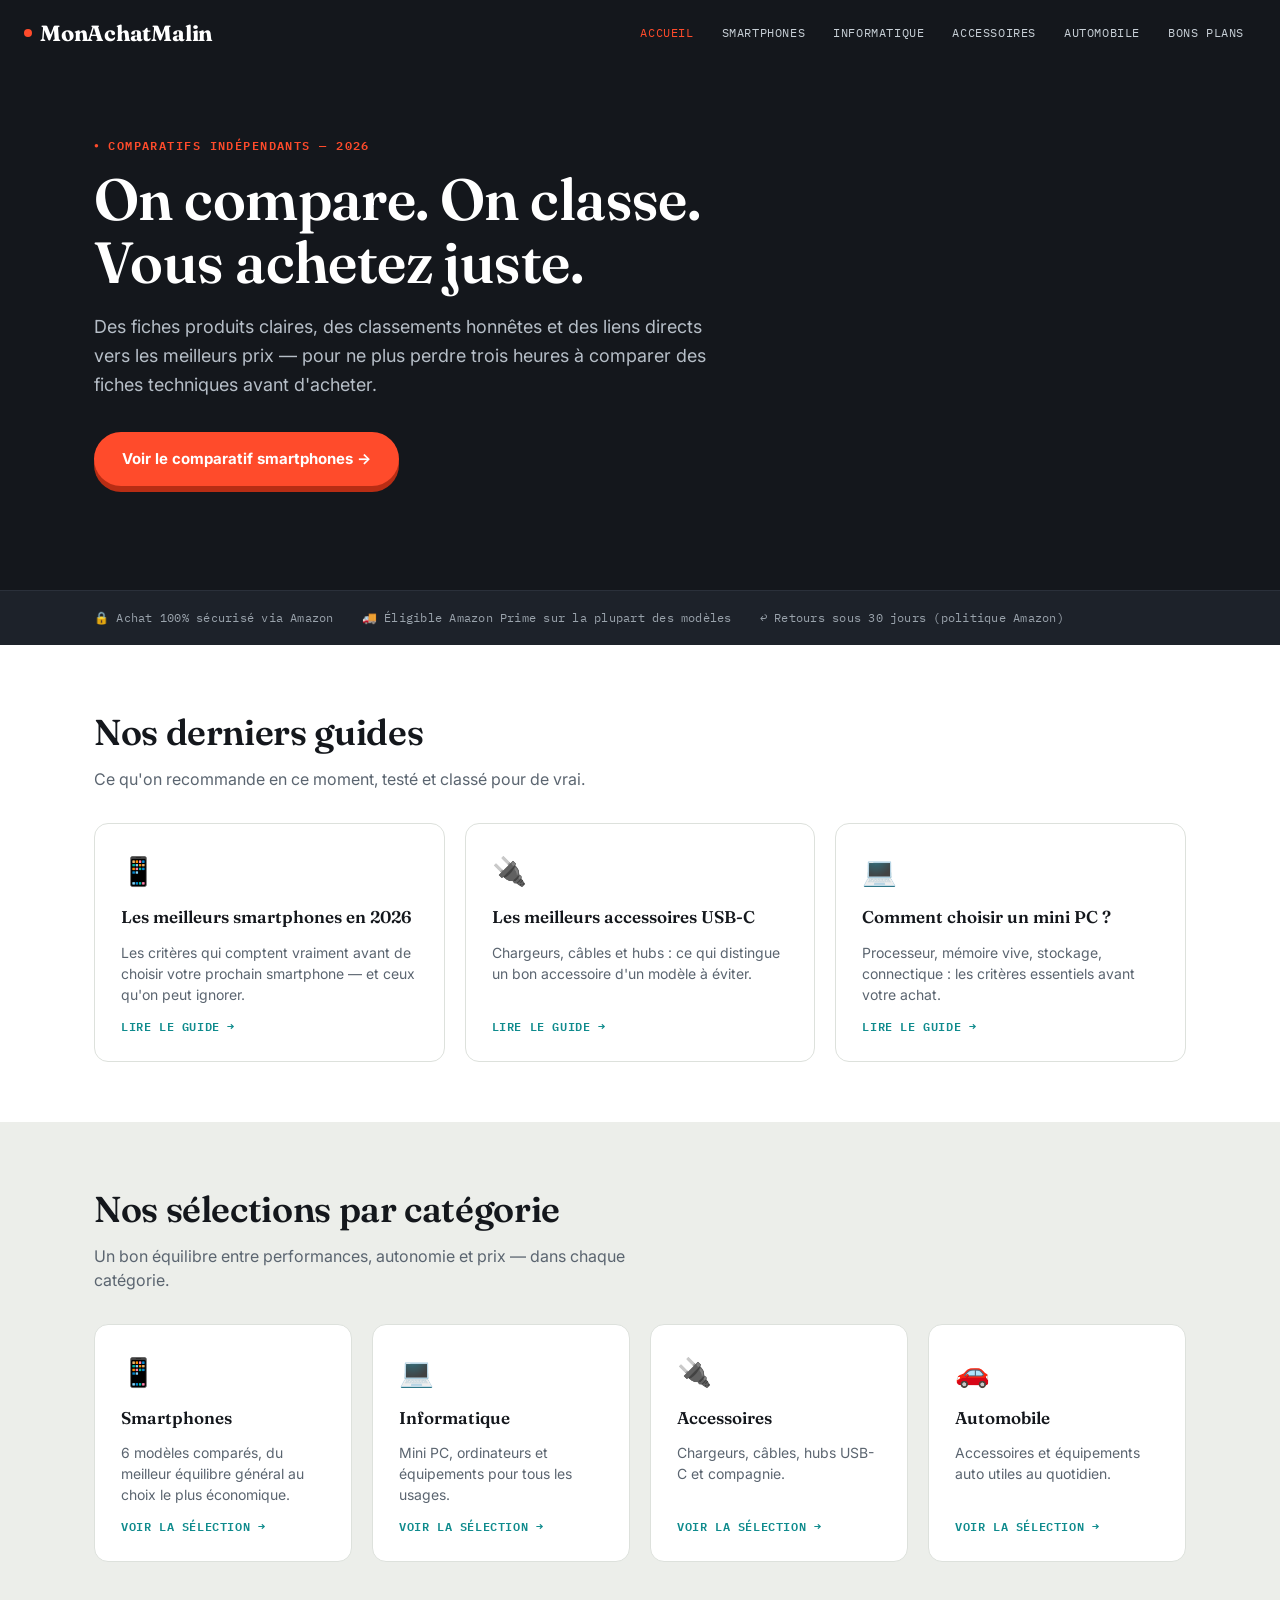
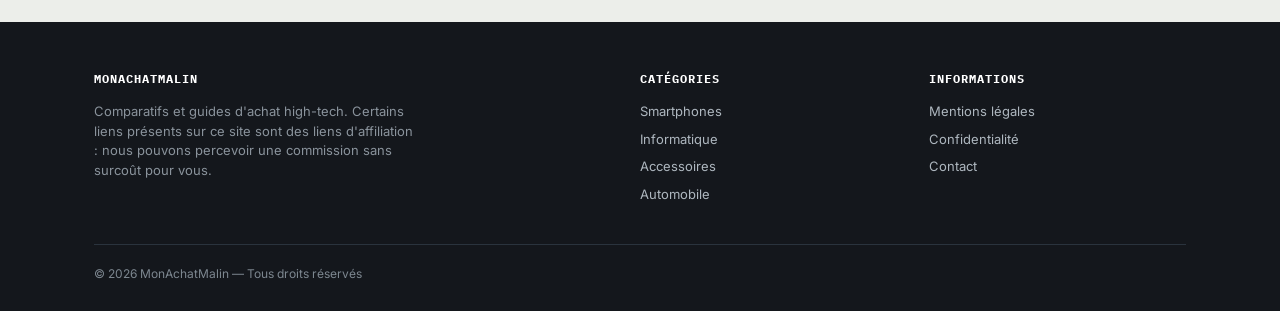
<file: index.html>
<!DOCTYPE html>
<html lang="fr">
<head>
<meta charset="UTF-8">
<meta name="viewport" content="width=device-width, initial-scale=1.0">
<title>MonAchatMalin | Comparatifs et guides d'achat high-tech</title>
<meta name="description" content="Comparatifs, guides d'achat et bons plans pour choisir vos smartphones, informatique, accessoires et équipements auto sans vous tromper.">
<meta property="og:title" content="MonAchatMalin | Comparatifs et guides d'achat">
<meta property="og:description" content="Comparatifs indépendants et sélections pour bien acheter votre prochain produit high-tech.">
<meta property="og:type" content="website">
<link rel="canonical" href="https://monachatmalin.github.io/">
<link rel="stylesheet" href="style.css">
</head>
<body>

<header class="site">
  <div class="bar">
    <a href="index.html" class="logo"><span class="dot"></span>MonAchatMalin</a>
    <nav class="main">
      <a href="index.html" class="current">Accueil</a>
      <a href="smartphones.html">Smartphones</a>
      <a href="informatique.html">Informatique</a>
      <a href="accessoires.html">Accessoires</a>
      <a href="automobile.html">Automobile</a>
      <a href="bons-plans.html">Bons plans</a>
    </nav>
  </div>
</header>

<section class="hero">
  <div class="wrap">
    <p class="eyebrow">Comparatifs indépendants — 2026</p>
    <h1>On compare. On classe. Vous achetez juste.</h1>
    <p class="lead">Des fiches produits claires, des classements honnêtes et des liens directs vers les meilleurs prix — pour ne plus perdre trois heures à comparer des fiches techniques avant d'acheter.</p>
    <div class="cta-group">
      <a href="smartphones-comparatif.html" class="btn primary">Voir le comparatif smartphones →</a>
    </div>
  </div>
  <div style="height:48px;"></div>
</section>
<div class="trust-strip">
  <div class="wrap">
    <span>🔒 Achat 100% sécurisé via Amazon</span>
    <span>🚚 Éligible Amazon Prime sur la plupart des modèles</span>
    <span>↩️ Retours sous 30 jours (politique Amazon)</span>
  </div>
</div>

<section class="on-card">
  <div class="wrap">
    <h2 class="section-title">Nos derniers guides</h2>
    <p class="section-sub">Ce qu'on recommande en ce moment, testé et classé pour de vrai.</p>
    <div class="grid cols-3">
      <div class="card">
        <span class="icon">📱</span>
        <h3>Les meilleurs smartphones en 2026</h3>
        <p>Les critères qui comptent vraiment avant de choisir votre prochain smartphone — et ceux qu'on peut ignorer.</p>
        <a href="smartphones-comparatif.html" class="card-link">Lire le guide →</a>
      </div>
      <div class="card">
        <span class="icon">🔌</span>
        <h3>Les meilleurs accessoires USB-C</h3>
        <p>Chargeurs, câbles et hubs : ce qui distingue un bon accessoire d'un modèle à éviter.</p>
        <a href="accessoires.html" class="card-link">Lire le guide →</a>
      </div>
      <div class="card">
        <span class="icon">💻</span>
        <h3>Comment choisir un mini PC ?</h3>
        <p>Processeur, mémoire vive, stockage, connectique : les critères essentiels avant votre achat.</p>
        <a href="informatique.html" class="card-link">Lire le guide →</a>
      </div>
    </div>
  </div>
</section>

<section>
  <div class="wrap">
    <h2 class="section-title">Nos sélections par catégorie</h2>
    <p class="section-sub">Un bon équilibre entre performances, autonomie et prix — dans chaque catégorie.</p>
    <div class="grid cols-4">
      <div class="card">
        <span class="icon">📱</span>
        <h3>Smartphones</h3>
        <p>6 modèles comparés, du meilleur équilibre général au choix le plus économique.</p>
        <a href="smartphones-comparatif.html" class="card-link">Voir la sélection →</a>
      </div>
      <div class="card">
        <span class="icon">💻</span>
        <h3>Informatique</h3>
        <p>Mini PC, ordinateurs et équipements pour tous les usages.</p>
        <a href="informatique.html" class="card-link">Voir la sélection →</a>
      </div>
      <div class="card">
        <span class="icon">🔌</span>
        <h3>Accessoires</h3>
        <p>Chargeurs, câbles, hubs USB-C et compagnie.</p>
        <a href="accessoires.html" class="card-link">Voir la sélection →</a>
      </div>
      <div class="card">
        <span class="icon">🚗</span>
        <h3>Automobile</h3>
        <p>Accessoires et équipements auto utiles au quotidien.</p>
        <a href="automobile.html" class="card-link">Voir la sélection →</a>
      </div>
    </div>
  </div>
</section>

<footer class="site">
  <div class="wrap">
    <div class="cols">
      <div>
        <h4>MonAchatMalin</h4>
        <p style="max-width:40ch; color:#8a939c;">Comparatifs et guides d'achat high-tech. Certains liens présents sur ce site sont des liens d'affiliation : nous pouvons percevoir une commission sans surcoût pour vous.</p>
      </div>
      <div>
        <h4>Catégories</h4>
        <a href="smartphones.html">Smartphones</a>
        <a href="informatique.html">Informatique</a>
        <a href="accessoires.html">Accessoires</a>
        <a href="automobile.html">Automobile</a>
      </div>
      <div>
        <h4>Informations</h4>
        <a href="mentions-legales.html">Mentions légales</a>
        <a href="politique-confidentialite.html">Confidentialité</a>
        <a href="contact.html">Contact</a>
      </div>
    </div>
    <div class="legal">© 2026 MonAchatMalin — Tous droits réservés</div>
  </div>
</footer>

</body>
</html>
</file>
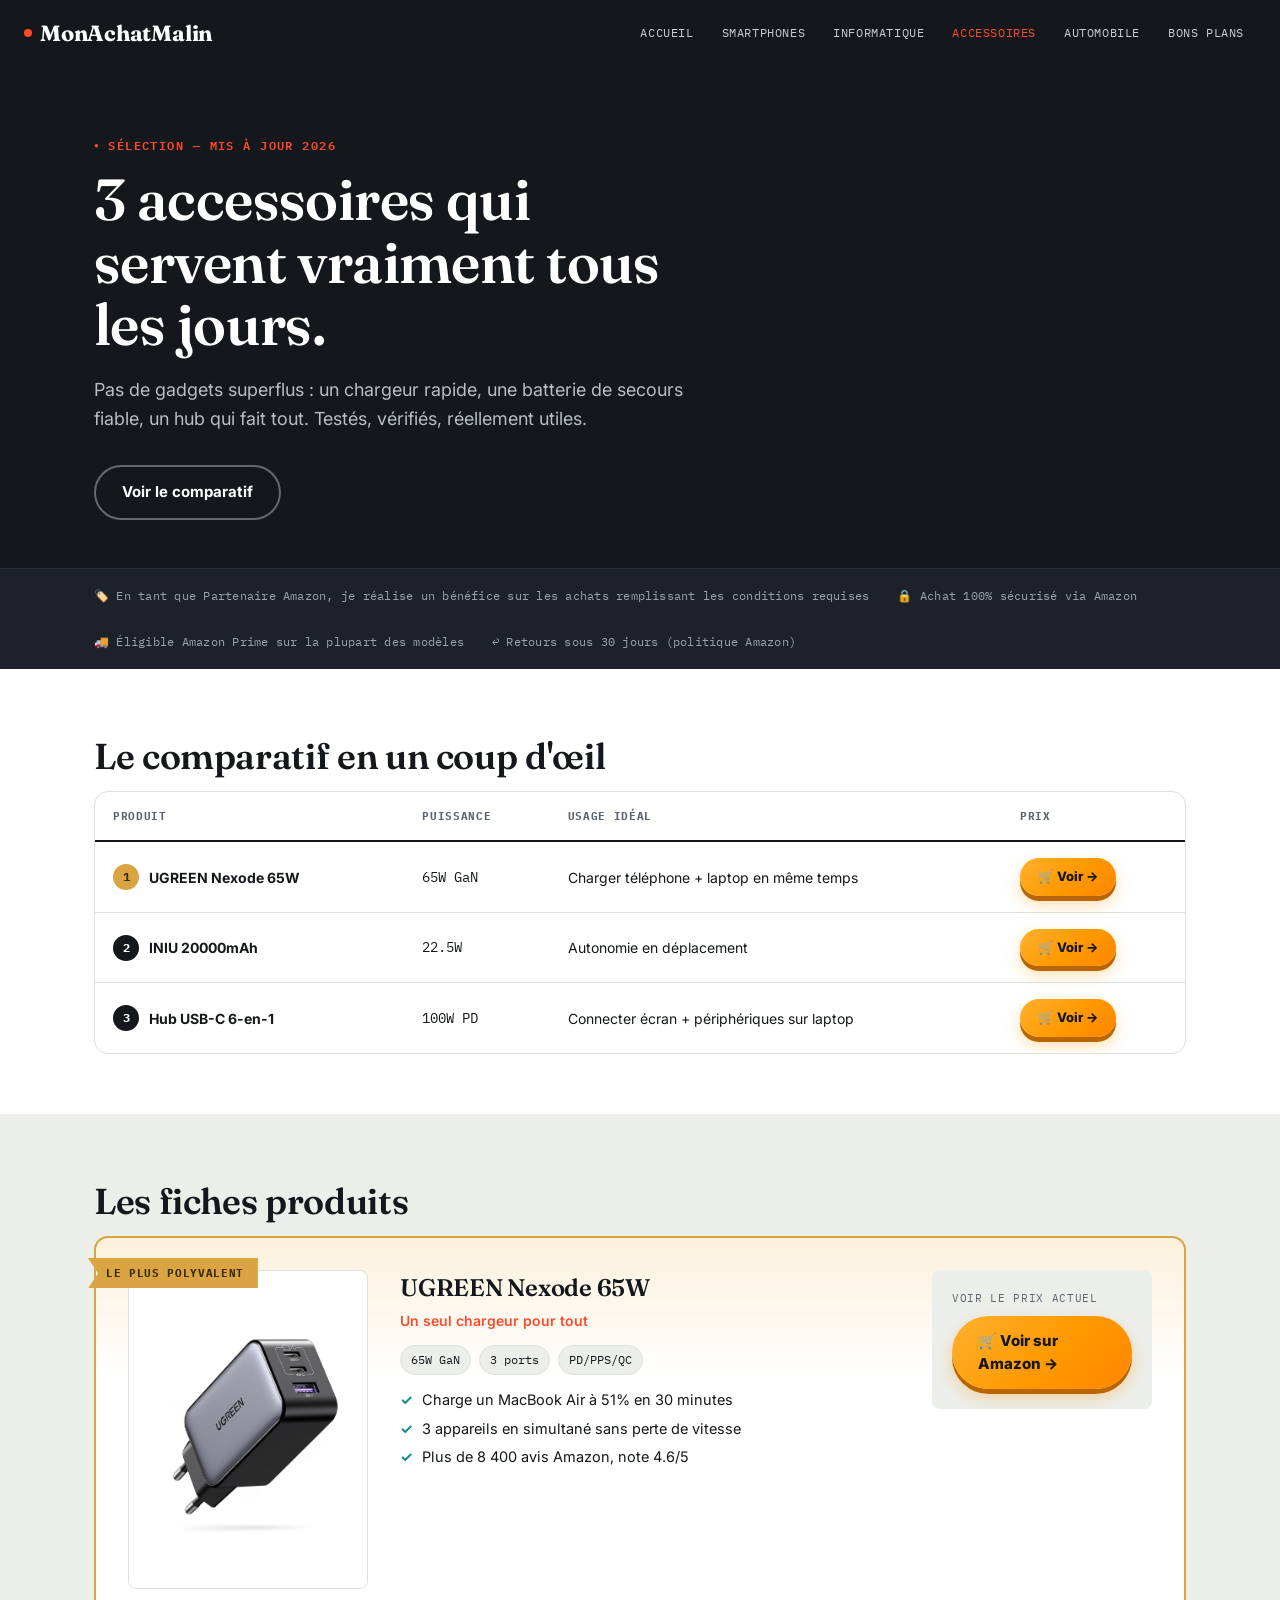
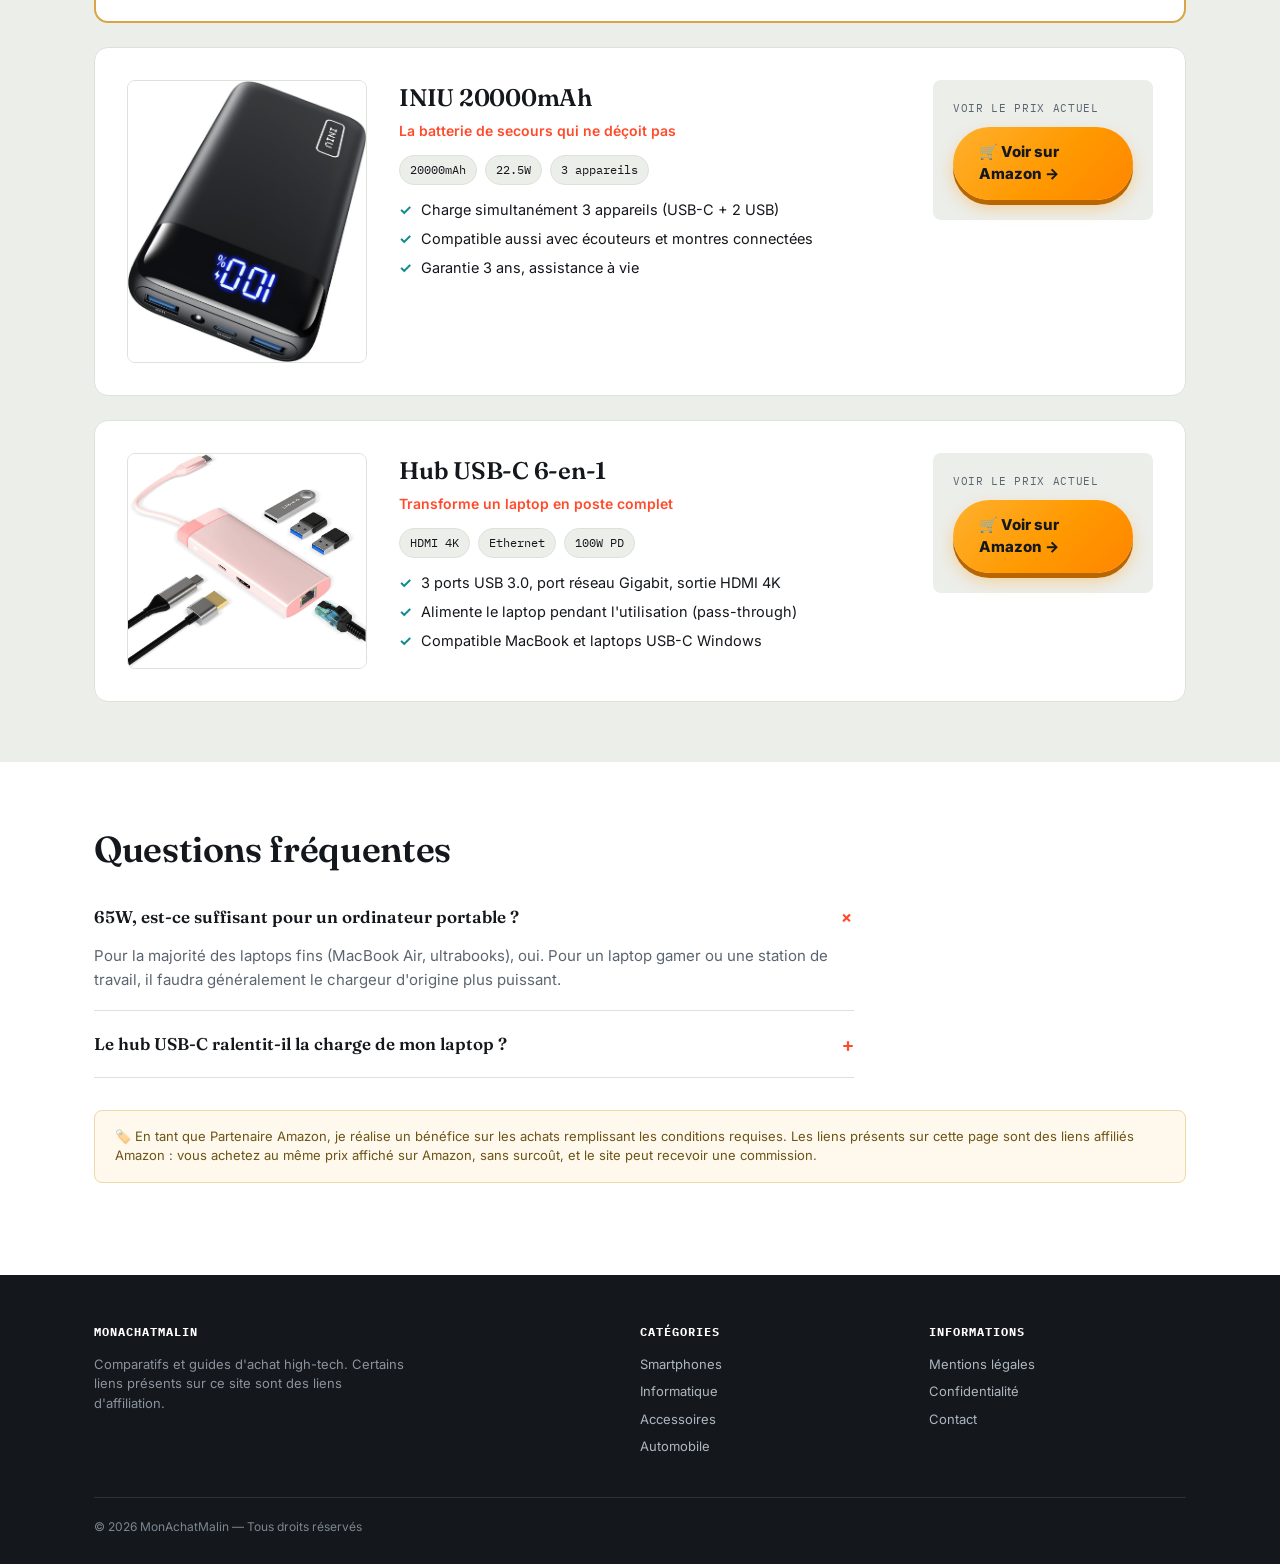
<file: accessoires.html>
<!DOCTYPE html>
<html lang="fr">
<head>
<meta charset="UTF-8">
<meta name="viewport" content="width=device-width, initial-scale=1.0">
<title>Meilleurs Accessoires Tech 2026 – Chargeur, batterie, hub | MonAchatMalin</title>
<meta name="description" content="Les 3 accessoires tech indispensables en 2026 : chargeur rapide GaN, batterie externe 20000mAh et hub USB-C 6-en-1 — sélection testée et vérifiée.">
<meta property="og:title" content="Meilleurs Accessoires Tech 2026">
<meta property="og:type" content="article">
<link rel="canonical" href="https://monachatmalin.github.io/accessoires.html">
<link rel="stylesheet" href="style.css">
</head>
<body>

<header class="site">
  <div class="bar">
    <a href="index.html" class="logo"><span class="dot"></span>MonAchatMalin</a>
    <nav class="main">
      <a href="index.html">Accueil</a>
      <a href="smartphones.html">Smartphones</a>
      <a href="informatique.html">Informatique</a>
      <a href="accessoires.html" class="current">Accessoires</a>
      <a href="automobile.html">Automobile</a>
      <a href="bons-plans.html">Bons plans</a>
    </nav>
  </div>
</header>

<section class="hero" style="padding-bottom:0;">
  <div class="wrap">
    <p class="eyebrow">Sélection — mis à jour 2026</p>
    <h1>3 accessoires qui servent vraiment tous les jours.</h1>
    <p class="lead">Pas de gadgets superflus : un chargeur rapide, une batterie de secours fiable, un hub qui fait tout. Testés, vérifiés, réellement utiles.</p>
    <div class="cta-group">
      <a href="#comparatif" class="btn ghost">Voir le comparatif</a>
    </div>
  </div>
  <div style="height:48px;"></div>
</section>
<div class="trust-strip">
  <div class="wrap">
    <span>🏷️ En tant que Partenaire Amazon, je réalise un bénéfice sur les achats remplissant les conditions requises</span>
    <span>🔒 Achat 100% sécurisé via Amazon</span>
    <span>🚚 Éligible Amazon Prime sur la plupart des modèles</span>
    <span>↩️ Retours sous 30 jours (politique Amazon)</span>
  </div>
</div>

<section id="comparatif" class="on-card">
  <div class="wrap">
    <h2 class="section-title">Le comparatif en un coup d'œil</h2>
    <div class="table-wrap">
      <table class="spec">
        <thead>
          <tr><th>Produit</th><th>Puissance</th><th>Usage idéal</th><th>Prix</th></tr>
        </thead>
        <tbody>
          <tr>
            <td class="name-cell"><span class="name-cell-inner"><span class="pill-rank gold">1</span> UGREEN Nexode 65W</span></td>
            <td class="spec-num" data-label="Puissance">65W GaN</td>
            <td data-label="Usage idéal">Charger téléphone + laptop en même temps</td>
            <td data-label="Prix"><a href="https://www.amazon.fr/dp/B091BRJSRN?tag=sasbo76-21" target="_blank" rel="sponsored noopener" class="btn amazon small">🛒 Voir →</a></td>
          </tr>
          <tr>
            <td class="name-cell"><span class="name-cell-inner"><span class="pill-rank">2</span> INIU 20000mAh</span></td>
            <td class="spec-num" data-label="Puissance">22.5W</td>
            <td data-label="Usage idéal">Autonomie en déplacement</td>
            <td data-label="Prix"><a href="https://www.amazon.fr/dp/B07YPS5JC5?tag=sasbo76-21" target="_blank" rel="sponsored noopener" class="btn amazon small">🛒 Voir →</a></td>
          </tr>
          <tr>
            <td class="name-cell"><span class="name-cell-inner"><span class="pill-rank">3</span> Hub USB-C 6-en-1</span></td>
            <td class="spec-num" data-label="Puissance">100W PD</td>
            <td data-label="Usage idéal">Connecter écran + périphériques sur laptop</td>
            <td data-label="Prix"><a href="https://www.amazon.fr/dp/B0BM65KCZP?tag=sasbo76-21" target="_blank" rel="sponsored noopener" class="btn amazon small">🛒 Voir →</a></td>
          </tr>
        </tbody>
      </table>
    </div>
  </div>
</section>

<section>
  <div class="wrap">
    <h2 class="section-title">Les fiches produits</h2>
    <div class="product-grid">

      <div class="product featured">
        <span class="ribbon">Le plus polyvalent</span>
        <div class="media"><img src="images/ugreen-nexode-65w.jpg" alt="UGREEN Nexode 65W chargeur GaN 3 ports"></div>
        <div class="body">
          <h3>UGREEN Nexode 65W</h3>
          <p class="tagline">Un seul chargeur pour tout</p>
          <div class="chips"><span class="chip">65W GaN</span><span class="chip">3 ports</span><span class="chip">PD/PPS/QC</span></div>
          <ul class="points">
            <li>Charge un MacBook Air à 51% en 30 minutes</li>
            <li>3 appareils en simultané sans perte de vitesse</li>
            <li>Plus de 8 400 avis Amazon, note 4.6/5</li>
          </ul>
        </div>
        <div class="buy-panel">
          <span class="price-label">Voir le prix actuel</span>
          <a href="https://www.amazon.fr/dp/B091BRJSRN?tag=sasbo76-21" target="_blank" rel="sponsored noopener" class="btn amazon block">🛒 Voir sur Amazon →</a>
        </div>
      </div>

      <div class="product">
        <div class="media"><img src="images/iniu-20000mah.jpg" alt="INIU batterie externe 20000mAh charge rapide"></div>
        <div class="body">
          <h3>INIU 20000mAh</h3>
          <p class="tagline">La batterie de secours qui ne déçoit pas</p>
          <div class="chips"><span class="chip">20000mAh</span><span class="chip">22.5W</span><span class="chip">3 appareils</span></div>
          <ul class="points">
            <li>Charge simultanément 3 appareils (USB-C + 2 USB)</li>
            <li>Compatible aussi avec écouteurs et montres connectées</li>
            <li>Garantie 3 ans, assistance à vie</li>
          </ul>
        </div>
        <div class="buy-panel">
          <span class="price-label">Voir le prix actuel</span>
          <a href="https://www.amazon.fr/dp/B07YPS5JC5?tag=sasbo76-21" target="_blank" rel="sponsored noopener" class="btn amazon block">🛒 Voir sur Amazon →</a>
        </div>
      </div>

      <div class="product">
        <div class="media"><img src="images/hub-usbc-6en1.jpg" alt="Hub USB-C 6-en-1 HDMI Ethernet 100W PD"></div>
        <div class="body">
          <h3>Hub USB-C 6-en-1</h3>
          <p class="tagline">Transforme un laptop en poste complet</p>
          <div class="chips"><span class="chip">HDMI 4K</span><span class="chip">Ethernet</span><span class="chip">100W PD</span></div>
          <ul class="points">
            <li>3 ports USB 3.0, port réseau Gigabit, sortie HDMI 4K</li>
            <li>Alimente le laptop pendant l'utilisation (pass-through)</li>
            <li>Compatible MacBook et laptops USB-C Windows</li>
          </ul>
        </div>
        <div class="buy-panel">
          <span class="price-label">Voir le prix actuel</span>
          <a href="https://www.amazon.fr/dp/B0BM65KCZP?tag=sasbo76-21" target="_blank" rel="sponsored noopener" class="btn amazon block">🛒 Voir sur Amazon →</a>
        </div>
      </div>

    </div>
  </div>
</section>

<section class="on-card">
  <div class="wrap">
    <h2 class="section-title">Questions fréquentes</h2>
    <div class="faq">
      <details open>
        <summary>65W, est-ce suffisant pour un ordinateur portable ?</summary>
        <p>Pour la majorité des laptops fins (MacBook Air, ultrabooks), oui. Pour un laptop gamer ou une station de travail, il faudra généralement le chargeur d'origine plus puissant.</p>
      </details>
      <details>
        <summary>Le hub USB-C ralentit-il la charge de mon laptop ?</summary>
        <p>Non, tant que vous respectez la puissance indiquée (100W ici) et que vous branchez le hub à une source suffisamment puissante.</p>
      </details>
    </div>
    <div class="disclosure">
      🏷️ En tant que Partenaire Amazon, je réalise un bénéfice sur les achats remplissant les conditions requises. Les liens présents sur cette page sont des liens affiliés Amazon : vous achetez au même prix affiché sur Amazon, sans surcoût, et le site peut recevoir une commission.
    </div>
  </div>
</section>

<footer class="site">
  <div class="wrap">
    <div class="cols">
      <div>
        <h4>MonAchatMalin</h4>
        <p style="max-width:40ch; color:#8a939c;">Comparatifs et guides d'achat high-tech. Certains liens présents sur ce site sont des liens d'affiliation.</p>
      </div>
      <div>
        <h4>Catégories</h4>
        <a href="smartphones.html">Smartphones</a>
        <a href="informatique.html">Informatique</a>
        <a href="accessoires.html">Accessoires</a>
        <a href="automobile.html">Automobile</a>
      </div>
      <div>
        <h4>Informations</h4>
        <a href="mentions-legales.html">Mentions légales</a>
        <a href="politique-confidentialite.html">Confidentialité</a>
        <a href="contact.html">Contact</a>
      </div>
    </div>
    <div class="legal">© 2026 MonAchatMalin — Tous droits réservés</div>
  </div>
</footer>

</body>
</html>
</file>
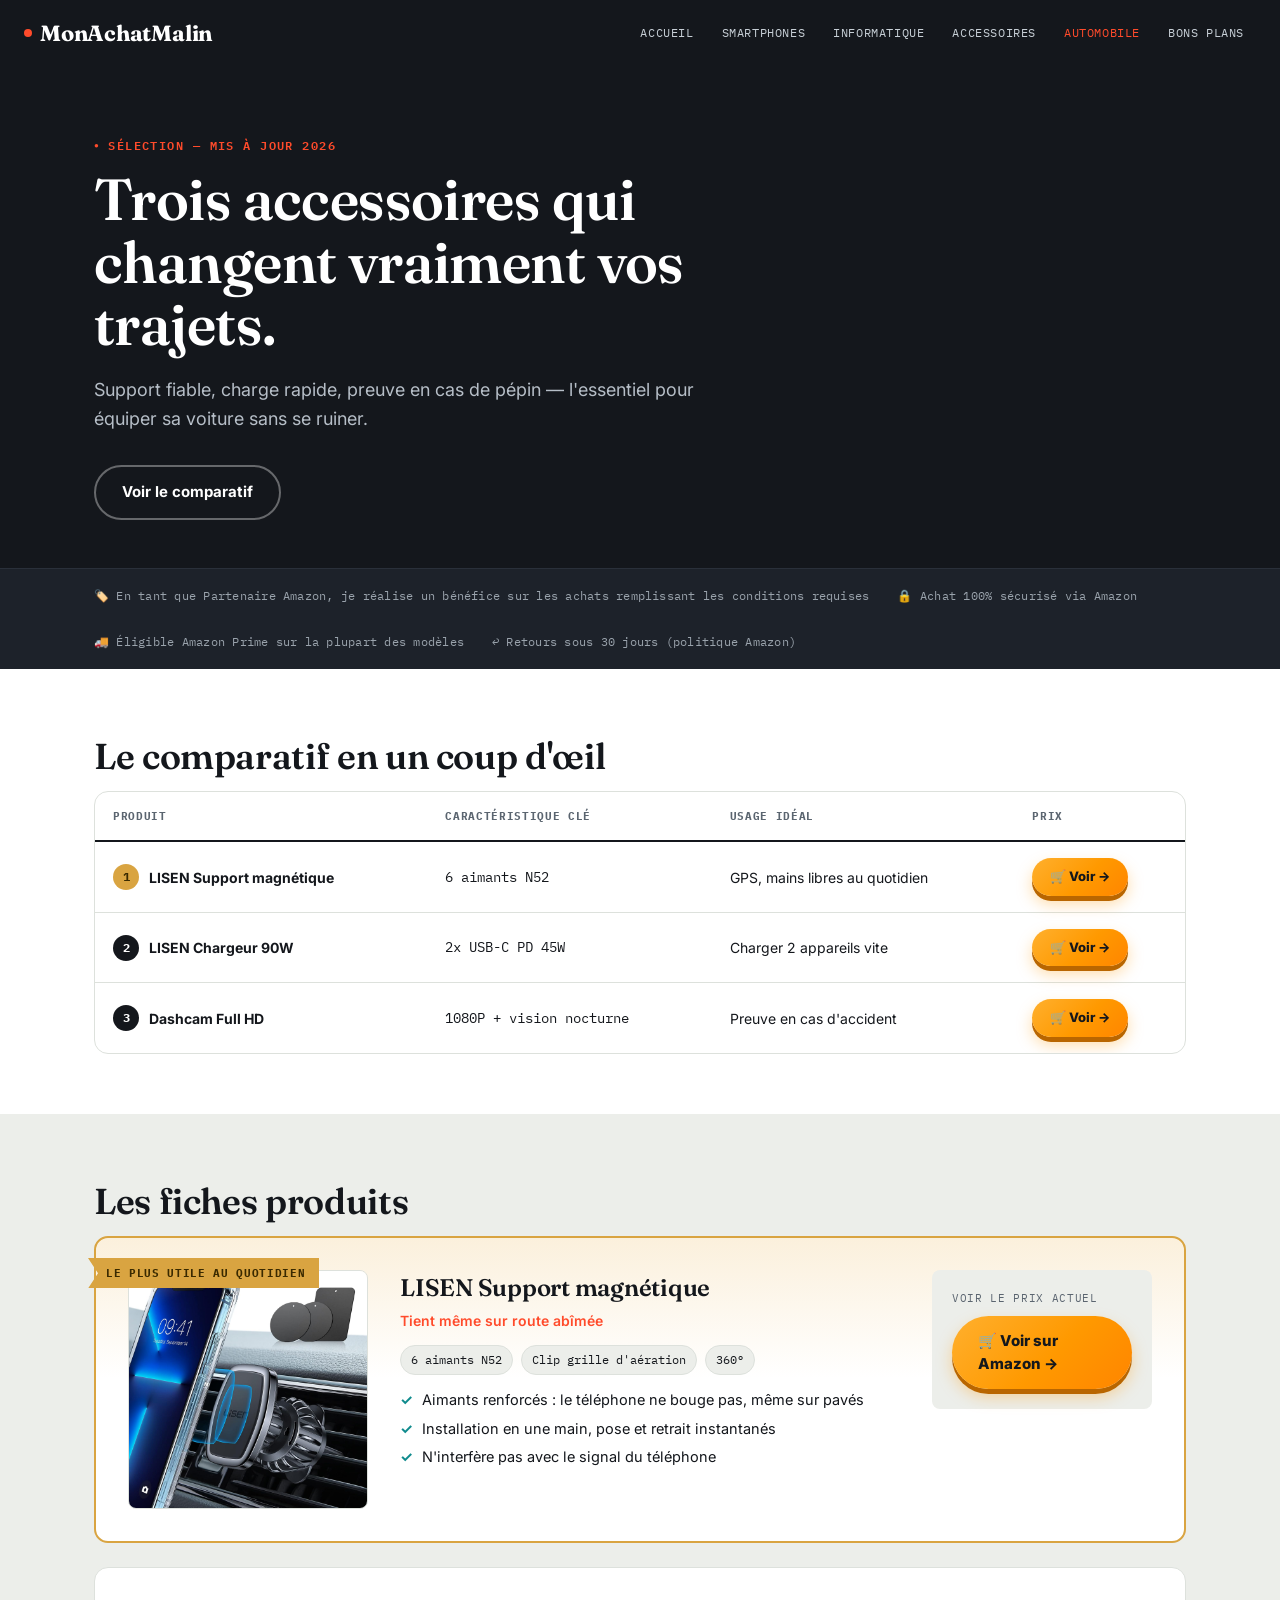
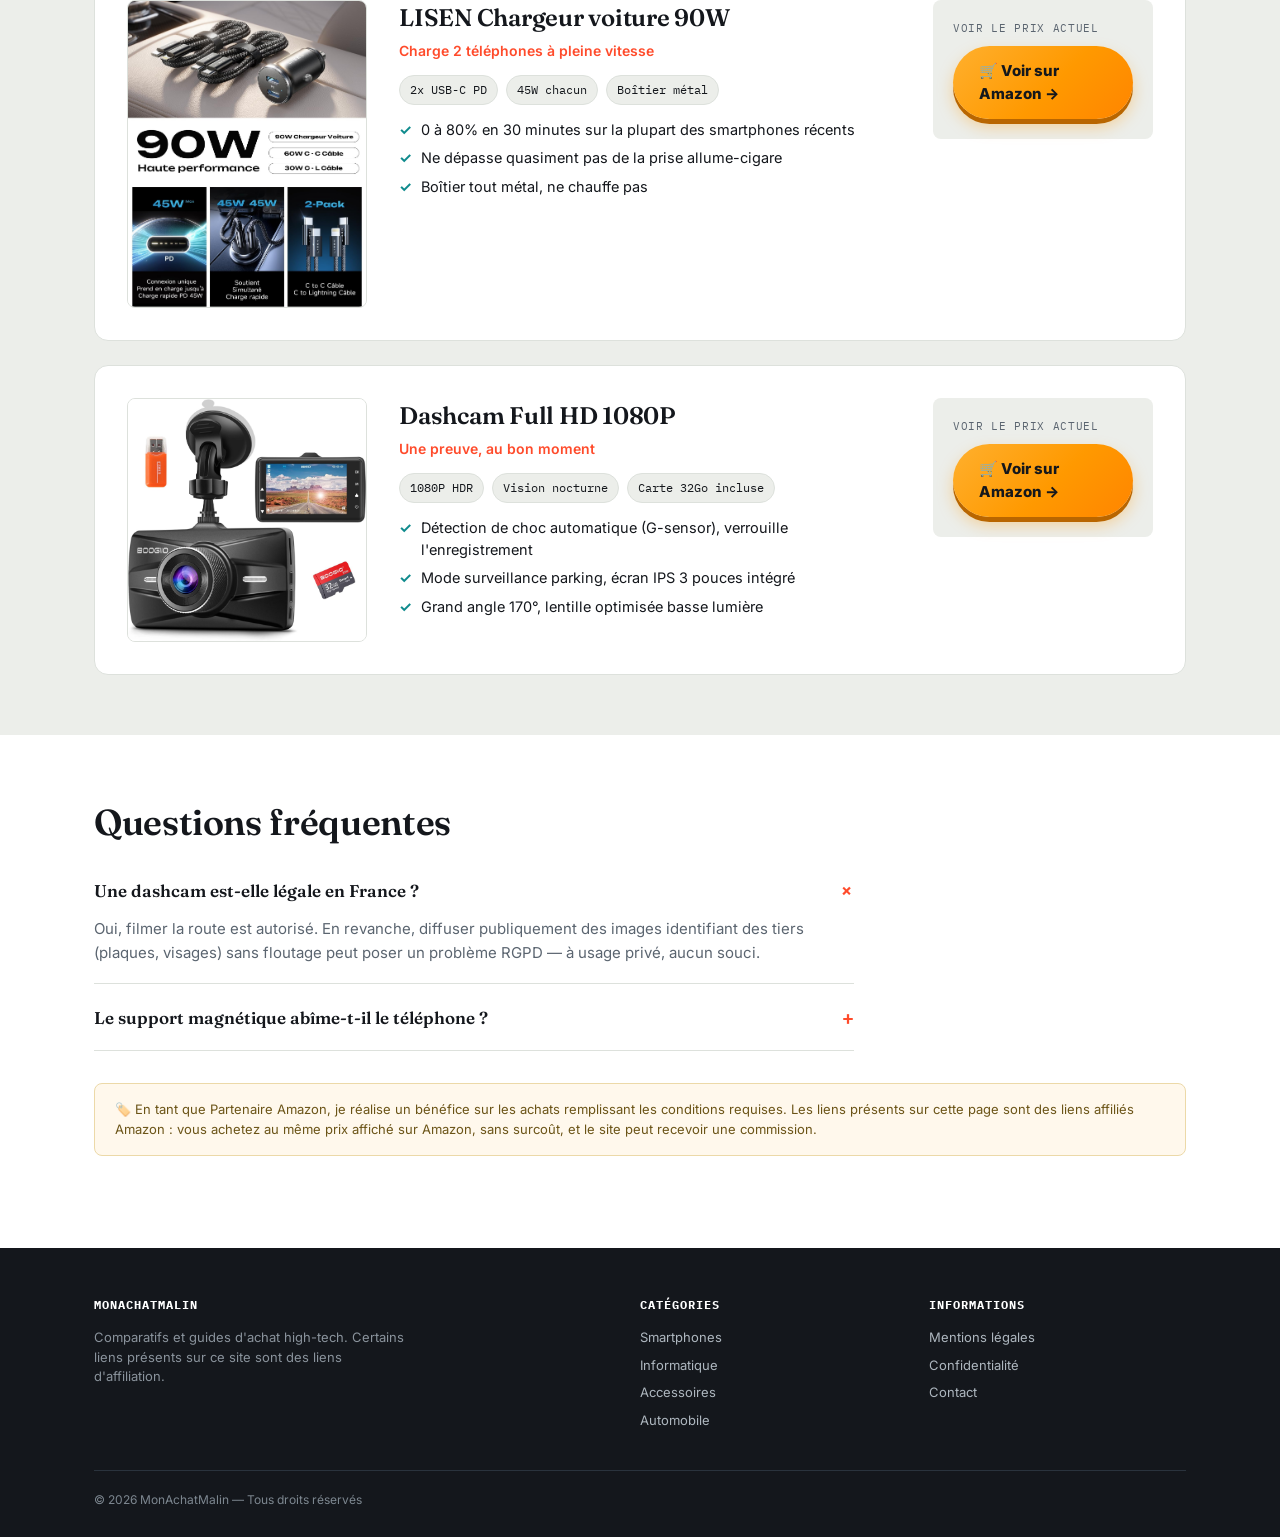
<file: automobile.html>
<!DOCTYPE html>
<html lang="fr">
<head>
<meta charset="UTF-8">
<meta name="viewport" content="width=device-width, initial-scale=1.0">
<title>Meilleurs Accessoires Auto 2026 – Support, chargeur, dashcam | MonAchatMalin</title>
<meta name="description" content="3 accessoires auto essentiels en 2026 : support téléphone magnétique, chargeur voiture USB-C rapide et dashcam — sélection testée et vérifiée.">
<meta property="og:title" content="Meilleurs Accessoires Auto 2026">
<meta property="og:type" content="article">
<link rel="canonical" href="https://monachatmalin.github.io/automobile.html">
<link rel="stylesheet" href="style.css">
</head>
<body>

<header class="site">
  <div class="bar">
    <a href="index.html" class="logo"><span class="dot"></span>MonAchatMalin</a>
    <nav class="main">
      <a href="index.html">Accueil</a>
      <a href="smartphones.html">Smartphones</a>
      <a href="informatique.html">Informatique</a>
      <a href="accessoires.html">Accessoires</a>
      <a href="automobile.html" class="current">Automobile</a>
      <a href="bons-plans.html">Bons plans</a>
    </nav>
  </div>
</header>

<section class="hero" style="padding-bottom:0;">
  <div class="wrap">
    <p class="eyebrow">Sélection — mis à jour 2026</p>
    <h1>Trois accessoires qui changent vraiment vos trajets.</h1>
    <p class="lead">Support fiable, charge rapide, preuve en cas de pépin — l'essentiel pour équiper sa voiture sans se ruiner.</p>
    <div class="cta-group">
      <a href="#comparatif" class="btn ghost">Voir le comparatif</a>
    </div>
  </div>
  <div style="height:48px;"></div>
</section>
<div class="trust-strip">
  <div class="wrap">
    <span>🏷️ En tant que Partenaire Amazon, je réalise un bénéfice sur les achats remplissant les conditions requises</span>
    <span>🔒 Achat 100% sécurisé via Amazon</span>
    <span>🚚 Éligible Amazon Prime sur la plupart des modèles</span>
    <span>↩️ Retours sous 30 jours (politique Amazon)</span>
  </div>
</div>

<section id="comparatif" class="on-card">
  <div class="wrap">
    <h2 class="section-title">Le comparatif en un coup d'œil</h2>
    <div class="table-wrap">
      <table class="spec">
        <thead>
          <tr><th>Produit</th><th>Caractéristique clé</th><th>Usage idéal</th><th>Prix</th></tr>
        </thead>
        <tbody>
          <tr>
            <td class="name-cell"><span class="name-cell-inner"><span class="pill-rank gold">1</span> LISEN Support magnétique</span></td>
            <td class="spec-num" data-label="Caractéristique">6 aimants N52</td>
            <td data-label="Usage idéal">GPS, mains libres au quotidien</td>
            <td data-label="Prix"><a href="https://www.amazon.fr/dp/B09KC69Y2K?tag=sasbo76-21" target="_blank" rel="sponsored noopener" class="btn amazon small">🛒 Voir →</a></td>
          </tr>
          <tr>
            <td class="name-cell"><span class="name-cell-inner"><span class="pill-rank">2</span> LISEN Chargeur 90W</span></td>
            <td class="spec-num" data-label="Caractéristique">2x USB-C PD 45W</td>
            <td data-label="Usage idéal">Charger 2 appareils vite</td>
            <td data-label="Prix"><a href="https://www.amazon.fr/dp/B0CHP34HQL?tag=sasbo76-21" target="_blank" rel="sponsored noopener" class="btn amazon small">🛒 Voir →</a></td>
          </tr>
          <tr>
            <td class="name-cell"><span class="name-cell-inner"><span class="pill-rank">3</span> Dashcam Full HD</span></td>
            <td class="spec-num" data-label="Caractéristique">1080P + vision nocturne</td>
            <td data-label="Usage idéal">Preuve en cas d'accident</td>
            <td data-label="Prix"><a href="https://www.amazon.fr/dp/B08LZJ8GMH?tag=sasbo76-21" target="_blank" rel="sponsored noopener" class="btn amazon small">🛒 Voir →</a></td>
          </tr>
        </tbody>
      </table>
    </div>
  </div>
</section>

<section>
  <div class="wrap">
    <h2 class="section-title">Les fiches produits</h2>
    <div class="product-grid">

      <div class="product featured">
        <span class="ribbon">Le plus utile au quotidien</span>
        <div class="media"><img src="images/lisen-support-magnetique.jpg" alt="LISEN support téléphone voiture magnétique 6 aimants N52"></div>
        <div class="body">
          <h3>LISEN Support magnétique</h3>
          <p class="tagline">Tient même sur route abîmée</p>
          <div class="chips"><span class="chip">6 aimants N52</span><span class="chip">Clip grille d'aération</span><span class="chip">360°</span></div>
          <ul class="points">
            <li>Aimants renforcés : le téléphone ne bouge pas, même sur pavés</li>
            <li>Installation en une main, pose et retrait instantanés</li>
            <li>N'interfère pas avec le signal du téléphone</li>
          </ul>
        </div>
        <div class="buy-panel">
          <span class="price-label">Voir le prix actuel</span>
          <a href="https://www.amazon.fr/dp/B09KC69Y2K?tag=sasbo76-21" target="_blank" rel="sponsored noopener" class="btn amazon block">🛒 Voir sur Amazon →</a>
        </div>
      </div>

      <div class="product">
        <div class="media"><img src="images/lisen-chargeur-voiture-90w.jpg" alt="LISEN chargeur voiture 90W double USB-C PD"></div>
        <div class="body">
          <h3>LISEN Chargeur voiture 90W</h3>
          <p class="tagline">Charge 2 téléphones à pleine vitesse</p>
          <div class="chips"><span class="chip">2x USB-C PD</span><span class="chip">45W chacun</span><span class="chip">Boîtier métal</span></div>
          <ul class="points">
            <li>0 à 80% en 30 minutes sur la plupart des smartphones récents</li>
            <li>Ne dépasse quasiment pas de la prise allume-cigare</li>
            <li>Boîtier tout métal, ne chauffe pas</li>
          </ul>
        </div>
        <div class="buy-panel">
          <span class="price-label">Voir le prix actuel</span>
          <a href="https://www.amazon.fr/dp/B0CHP34HQL?tag=sasbo76-21" target="_blank" rel="sponsored noopener" class="btn amazon block">🛒 Voir sur Amazon →</a>
        </div>
      </div>

      <div class="product">
        <div class="media"><img src="images/dashcam-1080p.jpg" alt="Dashcam Full HD 1080p vision nocturne écran 3 pouces"></div>
        <div class="body">
          <h3>Dashcam Full HD 1080P</h3>
          <p class="tagline">Une preuve, au bon moment</p>
          <div class="chips"><span class="chip">1080P HDR</span><span class="chip">Vision nocturne</span><span class="chip">Carte 32Go incluse</span></div>
          <ul class="points">
            <li>Détection de choc automatique (G-sensor), verrouille l'enregistrement</li>
            <li>Mode surveillance parking, écran IPS 3 pouces intégré</li>
            <li>Grand angle 170°, lentille optimisée basse lumière</li>
          </ul>
        </div>
        <div class="buy-panel">
          <span class="price-label">Voir le prix actuel</span>
          <a href="https://www.amazon.fr/dp/B08LZJ8GMH?tag=sasbo76-21" target="_blank" rel="sponsored noopener" class="btn amazon block">🛒 Voir sur Amazon →</a>
        </div>
      </div>

    </div>
  </div>
</section>

<section class="on-card">
  <div class="wrap">
    <h2 class="section-title">Questions fréquentes</h2>
    <div class="faq">
      <details open>
        <summary>Une dashcam est-elle légale en France ?</summary>
        <p>Oui, filmer la route est autorisé. En revanche, diffuser publiquement des images identifiant des tiers (plaques, visages) sans floutage peut poser un problème RGPD — à usage privé, aucun souci.</p>
      </details>
      <details>
        <summary>Le support magnétique abîme-t-il le téléphone ?</summary>
        <p>Non, l'aimant agit sur une plaque métal fine collée au dos du téléphone ou de la coque, sans impact sur l'électronique interne des smartphones modernes.</p>
      </details>
    </div>
    <div class="disclosure">
      🏷️ En tant que Partenaire Amazon, je réalise un bénéfice sur les achats remplissant les conditions requises. Les liens présents sur cette page sont des liens affiliés Amazon : vous achetez au même prix affiché sur Amazon, sans surcoût, et le site peut recevoir une commission.
    </div>
  </div>
</section>

<footer class="site">
  <div class="wrap">
    <div class="cols">
      <div>
        <h4>MonAchatMalin</h4>
        <p style="max-width:40ch; color:#8a939c;">Comparatifs et guides d'achat high-tech. Certains liens présents sur ce site sont des liens d'affiliation.</p>
      </div>
      <div>
        <h4>Catégories</h4>
        <a href="smartphones.html">Smartphones</a>
        <a href="informatique.html">Informatique</a>
        <a href="accessoires.html">Accessoires</a>
        <a href="automobile.html">Automobile</a>
      </div>
      <div>
        <h4>Informations</h4>
        <a href="mentions-legales.html">Mentions légales</a>
        <a href="politique-confidentialite.html">Confidentialité</a>
        <a href="contact.html">Contact</a>
      </div>
    </div>
    <div class="legal">© 2026 MonAchatMalin — Tous droits réservés</div>
  </div>
</footer>

</body>
</html>
</file>
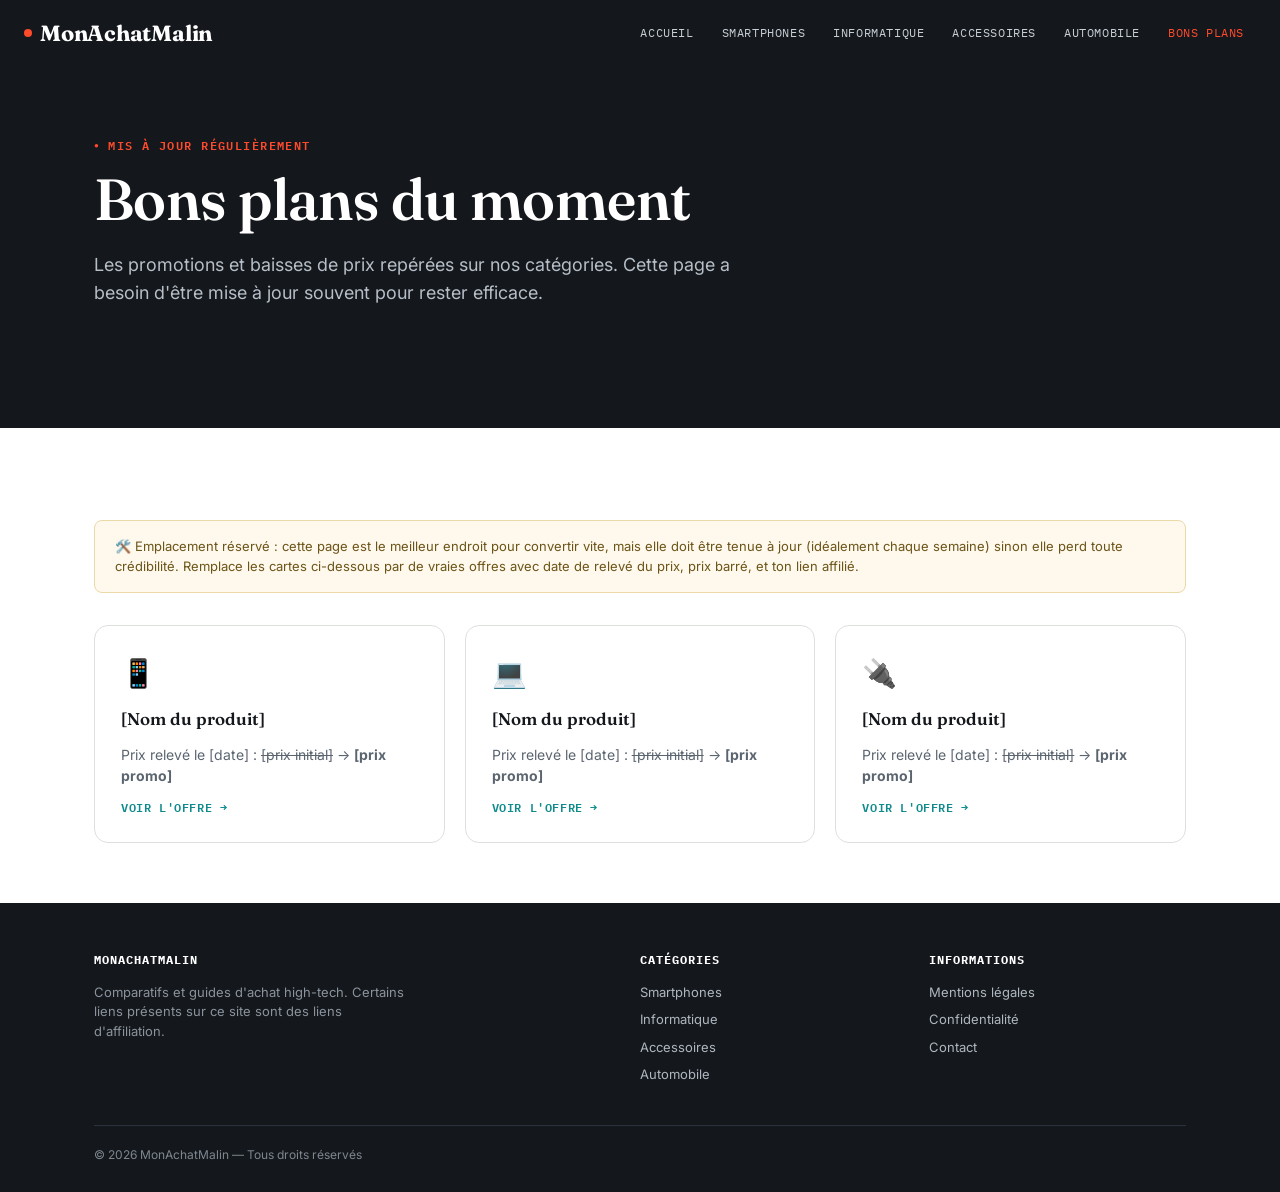
<file: bons-plans.html>
<!DOCTYPE html>
<html lang="fr">
<head>
<meta charset="UTF-8">
<meta name="viewport" content="width=device-width, initial-scale=1.0">
<title>Bons plans – Promotions high-tech | MonAchatMalin</title>
<meta name="description" content="Les bons plans et promotions du moment sur les smartphones, l'informatique et les accessoires.">
<link rel="canonical" href="https://monachatmalin.github.io/bons-plans.html">
<link rel="stylesheet" href="style.css">
</head>
<body>

<header class="site">
  <div class="bar">
    <a href="index.html" class="logo"><span class="dot"></span>MonAchatMalin</a>
    <nav class="main">
      <a href="index.html">Accueil</a>
      <a href="smartphones.html">Smartphones</a>
      <a href="informatique.html">Informatique</a>
      <a href="accessoires.html">Accessoires</a>
      <a href="automobile.html">Automobile</a>
      <a href="bons-plans.html" class="current">Bons plans</a>
    </nav>
  </div>
</header>

<section class="hero">
  <div class="wrap">
    <p class="eyebrow">Mis à jour régulièrement</p>
    <h1>Bons plans du moment</h1>
    <p class="lead">Les promotions et baisses de prix repérées sur nos catégories. Cette page a besoin d'être mise à jour souvent pour rester efficace.</p>
  </div>
  <div style="height:32px;"></div>
</section>

<section class="on-card">
  <div class="wrap">
    <div class="disclosure">
      🛠️ Emplacement réservé : cette page est le meilleur endroit pour convertir vite, mais elle doit être tenue à jour (idéalement chaque semaine) sinon elle perd toute crédibilité. Remplace les cartes ci-dessous par de vraies offres avec date de relevé du prix, prix barré, et ton lien affilié.
    </div>
    <div class="grid cols-3">
      <div class="card">
        <span class="icon">📱</span>
        <h3>[Nom du produit]</h3>
        <p>Prix relevé le [date] : <s>[prix initial]</s> → <b>[prix promo]</b></p>
        <a href="#" class="card-link">Voir l'offre →</a>
      </div>
      <div class="card">
        <span class="icon">💻</span>
        <h3>[Nom du produit]</h3>
        <p>Prix relevé le [date] : <s>[prix initial]</s> → <b>[prix promo]</b></p>
        <a href="#" class="card-link">Voir l'offre →</a>
      </div>
      <div class="card">
        <span class="icon">🔌</span>
        <h3>[Nom du produit]</h3>
        <p>Prix relevé le [date] : <s>[prix initial]</s> → <b>[prix promo]</b></p>
        <a href="#" class="card-link">Voir l'offre →</a>
      </div>
    </div>
  </div>
</section>

<footer class="site">
  <div class="wrap">
    <div class="cols">
      <div>
        <h4>MonAchatMalin</h4>
        <p style="max-width:40ch; color:#8a939c;">Comparatifs et guides d'achat high-tech. Certains liens présents sur ce site sont des liens d'affiliation.</p>
      </div>
      <div>
        <h4>Catégories</h4>
        <a href="smartphones.html">Smartphones</a>
        <a href="informatique.html">Informatique</a>
        <a href="accessoires.html">Accessoires</a>
        <a href="automobile.html">Automobile</a>
      </div>
      <div>
        <h4>Informations</h4>
        <a href="mentions-legales.html">Mentions légales</a>
        <a href="politique-confidentialite.html">Confidentialité</a>
        <a href="contact.html">Contact</a>
      </div>
    </div>
    <div class="legal">© 2026 MonAchatMalin — Tous droits réservés</div>
  </div>
</footer>

</body>
</html>
</file>
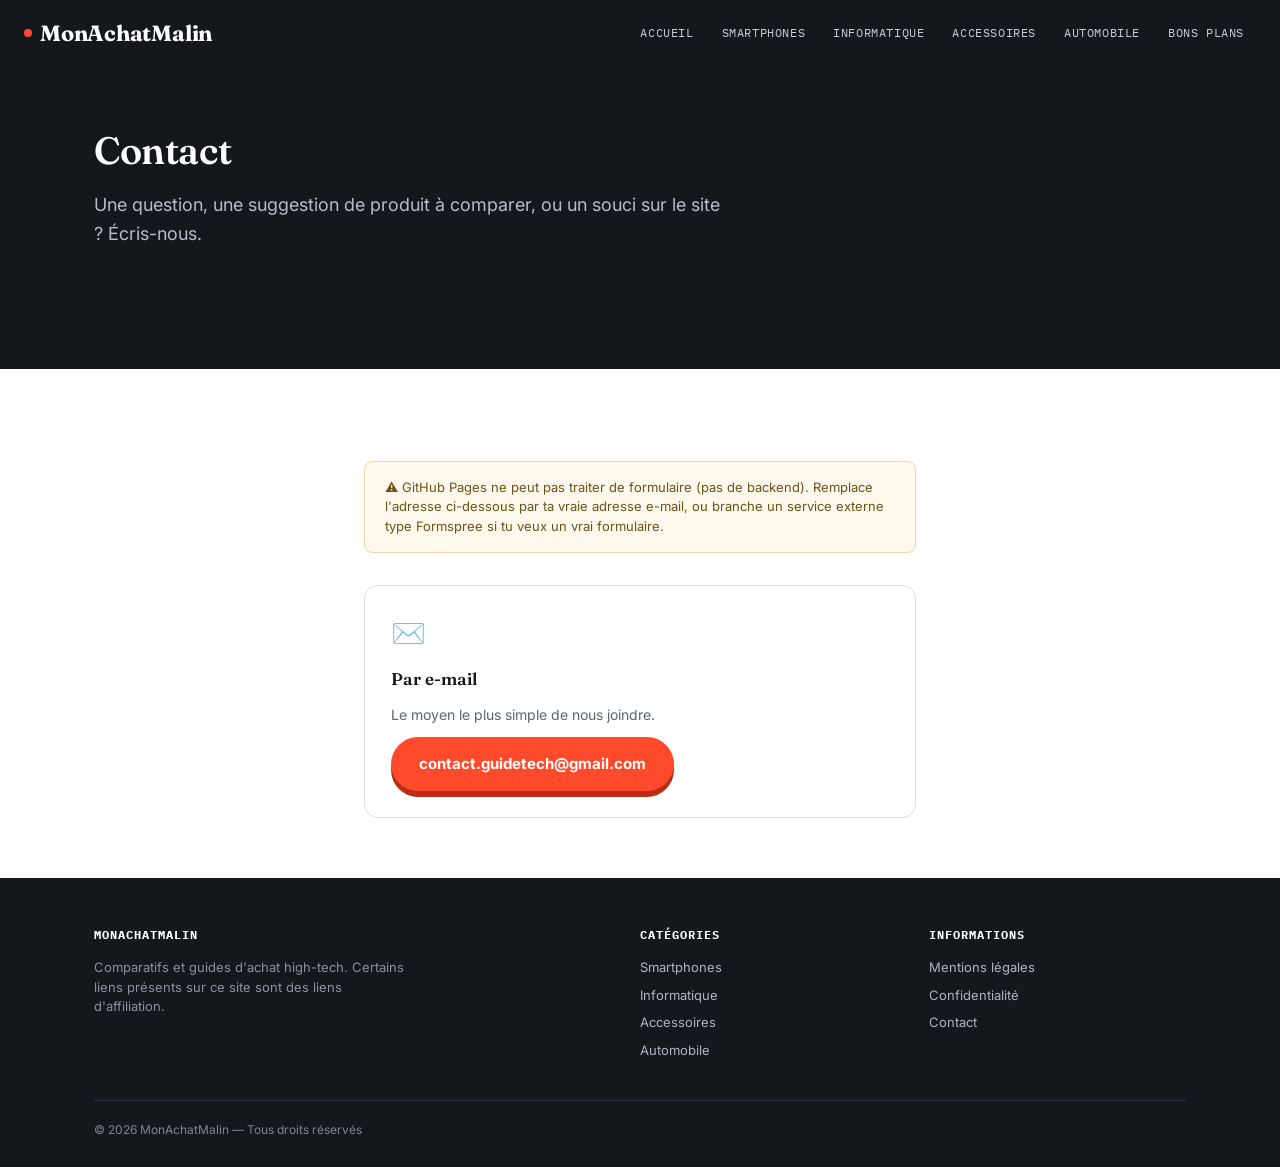
<file: contact.html>
<!DOCTYPE html>
<html lang="fr">
<head>
<meta charset="UTF-8">
<meta name="viewport" content="width=device-width, initial-scale=1.0">
<title>Contact | MonAchatMalin</title>
<meta name="description" content="Contacter l'équipe de MonAchatMalin.">
<link rel="canonical" href="https://monachatmalin.github.io/contact.html">
<link rel="stylesheet" href="style.css">
</head>
<body>

<header class="site">
  <div class="bar">
    <a href="index.html" class="logo"><span class="dot"></span>MonAchatMalin</a>
    <nav class="main">
      <a href="index.html">Accueil</a>
      <a href="smartphones.html">Smartphones</a>
      <a href="informatique.html">Informatique</a>
      <a href="accessoires.html">Accessoires</a>
      <a href="automobile.html">Automobile</a>
      <a href="bons-plans.html">Bons plans</a>
    </nav>
  </div>
</header>

<section class="hero">
  <div class="wrap">
    <h1 style="font-size:38px;">Contact</h1>
    <p class="lead">Une question, une suggestion de produit à comparer, ou un souci sur le site ? Écris-nous.</p>
  </div>
  <div style="height:32px;"></div>
</section>

<section class="on-card">
  <div class="wrap" style="max-width:600px;">
    <div class="disclosure">
      ⚠️ GitHub Pages ne peut pas traiter de formulaire (pas de backend). Remplace l'adresse ci-dessous par ta vraie adresse e-mail, ou branche un service externe type Formspree si tu veux un vrai formulaire.
    </div>
    <div class="card">
      <span class="icon">✉️</span>
      <h3>Par e-mail</h3>
      <p>Le moyen le plus simple de nous joindre.</p>
      <a href="mailto:contact.guidetech@gmail.com" class="btn primary" style="align-self:flex-start;">contact.guidetech@gmail.com</a>
    </div>
  </div>
</section>

<footer class="site">
  <div class="wrap">
    <div class="cols">
      <div>
        <h4>MonAchatMalin</h4>
        <p style="max-width:40ch; color:#8a939c;">Comparatifs et guides d'achat high-tech. Certains liens présents sur ce site sont des liens d'affiliation.</p>
      </div>
      <div>
        <h4>Catégories</h4>
        <a href="smartphones.html">Smartphones</a>
        <a href="informatique.html">Informatique</a>
        <a href="accessoires.html">Accessoires</a>
        <a href="automobile.html">Automobile</a>
      </div>
      <div>
        <h4>Informations</h4>
        <a href="mentions-legales.html">Mentions légales</a>
        <a href="politique-confidentialite.html">Confidentialité</a>
        <a href="contact.html">Contact</a>
      </div>
    </div>
    <div class="legal">© 2026 MonAchatMalin — Tous droits réservés</div>
  </div>
</footer>

</body>
</html>
</file>
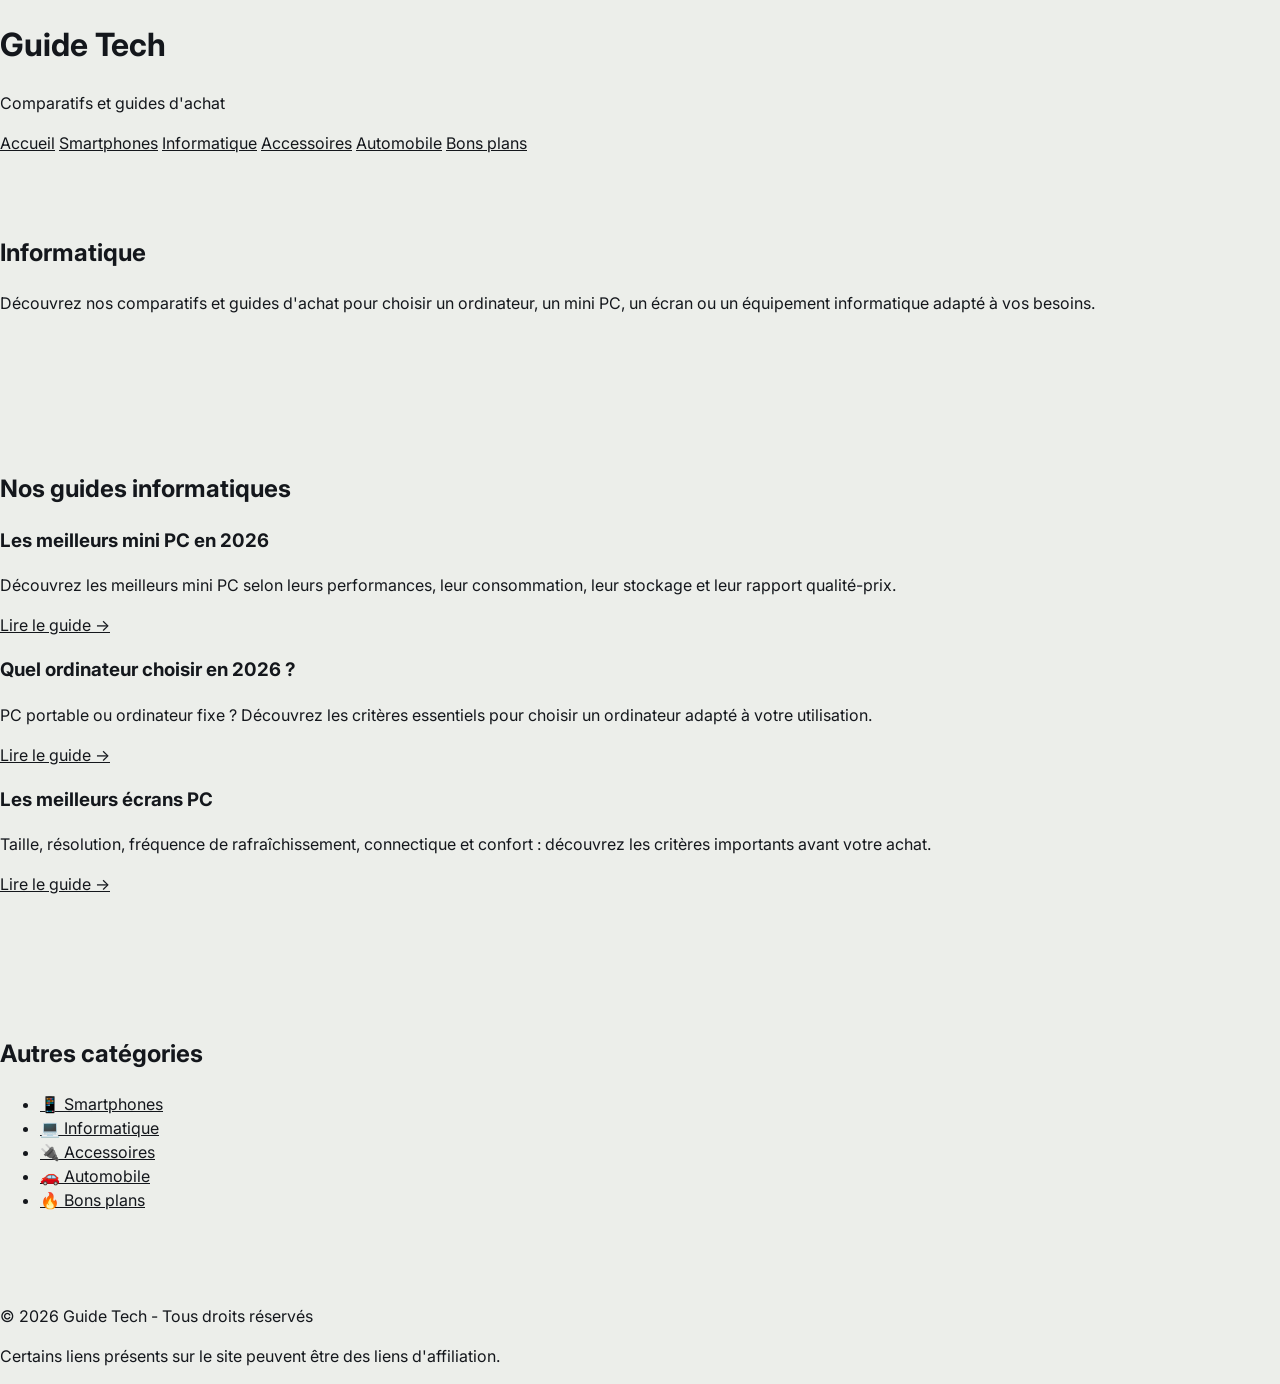
<file: Informatique.html>
<!DOCTYPE html>
<html lang="fr">
<head>
    <meta charset="UTF-8">
    <meta name="viewport" content="width=device-width, initial-scale=1.0">

    <title>Informatique | Guide Tech</title>

    <meta name="description" content="Comparatifs et guides d'achat pour choisir les meilleurs ordinateurs, mini PC, écrans et accessoires informatiques.">

    <link rel="stylesheet" href="style.css">
</head>

<body>

<header class="header">
    <div class="container">
        <h1>Guide Tech</h1>
        <p>Comparatifs et guides d'achat</p>
    </div>
</header>

<nav class="navigation">
    <div class="container">
        <a href="index.html">Accueil</a>
        <a href="smartphones.html">Smartphones</a>
        <a href="informatique.html">Informatique</a>
        <a href="#">Accessoires</a>
        <a href="#">Automobile</a>
        <a href="#">Bons plans</a>
    </div>
</nav>

<main class="container">

    <section class="intro">

        <h2>Informatique</h2>

        <p>
            Découvrez nos comparatifs et guides d'achat pour choisir
            un ordinateur, un mini PC, un écran ou un équipement
            informatique adapté à vos besoins.
        </p>

    </section>


    <section>

        <h2>Nos guides informatiques</h2>

        <article class="article-card">

            <h3>Les meilleurs mini PC en 2026</h3>

            <p>
                Découvrez les meilleurs mini PC selon leurs performances,
                leur consommation, leur stockage et leur rapport
                qualité-prix.
            </p>

            <a class="button" href="#">
                Lire le guide →
            </a>

        </article>


        <article class="article-card">

            <h3>Quel ordinateur choisir en 2026 ?</h3>

            <p>
                PC portable ou ordinateur fixe ? Découvrez les critères
                essentiels pour choisir un ordinateur adapté à votre
                utilisation.
            </p>

            <a class="button" href="#">
                Lire le guide →
            </a>

        </article>


        <article class="article-card">

            <h3>Les meilleurs écrans PC</h3>

            <p>
                Taille, résolution, fréquence de rafraîchissement,
                connectique et confort : découvrez les critères
                importants avant votre achat.
            </p>

            <a class="button" href="#">
                Lire le guide →
            </a>

        </article>

    </section>


    <section class="categories">

        <h2>Autres catégories</h2>

        <ul>
            <li><a href="smartphones.html">📱 Smartphones</a></li>
            <li><a href="informatique.html">💻 Informatique</a></li>
            <li><a href="#">🔌 Accessoires</a></li>
            <li><a href="#">🚗 Automobile</a></li>
            <li><a href="#">🔥 Bons plans</a></li>
        </ul>

    </section>

</main>


<footer class="footer">

    <div class="container">

        <p>
            © 2026 Guide Tech - Tous droits réservés
        </p>

        <p>
            Certains liens présents sur le site peuvent être des liens
            d'affiliation.
        </p>

    </div>

</footer>

</body>
</html>
</file>
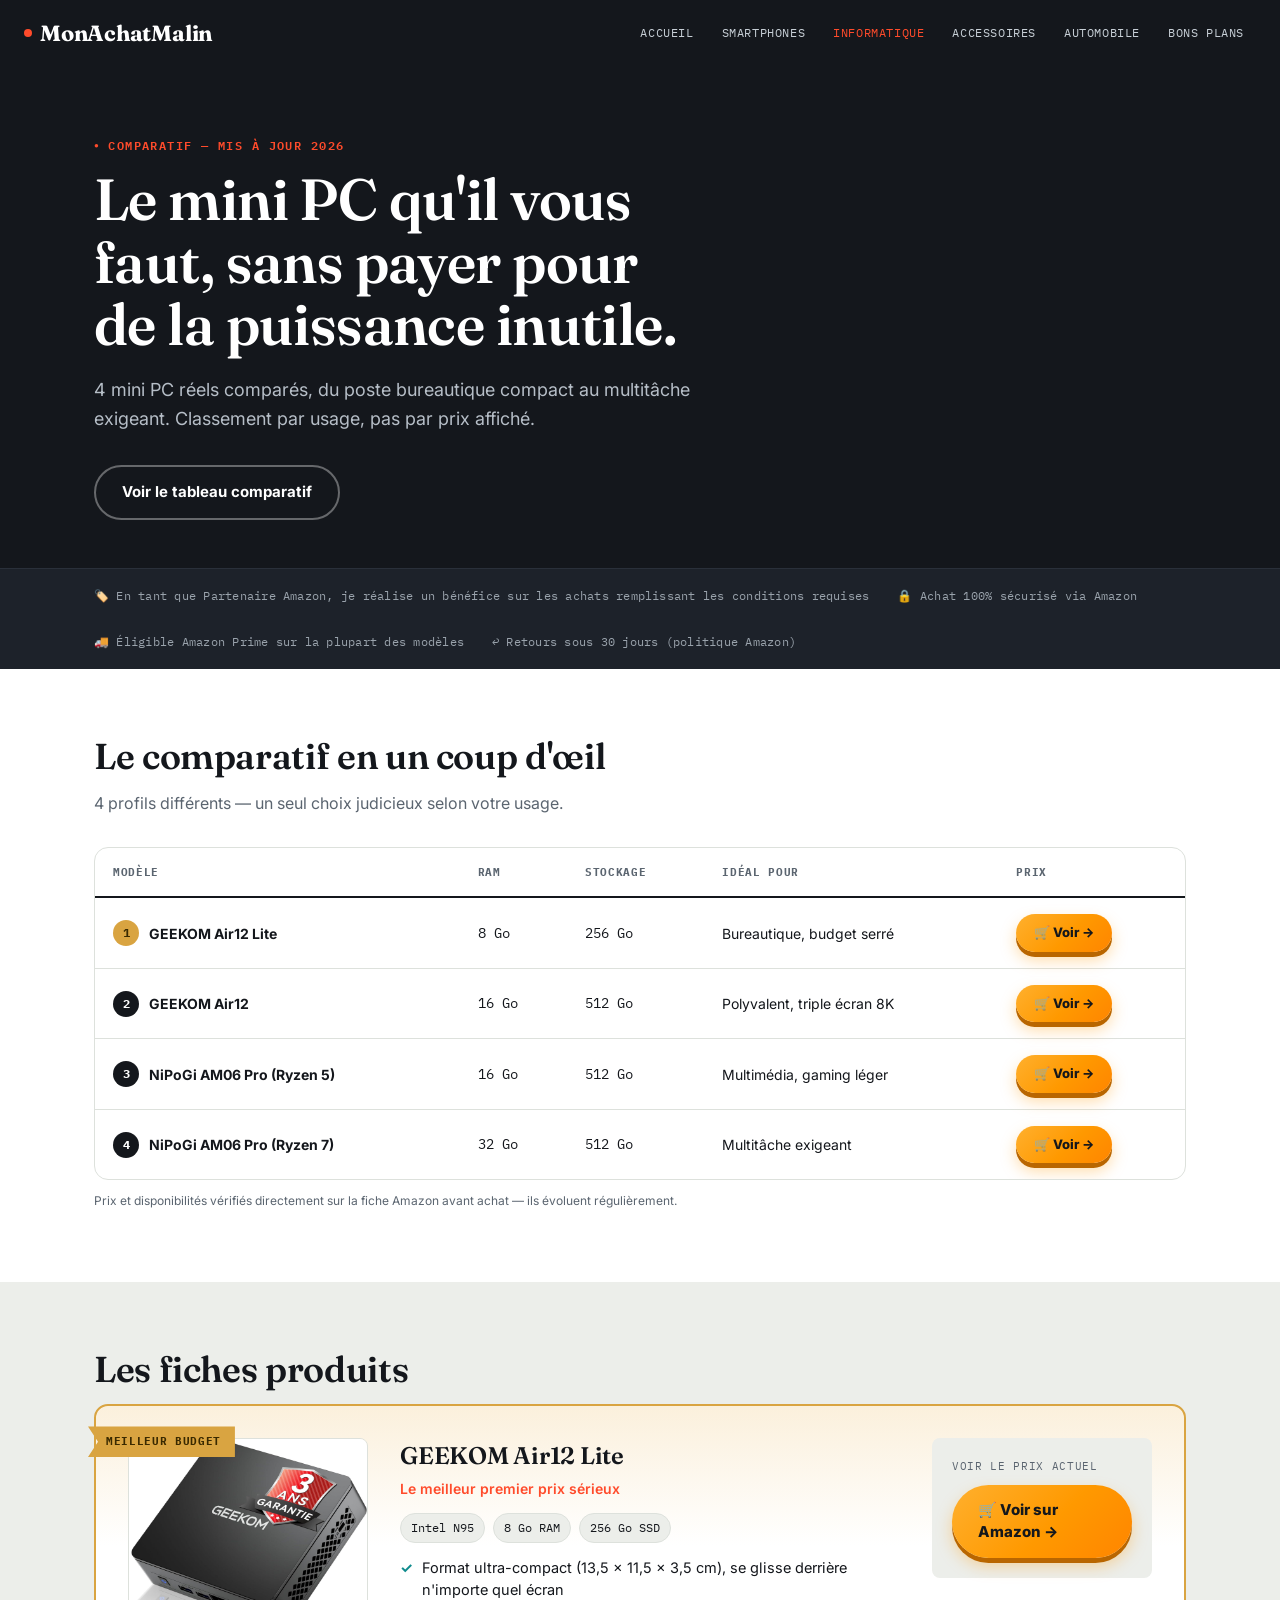
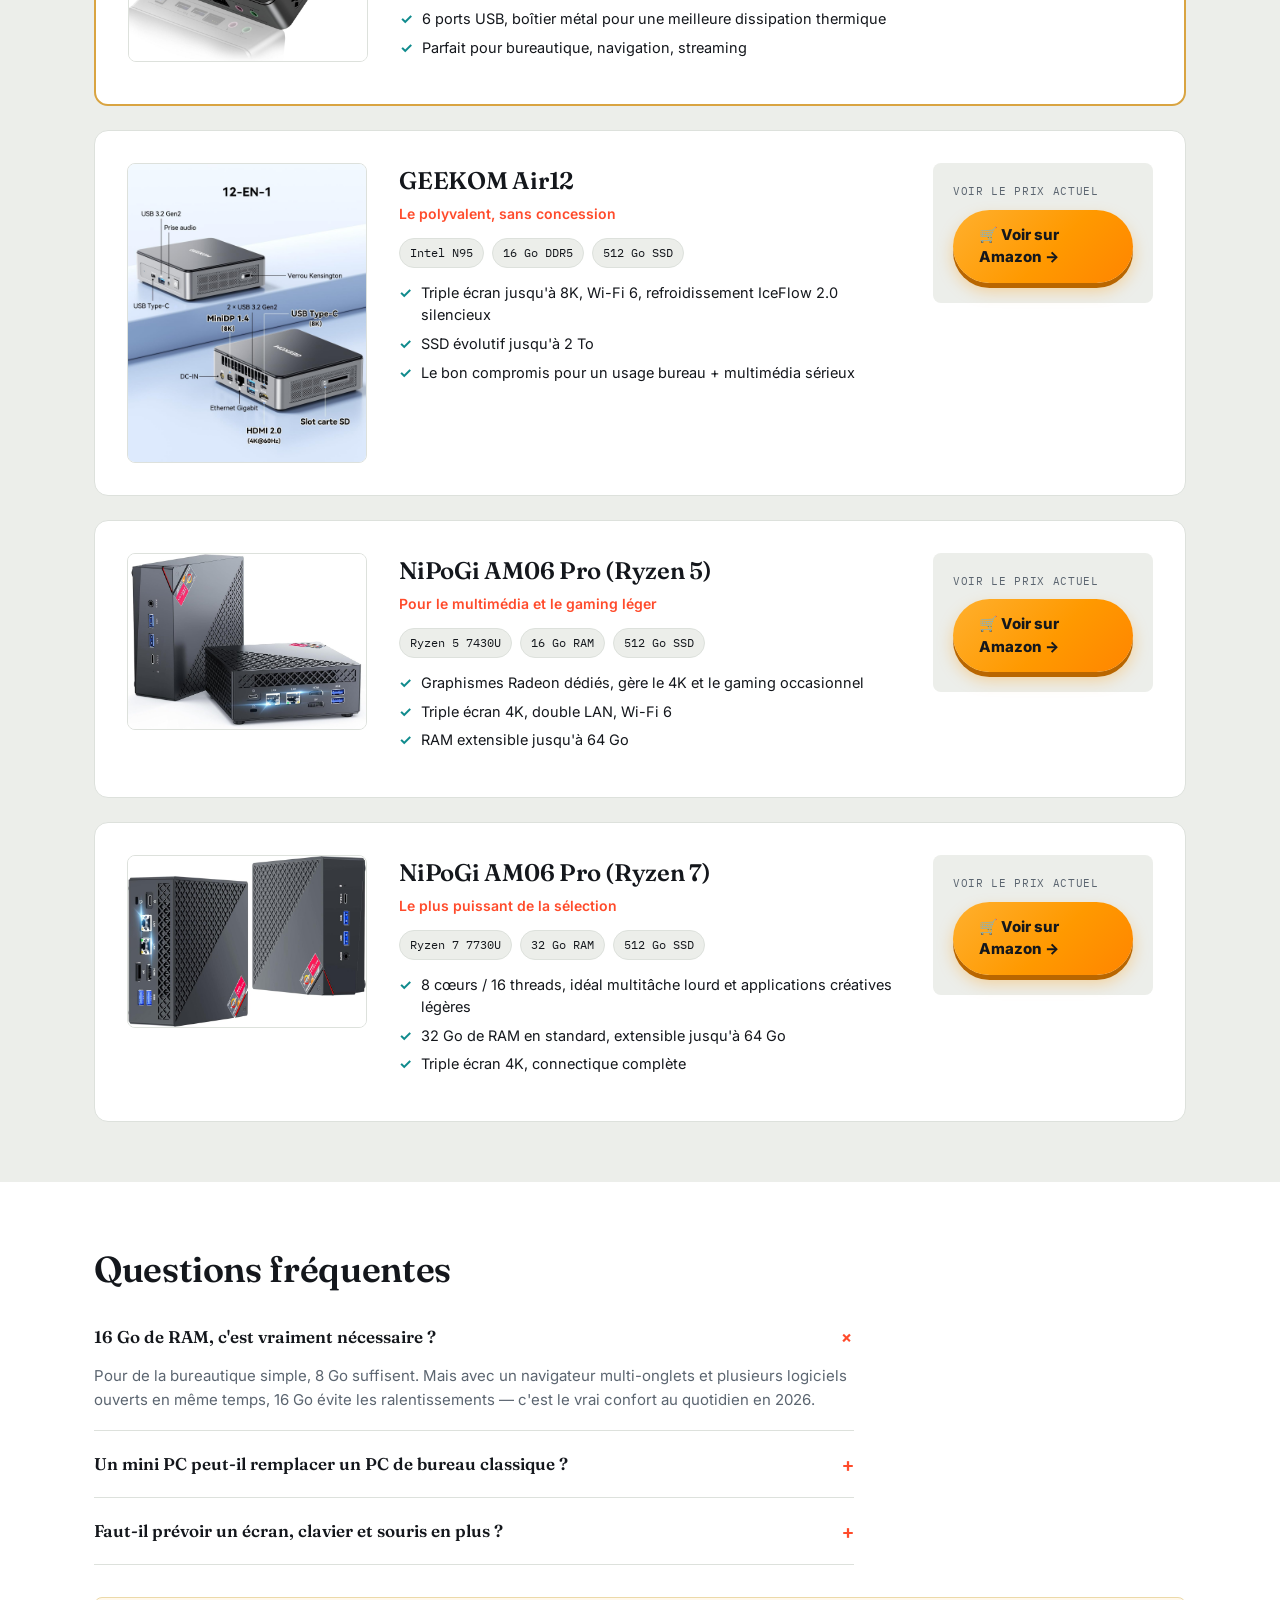
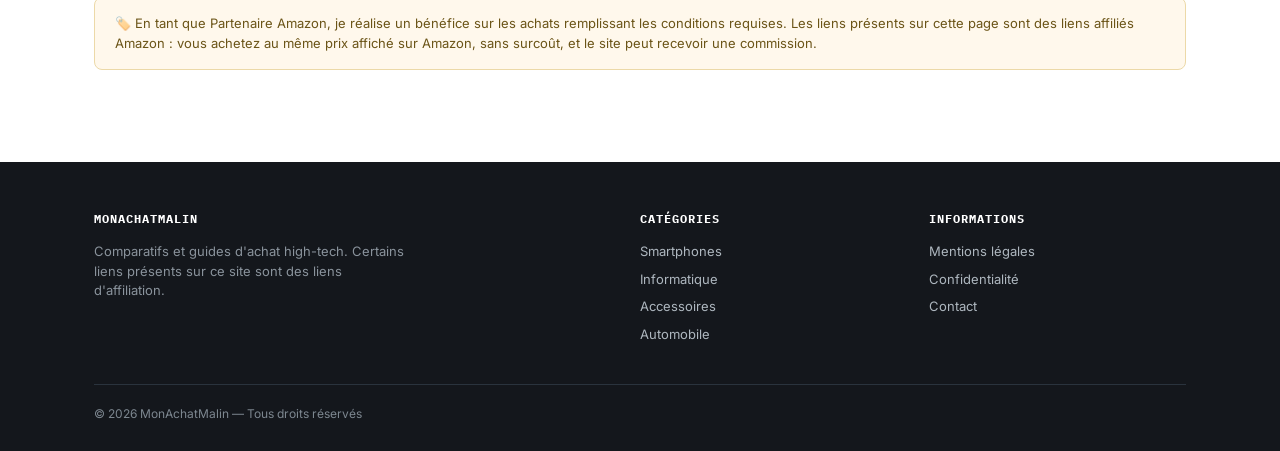
<file: informatique.html>
<!DOCTYPE html>
<html lang="fr">
<head>
<meta charset="UTF-8">
<meta name="viewport" content="width=device-width, initial-scale=1.0">
<title>Meilleur Mini PC 2026 – Comparatif 4 modèles | MonAchatMalin</title>
<meta name="description" content="Comparatif de 4 mini PC en 2026 : GEEKOM Air12 Lite, GEEKOM Air12, NiPoGi AM06 Pro Ryzen 5 et Ryzen 7 — du budget serré au poste polyvalent.">
<meta property="og:title" content="Meilleur Mini PC 2026 – Comparatif 4 modèles">
<meta property="og:type" content="article">
<link rel="canonical" href="https://monachatmalin.github.io/informatique.html">
<link rel="stylesheet" href="style.css">
</head>
<body>

<header class="site">
  <div class="bar">
    <a href="index.html" class="logo"><span class="dot"></span>MonAchatMalin</a>
    <nav class="main">
      <a href="index.html">Accueil</a>
      <a href="smartphones.html">Smartphones</a>
      <a href="informatique.html" class="current">Informatique</a>
      <a href="accessoires.html">Accessoires</a>
      <a href="automobile.html">Automobile</a>
      <a href="bons-plans.html">Bons plans</a>
    </nav>
  </div>
</header>

<section class="hero" style="padding-bottom:0;">
  <div class="wrap">
    <p class="eyebrow">Comparatif — mis à jour 2026</p>
    <h1>Le mini PC qu'il vous faut, sans payer pour de la puissance inutile.</h1>
    <p class="lead">4 mini PC réels comparés, du poste bureautique compact au multitâche exigeant. Classement par usage, pas par prix affiché.</p>
    <div class="cta-group">
      <a href="#comparatif" class="btn ghost">Voir le tableau comparatif</a>
    </div>
  </div>
  <div style="height:48px;"></div>
</section>
<div class="trust-strip">
  <div class="wrap">
    <span>🏷️ En tant que Partenaire Amazon, je réalise un bénéfice sur les achats remplissant les conditions requises</span>
    <span>🔒 Achat 100% sécurisé via Amazon</span>
    <span>🚚 Éligible Amazon Prime sur la plupart des modèles</span>
    <span>↩️ Retours sous 30 jours (politique Amazon)</span>
  </div>
</div>

<section id="comparatif" class="on-card">
  <div class="wrap">
    <h2 class="section-title">Le comparatif en un coup d'œil</h2>
    <p class="section-sub">4 profils différents — un seul choix judicieux selon votre usage.</p>
    <div class="table-wrap">
      <table class="spec">
        <thead>
          <tr><th>Modèle</th><th>RAM</th><th>Stockage</th><th>Idéal pour</th><th>Prix</th></tr>
        </thead>
        <tbody>
          <tr>
            <td class="name-cell"><span class="name-cell-inner"><span class="pill-rank gold">1</span> GEEKOM Air12 Lite</span></td>
            <td class="spec-num" data-label="RAM">8 Go</td>
            <td class="spec-num" data-label="Stockage">256 Go</td>
            <td data-label="Idéal pour">Bureautique, budget serré</td>
            <td data-label="Prix"><a href="https://www.amazon.fr/dp/B0DHZ1MRFG?tag=sasbo76-21" target="_blank" rel="sponsored noopener" class="btn amazon small">🛒 Voir →</a></td>
          </tr>
          <tr>
            <td class="name-cell"><span class="name-cell-inner"><span class="pill-rank">2</span> GEEKOM Air12</span></td>
            <td class="spec-num" data-label="RAM">16 Go</td>
            <td class="spec-num" data-label="Stockage">512 Go</td>
            <td data-label="Idéal pour">Polyvalent, triple écran 8K</td>
            <td data-label="Prix"><a href="https://www.amazon.fr/dp/B0F2MH59PB?tag=sasbo76-21" target="_blank" rel="sponsored noopener" class="btn amazon small">🛒 Voir →</a></td>
          </tr>
          <tr>
            <td class="name-cell"><span class="name-cell-inner"><span class="pill-rank">3</span> NiPoGi AM06 Pro (Ryzen 5)</span></td>
            <td class="spec-num" data-label="RAM">16 Go</td>
            <td class="spec-num" data-label="Stockage">512 Go</td>
            <td data-label="Idéal pour">Multimédia, gaming léger</td>
            <td data-label="Prix"><a href="https://www.amazon.fr/dp/B0BY25NQGP?tag=sasbo76-21" target="_blank" rel="sponsored noopener" class="btn amazon small">🛒 Voir →</a></td>
          </tr>
          <tr>
            <td class="name-cell"><span class="name-cell-inner"><span class="pill-rank">4</span> NiPoGi AM06 Pro (Ryzen 7)</span></td>
            <td class="spec-num" data-label="RAM">32 Go</td>
            <td class="spec-num" data-label="Stockage">512 Go</td>
            <td data-label="Idéal pour">Multitâche exigeant</td>
            <td data-label="Prix"><a href="https://www.amazon.fr/dp/B0DYNGJHMM?tag=sasbo76-21" target="_blank" rel="sponsored noopener" class="btn amazon small">🛒 Voir →</a></td>
          </tr>
        </tbody>
      </table>
    </div>
    <p style="font-size:12px; color:var(--muted); margin-top:12px;">Prix et disponibilités vérifiés directement sur la fiche Amazon avant achat — ils évoluent régulièrement.</p>
  </div>
</section>

<section>
  <div class="wrap">
    <h2 class="section-title">Les fiches produits</h2>
    <div class="product-grid">

      <div class="product featured">
        <span class="ribbon">Meilleur budget</span>
        <div class="media"><img src="images/geekom-air12-lite.jpg" alt="GEEKOM Air12 Lite Intel N95 8 Go RAM 256 Go SSD"></div>
        <div class="body">
          <h3>GEEKOM Air12 Lite</h3>
          <p class="tagline">Le meilleur premier prix sérieux</p>
          <div class="chips"><span class="chip">Intel N95</span><span class="chip">8 Go RAM</span><span class="chip">256 Go SSD</span></div>
          <ul class="points">
            <li>Format ultra-compact (13,5 x 11,5 x 3,5 cm), se glisse derrière n'importe quel écran</li>
            <li>6 ports USB, boîtier métal pour une meilleure dissipation thermique</li>
            <li>Parfait pour bureautique, navigation, streaming</li>
          </ul>
        </div>
        <div class="buy-panel">
          <span class="price-label">Voir le prix actuel</span>
          <a href="https://www.amazon.fr/dp/B0DHZ1MRFG?tag=sasbo76-21" target="_blank" rel="sponsored noopener" class="btn amazon block">🛒 Voir sur Amazon →</a>
        </div>
      </div>

      <div class="product">
        <div class="media"><img src="images/geekom-air12.jpg" alt="GEEKOM Air12 Intel N95 16 Go RAM DDR5 512 Go SSD"></div>
        <div class="body">
          <h3>GEEKOM Air12</h3>
          <p class="tagline">Le polyvalent, sans concession</p>
          <div class="chips"><span class="chip">Intel N95</span><span class="chip">16 Go DDR5</span><span class="chip">512 Go SSD</span></div>
          <ul class="points">
            <li>Triple écran jusqu'à 8K, Wi-Fi 6, refroidissement IceFlow 2.0 silencieux</li>
            <li>SSD évolutif jusqu'à 2 To</li>
            <li>Le bon compromis pour un usage bureau + multimédia sérieux</li>
          </ul>
        </div>
        <div class="buy-panel">
          <span class="price-label">Voir le prix actuel</span>
          <a href="https://www.amazon.fr/dp/B0F2MH59PB?tag=sasbo76-21" target="_blank" rel="sponsored noopener" class="btn amazon block">🛒 Voir sur Amazon →</a>
        </div>
      </div>

      <div class="product">
        <div class="media"><img src="images/nipogi-am06-ryzen5.jpg" alt="NiPoGi AM06 Pro AMD Ryzen 5 7430U 16 Go RAM 512 Go SSD"></div>
        <div class="body">
          <h3>NiPoGi AM06 Pro (Ryzen 5)</h3>
          <p class="tagline">Pour le multimédia et le gaming léger</p>
          <div class="chips"><span class="chip">Ryzen 5 7430U</span><span class="chip">16 Go RAM</span><span class="chip">512 Go SSD</span></div>
          <ul class="points">
            <li>Graphismes Radeon dédiés, gère le 4K et le gaming occasionnel</li>
            <li>Triple écran 4K, double LAN, Wi-Fi 6</li>
            <li>RAM extensible jusqu'à 64 Go</li>
          </ul>
        </div>
        <div class="buy-panel">
          <span class="price-label">Voir le prix actuel</span>
          <a href="https://www.amazon.fr/dp/B0BY25NQGP?tag=sasbo76-21" target="_blank" rel="sponsored noopener" class="btn amazon block">🛒 Voir sur Amazon →</a>
        </div>
      </div>

      <div class="product">
        <div class="media"><img src="images/nipogi-am06-ryzen7.jpg" alt="NiPoGi AM06 Pro AMD Ryzen 7 7730U 32 Go RAM 512 Go SSD"></div>
        <div class="body">
          <h3>NiPoGi AM06 Pro (Ryzen 7)</h3>
          <p class="tagline">Le plus puissant de la sélection</p>
          <div class="chips"><span class="chip">Ryzen 7 7730U</span><span class="chip">32 Go RAM</span><span class="chip">512 Go SSD</span></div>
          <ul class="points">
            <li>8 cœurs / 16 threads, idéal multitâche lourd et applications créatives légères</li>
            <li>32 Go de RAM en standard, extensible jusqu'à 64 Go</li>
            <li>Triple écran 4K, connectique complète</li>
          </ul>
        </div>
        <div class="buy-panel">
          <span class="price-label">Voir le prix actuel</span>
          <a href="https://www.amazon.fr/dp/B0DYNGJHMM?tag=sasbo76-21" target="_blank" rel="sponsored noopener" class="btn amazon block">🛒 Voir sur Amazon →</a>
        </div>
      </div>

    </div>
  </div>
</section>

<section class="on-card">
  <div class="wrap">
    <h2 class="section-title">Questions fréquentes</h2>
    <div class="faq">
      <details open>
        <summary>16 Go de RAM, c'est vraiment nécessaire ?</summary>
        <p>Pour de la bureautique simple, 8 Go suffisent. Mais avec un navigateur multi-onglets et plusieurs logiciels ouverts en même temps, 16 Go évite les ralentissements — c'est le vrai confort au quotidien en 2026.</p>
      </details>
      <details>
        <summary>Un mini PC peut-il remplacer un PC de bureau classique ?</summary>
        <p>Oui pour la bureautique, le streaming et la navigation. Pour du montage vidéo lourd ou du gaming exigeant, mieux vaut un PC tour classique avec carte graphique dédiée.</p>
      </details>
      <details>
        <summary>Faut-il prévoir un écran, clavier et souris en plus ?</summary>
        <p>Oui, un mini PC est un poste fixe : il faut son propre écran (contrairement à un PC portable). Comptez ce budget en plus si vous partez de zéro.</p>
      </details>
    </div>
    <div class="disclosure">
      🏷️ En tant que Partenaire Amazon, je réalise un bénéfice sur les achats remplissant les conditions requises. Les liens présents sur cette page sont des liens affiliés Amazon : vous achetez au même prix affiché sur Amazon, sans surcoût, et le site peut recevoir une commission.
    </div>
  </div>
</section>

<footer class="site">
  <div class="wrap">
    <div class="cols">
      <div>
        <h4>MonAchatMalin</h4>
        <p style="max-width:40ch; color:#8a939c;">Comparatifs et guides d'achat high-tech. Certains liens présents sur ce site sont des liens d'affiliation.</p>
      </div>
      <div>
        <h4>Catégories</h4>
        <a href="smartphones.html">Smartphones</a>
        <a href="informatique.html">Informatique</a>
        <a href="accessoires.html">Accessoires</a>
        <a href="automobile.html">Automobile</a>
      </div>
      <div>
        <h4>Informations</h4>
        <a href="mentions-legales.html">Mentions légales</a>
        <a href="politique-confidentialite.html">Confidentialité</a>
        <a href="contact.html">Contact</a>
      </div>
    </div>
    <div class="legal">© 2026 MonAchatMalin — Tous droits réservés</div>
  </div>
</footer>

</body>
</html>
</file>
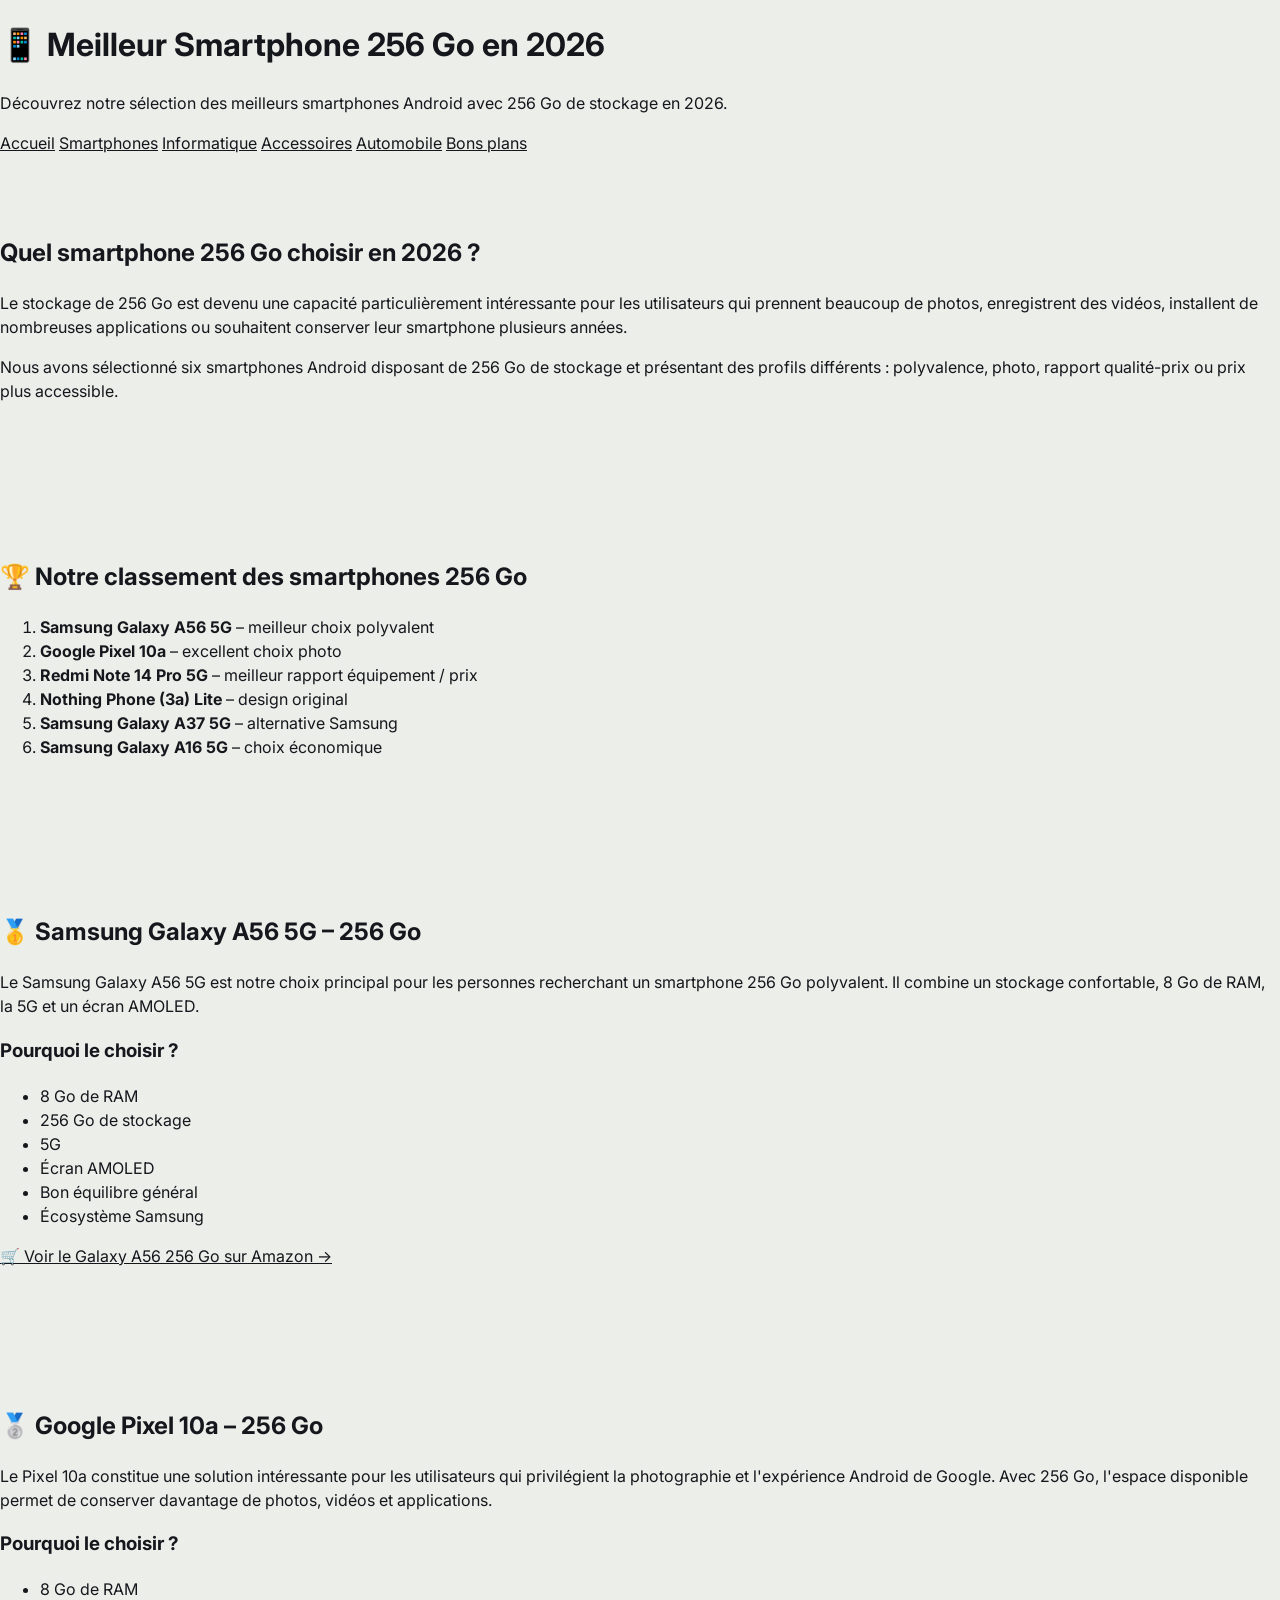
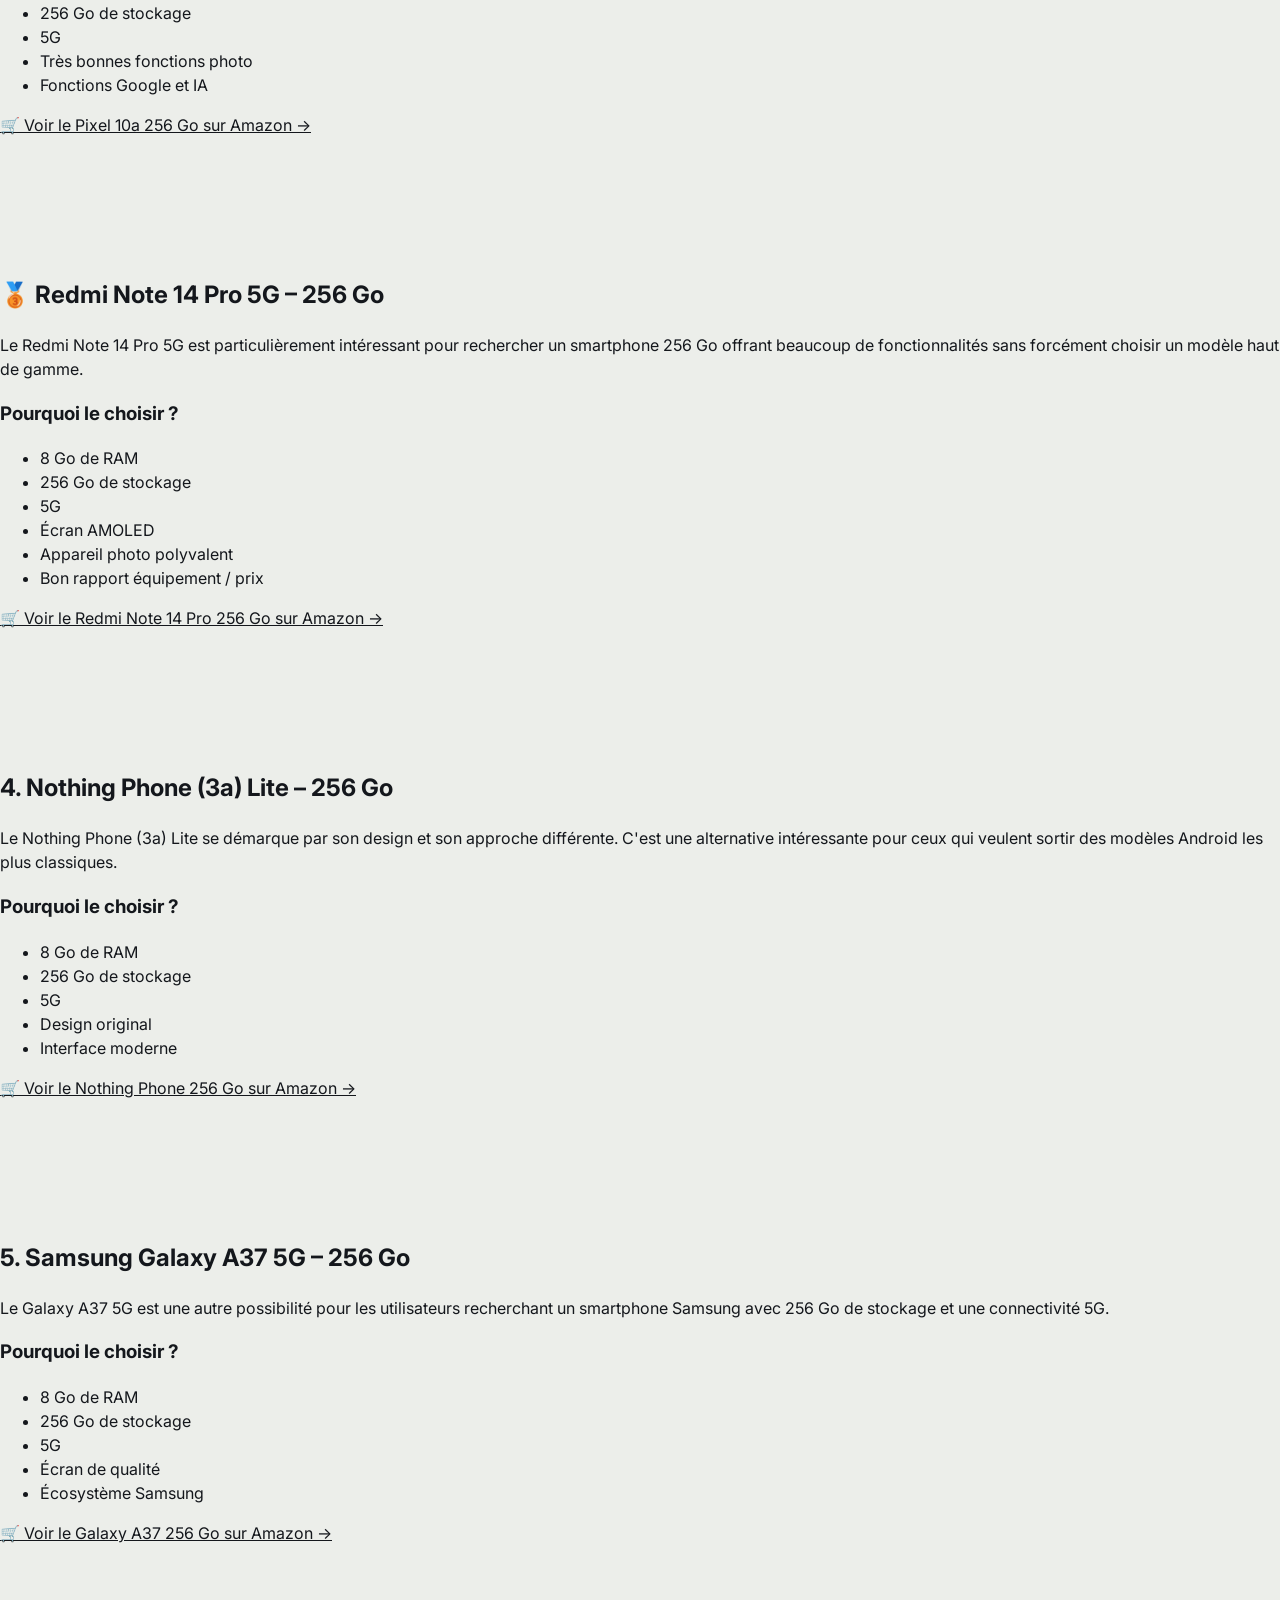
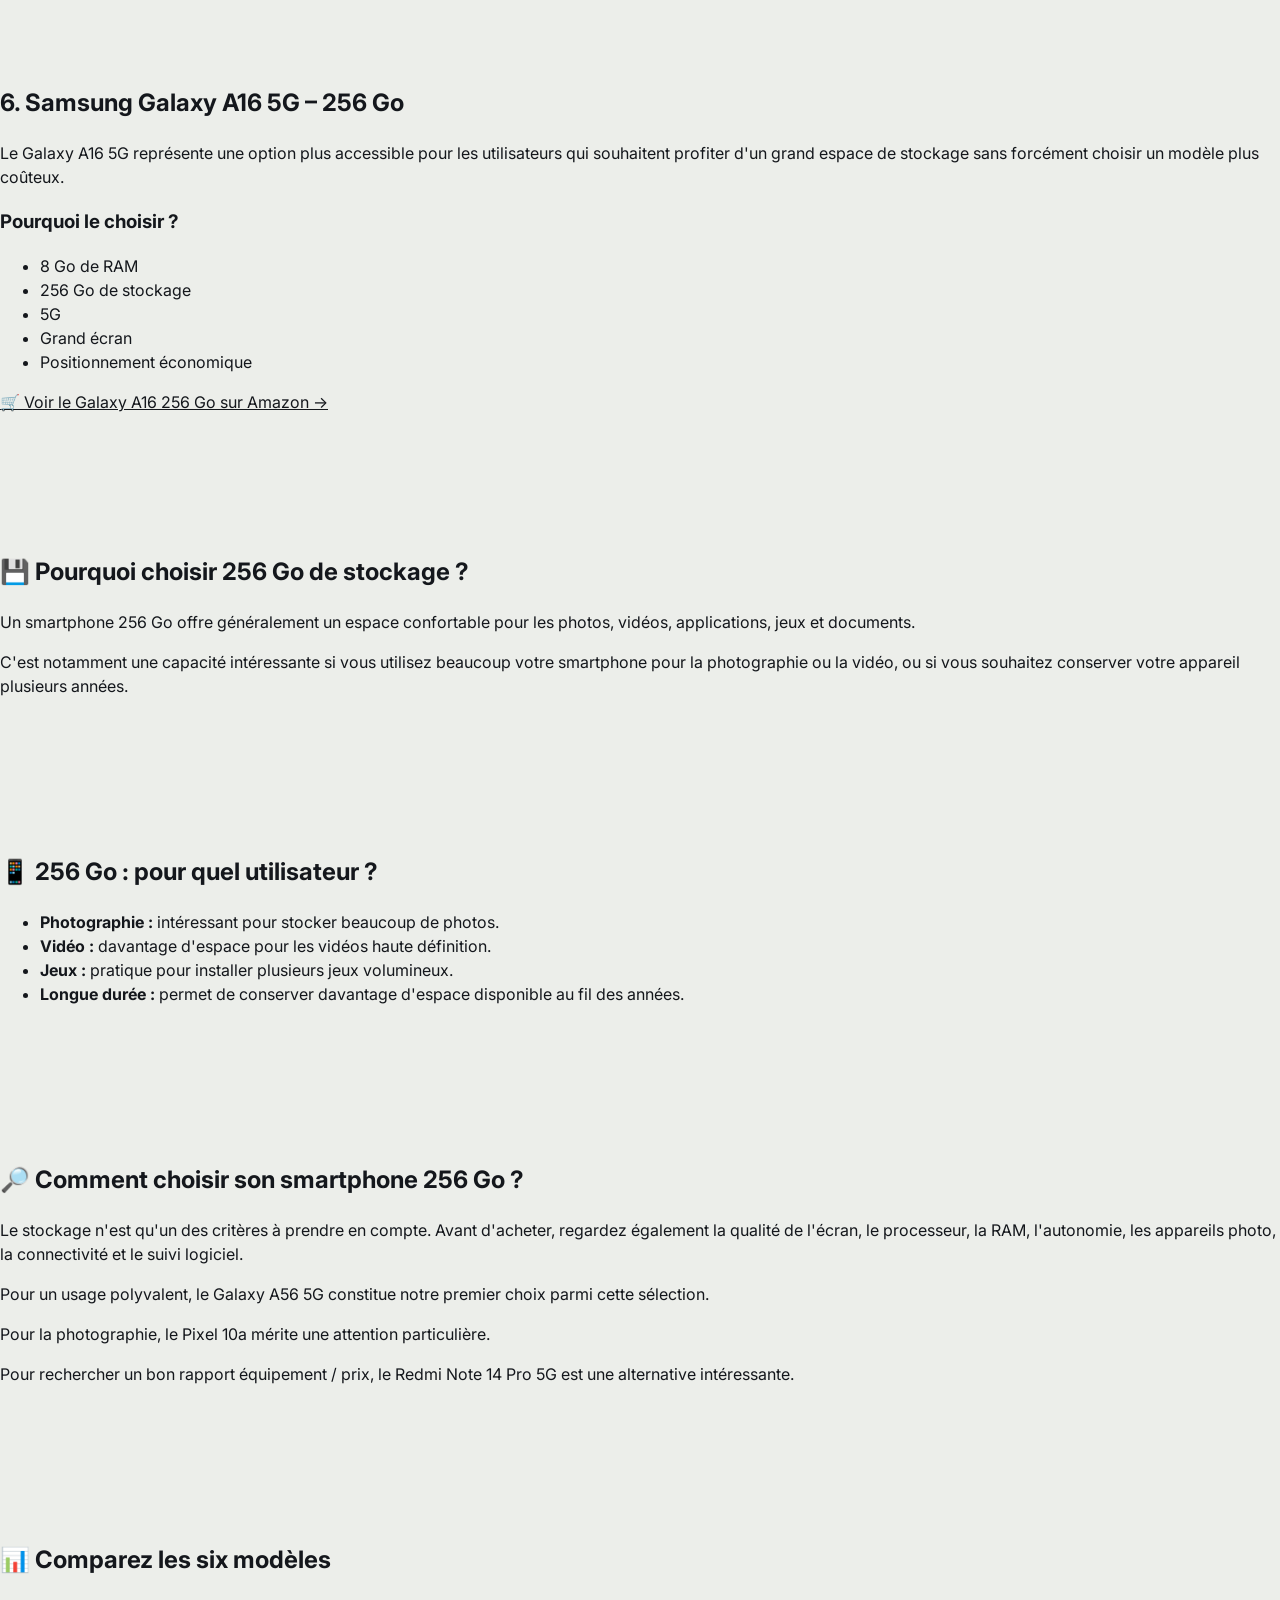
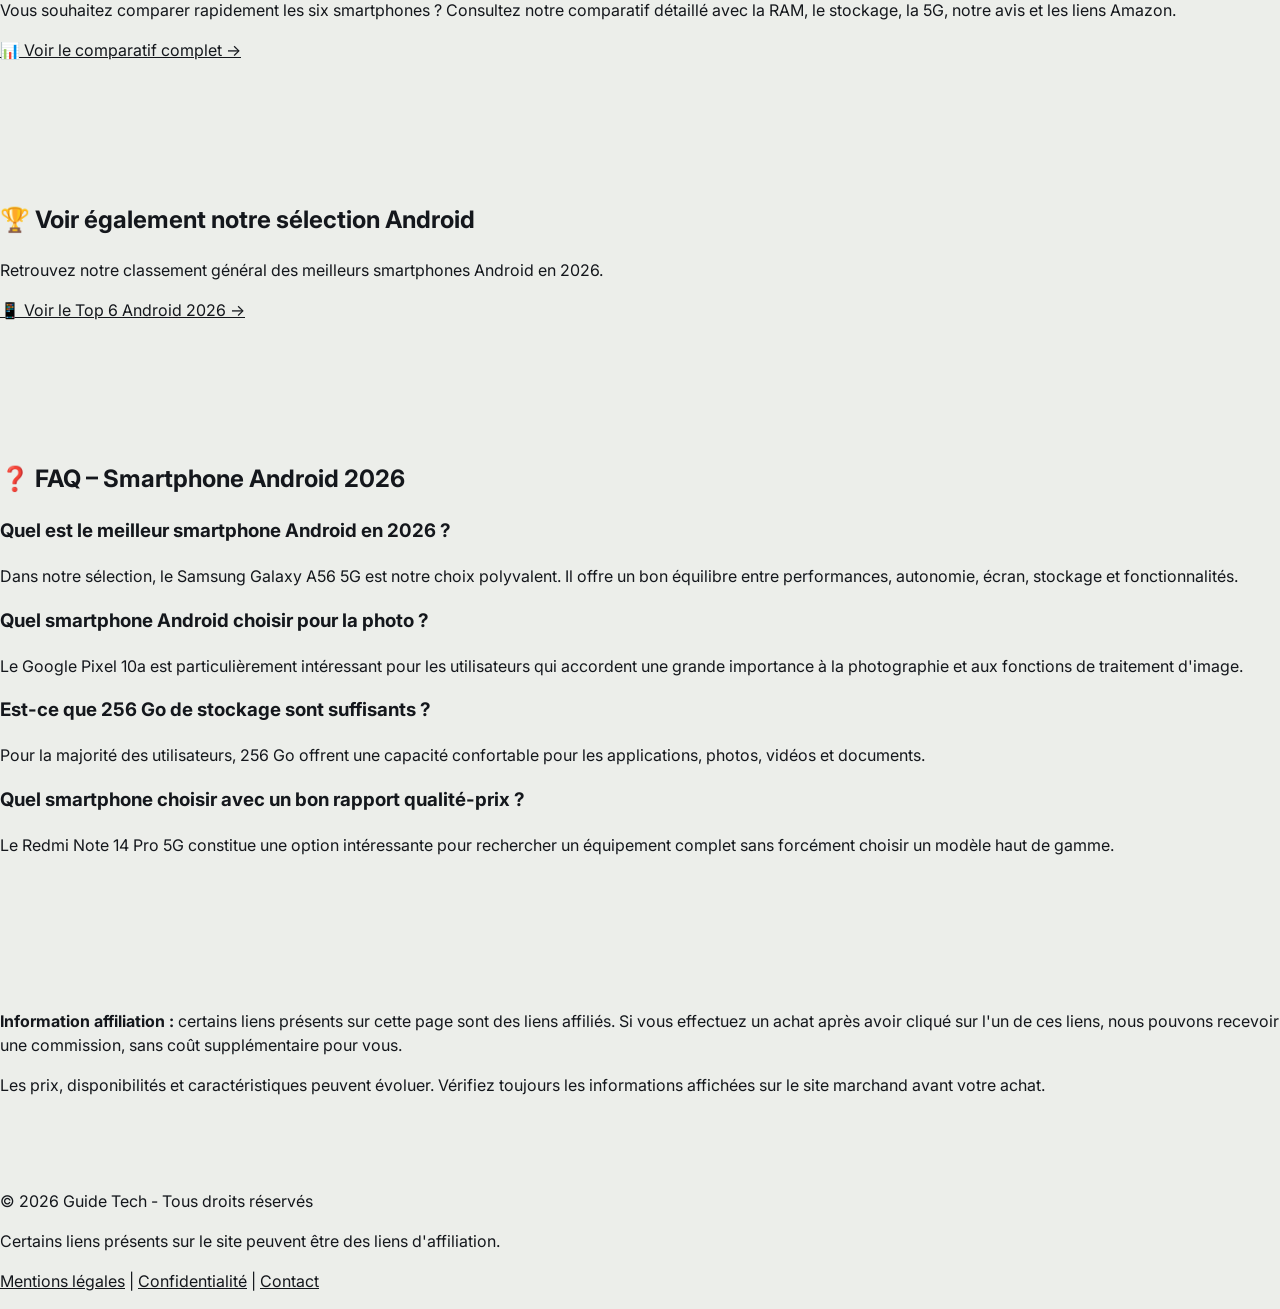
<file: meilleur-smartphone-256-go-2026.html>
<!DOCTYPE html>
<html lang="fr">
<head>
    <meta charset="UTF-8">
    <meta name="viewport" content="width=device-width, initial-scale=1.0">

    <title>Meilleur Smartphone 256 Go en 2026 : Top 6</title>

    <meta name="description"
          content="Quel est le meilleur smartphone 256 Go en 2026 ? Découvrez notre sélection de 6 smartphones Android avec 256 Go de stockage, leurs points forts et nos recommandations.">

    <link rel="stylesheet" href="style.css">
</head>

<body>

<header class="header">

    <div class="container">

        <h1>📱 Meilleur Smartphone 256 Go en 2026</h1>

        <p>
            Découvrez notre sélection des meilleurs smartphones Android
            avec 256 Go de stockage en 2026.
        </p>

    </div>

</header>


<nav class="navigation">

    <div class="container">

        <a href="index.html">Accueil</a>
        <a href="smartphones.html">Smartphones</a>
        <a href="informatique.html">Informatique</a>
        <a href="accessoires.html">Accessoires</a>
        <a href="automobile.html">Automobile</a>
        <a href="bons-plans.html">Bons plans</a>

    </div>

</nav>


<main class="container">


<section class="intro">

    <h2>Quel smartphone 256 Go choisir en 2026 ?</h2>

    <p>
        Le stockage de 256 Go est devenu une capacité particulièrement
        intéressante pour les utilisateurs qui prennent beaucoup de photos,
        enregistrent des vidéos, installent de nombreuses applications ou
        souhaitent conserver leur smartphone plusieurs années.
    </p>

    <p>
        Nous avons sélectionné six smartphones Android disposant de
        256 Go de stockage et présentant des profils différents :
        polyvalence, photo, rapport qualité-prix ou prix plus accessible.
    </p>

</section>


<section class="article-card">

    <h2>🏆 Notre classement des smartphones 256 Go</h2>

    <ol>

        <li>
            <strong>Samsung Galaxy A56 5G</strong> –
            meilleur choix polyvalent
        </li>

        <li>
            <strong>Google Pixel 10a</strong> –
            excellent choix photo
        </li>

        <li>
            <strong>Redmi Note 14 Pro 5G</strong> –
            meilleur rapport équipement / prix
        </li>

        <li>
            <strong>Nothing Phone (3a) Lite</strong> –
            design original
        </li>

        <li>
            <strong>Samsung Galaxy A37 5G</strong> –
            alternative Samsung
        </li>

        <li>
            <strong>Samsung Galaxy A16 5G</strong> –
            choix économique
        </li>

    </ol>

</section>


<section class="article-card">

    <h2>🥇 Samsung Galaxy A56 5G – 256 Go</h2>

    <p>
        Le Samsung Galaxy A56 5G est notre choix principal pour les personnes
        recherchant un smartphone 256 Go polyvalent. Il combine un stockage
        confortable, 8 Go de RAM, la 5G et un écran AMOLED.
    </p>

    <h3>Pourquoi le choisir ?</h3>

    <ul>
        <li>8 Go de RAM</li>
        <li>256 Go de stockage</li>
        <li>5G</li>
        <li>Écran AMOLED</li>
        <li>Bon équilibre général</li>
        <li>Écosystème Samsung</li>
    </ul>

    <a class="button"
       href="https://amzn.to/3U5sVax"
       target="_blank"
       rel="nofollow sponsored">
        🛒 Voir le Galaxy A56 256 Go sur Amazon →
    </a>

</section>


<section class="article-card">

    <h2>🥈 Google Pixel 10a – 256 Go</h2>

    <p>
        Le Pixel 10a constitue une solution intéressante pour les utilisateurs
        qui privilégient la photographie et l'expérience Android de Google.
        Avec 256 Go, l'espace disponible permet de conserver davantage de
        photos, vidéos et applications.
    </p>

    <h3>Pourquoi le choisir ?</h3>

    <ul>
        <li>8 Go de RAM</li>
        <li>256 Go de stockage</li>
        <li>5G</li>
        <li>Très bonnes fonctions photo</li>
        <li>Fonctions Google et IA</li>
    </ul>

    <a class="button"
       href="https://amzn.to/4q85OrW"
       target="_blank"
       rel="nofollow sponsored">
        🛒 Voir le Pixel 10a 256 Go sur Amazon →
    </a>

</section>


<section class="article-card">

    <h2>🥉 Redmi Note 14 Pro 5G – 256 Go</h2>

    <p>
        Le Redmi Note 14 Pro 5G est particulièrement intéressant pour
        rechercher un smartphone 256 Go offrant beaucoup de fonctionnalités
        sans forcément choisir un modèle haut de gamme.
    </p>

    <h3>Pourquoi le choisir ?</h3>

    <ul>
        <li>8 Go de RAM</li>
        <li>256 Go de stockage</li>
        <li>5G</li>
        <li>Écran AMOLED</li>
        <li>Appareil photo polyvalent</li>
        <li>Bon rapport équipement / prix</li>
    </ul>

    <a class="button"
       href="https://amzn.to/4xs4DWL"
       target="_blank"
       rel="nofollow sponsored">
        🛒 Voir le Redmi Note 14 Pro 256 Go sur Amazon →
    </a>

</section>


<section class="article-card">

    <h2>4. Nothing Phone (3a) Lite – 256 Go</h2>

    <p>
        Le Nothing Phone (3a) Lite se démarque par son design et son approche
        différente. C'est une alternative intéressante pour ceux qui veulent
        sortir des modèles Android les plus classiques.
    </p>

    <h3>Pourquoi le choisir ?</h3>

    <ul>
        <li>8 Go de RAM</li>
        <li>256 Go de stockage</li>
        <li>5G</li>
        <li>Design original</li>
        <li>Interface moderne</li>
    </ul>

    <a class="button"
       href="https://amzn.to/4z22aUJ"
       target="_blank"
       rel="nofollow sponsored">
        🛒 Voir le Nothing Phone 256 Go sur Amazon →
    </a>

</section>


<section class="article-card">

    <h2>5. Samsung Galaxy A37 5G – 256 Go</h2>

    <p>
        Le Galaxy A37 5G est une autre possibilité pour les utilisateurs
        recherchant un smartphone Samsung avec 256 Go de stockage et une
        connectivité 5G.
    </p>

    <h3>Pourquoi le choisir ?</h3>

    <ul>
        <li>8 Go de RAM</li>
        <li>256 Go de stockage</li>
        <li>5G</li>
        <li>Écran de qualité</li>
        <li>Écosystème Samsung</li>
    </ul>

    <a class="button"
       href="https://amzn.to/4wam50N"
       target="_blank"
       rel="nofollow sponsored">
        🛒 Voir le Galaxy A37 256 Go sur Amazon →
    </a>

</section>


<section class="article-card">

    <h2>6. Samsung Galaxy A16 5G – 256 Go</h2>

    <p>
        Le Galaxy A16 5G représente une option plus accessible pour les
        utilisateurs qui souhaitent profiter d'un grand espace de stockage
        sans forcément choisir un modèle plus coûteux.
    </p>

    <h3>Pourquoi le choisir ?</h3>

    <ul>
        <li>8 Go de RAM</li>
        <li>256 Go de stockage</li>
        <li>5G</li>
        <li>Grand écran</li>
        <li>Positionnement économique</li>
    </ul>

    <a class="button"
       href="https://amzn.to/3SiGOBM"
       target="_blank"
       rel="nofollow sponsored">
        🛒 Voir le Galaxy A16 256 Go sur Amazon →
    </a>

</section>


<section class="article-card">

    <h2>💾 Pourquoi choisir 256 Go de stockage ?</h2>

    <p>
        Un smartphone 256 Go offre généralement un espace confortable pour
        les photos, vidéos, applications, jeux et documents.
    </p>

    <p>
        C'est notamment une capacité intéressante si vous utilisez beaucoup
        votre smartphone pour la photographie ou la vidéo, ou si vous
        souhaitez conserver votre appareil plusieurs années.
    </p>

</section>


<section class="article-card">

    <h2>📱 256 Go : pour quel utilisateur ?</h2>

    <ul>

        <li>
            <strong>Photographie :</strong>
            intéressant pour stocker beaucoup de photos.
        </li>

        <li>
            <strong>Vidéo :</strong>
            davantage d'espace pour les vidéos haute définition.
        </li>

        <li>
            <strong>Jeux :</strong>
            pratique pour installer plusieurs jeux volumineux.
        </li>

        <li>
            <strong>Longue durée :</strong>
            permet de conserver davantage d'espace disponible
            au fil des années.
        </li>

    </ul>

</section>


<section class="article-card">

    <h2>🔎 Comment choisir son smartphone 256 Go ?</h2>

    <p>
        Le stockage n'est qu'un des critères à prendre en compte.
        Avant d'acheter, regardez également la qualité de l'écran,
        le processeur, la RAM, l'autonomie, les appareils photo,
        la connectivité et le suivi logiciel.
    </p>

    <p>
        Pour un usage polyvalent, le Galaxy A56 5G constitue notre
        premier choix parmi cette sélection.
    </p>

    <p>
        Pour la photographie, le Pixel 10a mérite une attention particulière.
    </p>

    <p>
        Pour rechercher un bon rapport équipement / prix, le Redmi Note 14 Pro
        5G est une alternative intéressante.
    </p>

</section>


<section class="article-card">

    <h2>📊 Comparez les six modèles</h2>

    <p>
        Vous souhaitez comparer rapidement les six smartphones ?
        Consultez notre comparatif détaillé avec la RAM, le stockage,
        la 5G, notre avis et les liens Amazon.
    </p>

    <a class="button"
       href="smartphones-comparatif.html">
        📊 Voir le comparatif complet →
    </a>

</section>


<section class="article-card">

    <h2>🏆 Voir également notre sélection Android</h2>

    <p>
        Retrouvez notre classement général des meilleurs smartphones
        Android en 2026.
    </p>

    <a class="button"
       href="meilleur-smartphone-android-2026.html">
        📱 Voir le Top 6 Android 2026 →
    </a>

</section>

<section class="article-card">

    <h2>❓ FAQ – Smartphone Android 2026</h2>

    <h3>Quel est le meilleur smartphone Android en 2026 ?</h3>

    <p>
        Dans notre sélection, le Samsung Galaxy A56 5G est notre choix
        polyvalent. Il offre un bon équilibre entre performances,
        autonomie, écran, stockage et fonctionnalités.
    </p>

    <h3>Quel smartphone Android choisir pour la photo ?</h3>

    <p>
        Le Google Pixel 10a est particulièrement intéressant pour les
        utilisateurs qui accordent une grande importance à la photographie
        et aux fonctions de traitement d'image.
    </p>

    <h3>Est-ce que 256 Go de stockage sont suffisants ?</h3>

    <p>
        Pour la majorité des utilisateurs, 256 Go offrent une capacité
        confortable pour les applications, photos, vidéos et documents.
    </p>

    <h3>Quel smartphone choisir avec un bon rapport qualité-prix ?</h3>

    <p>
        Le Redmi Note 14 Pro 5G constitue une option intéressante pour
        rechercher un équipement complet sans forcément choisir un modèle
        haut de gamme.
    </p>

</section>
    
<section class="article-card">

    <p>
        <strong>Information affiliation :</strong>
        certains liens présents sur cette page sont des liens affiliés.
        Si vous effectuez un achat après avoir cliqué sur l'un de ces liens,
        nous pouvons recevoir une commission, sans coût supplémentaire
        pour vous.
    </p>

    <p>
        Les prix, disponibilités et caractéristiques peuvent évoluer.
        Vérifiez toujours les informations affichées sur le site marchand
        avant votre achat.
    </p>

</section>


</main>


<footer class="footer">

    <div class="container">

        <p>
            © 2026 Guide Tech - Tous droits réservés
        </p>

        <p>
            Certains liens présents sur le site peuvent être des liens
            d'affiliation.
        </p>

        <p>
            <a href="mentions-legales.html">Mentions légales</a>
            |
            <a href="politique-confidentialite.html">Confidentialité</a>
            |
            <a href="contact.html">Contact</a>
        </p>

    </div>

</footer>

</body>
</html>
</file>
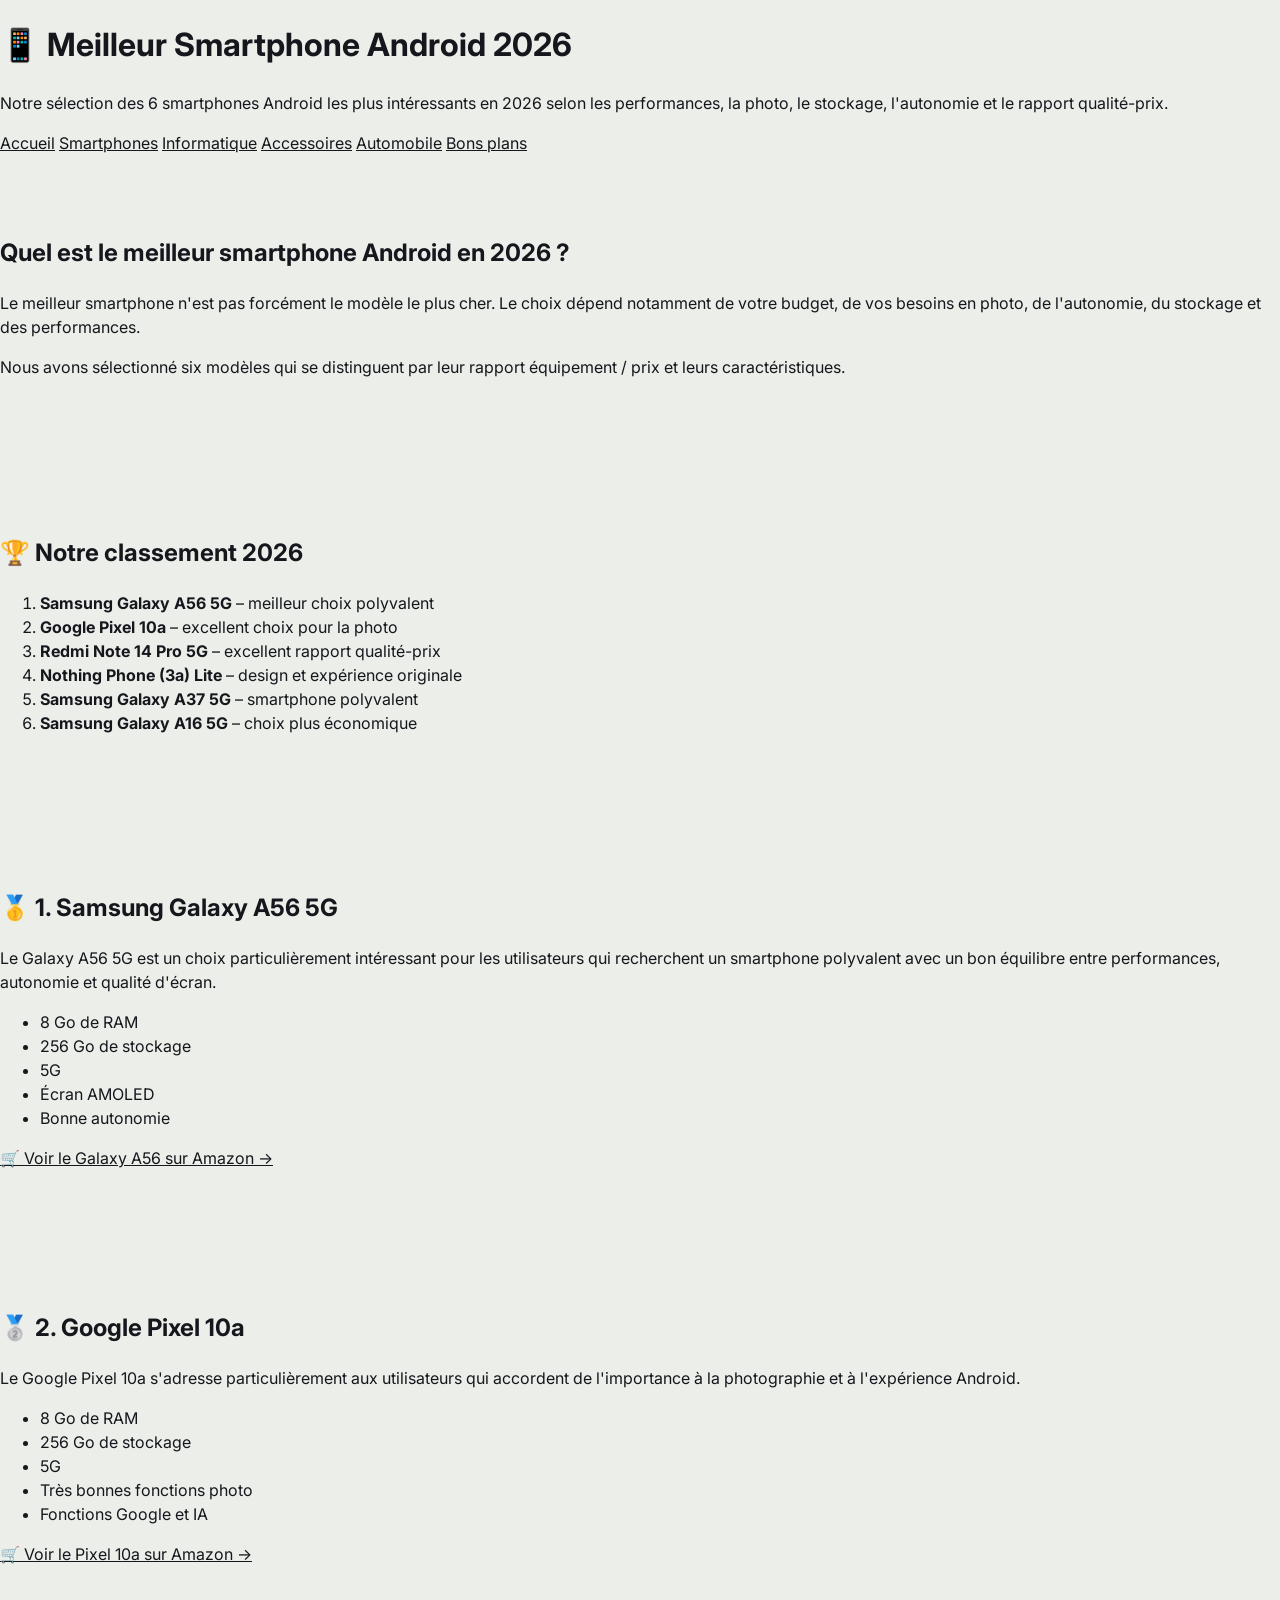
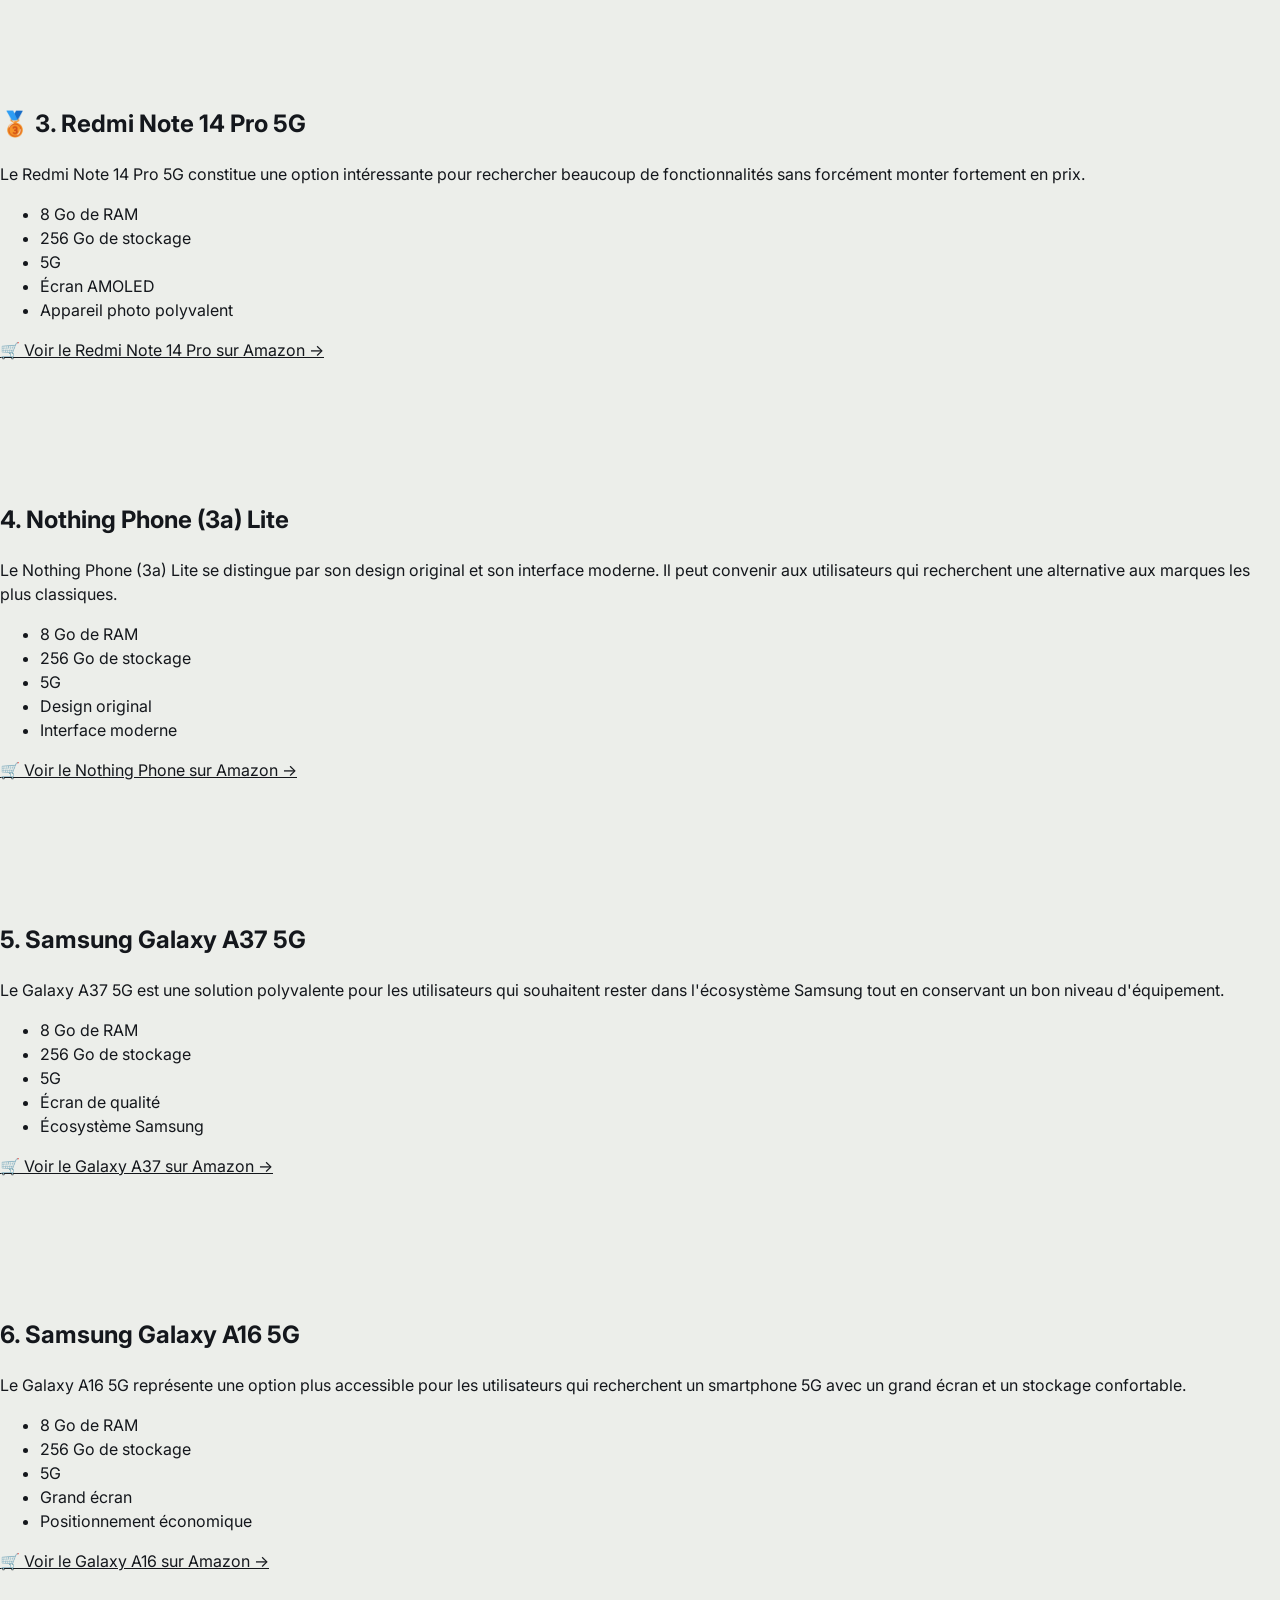
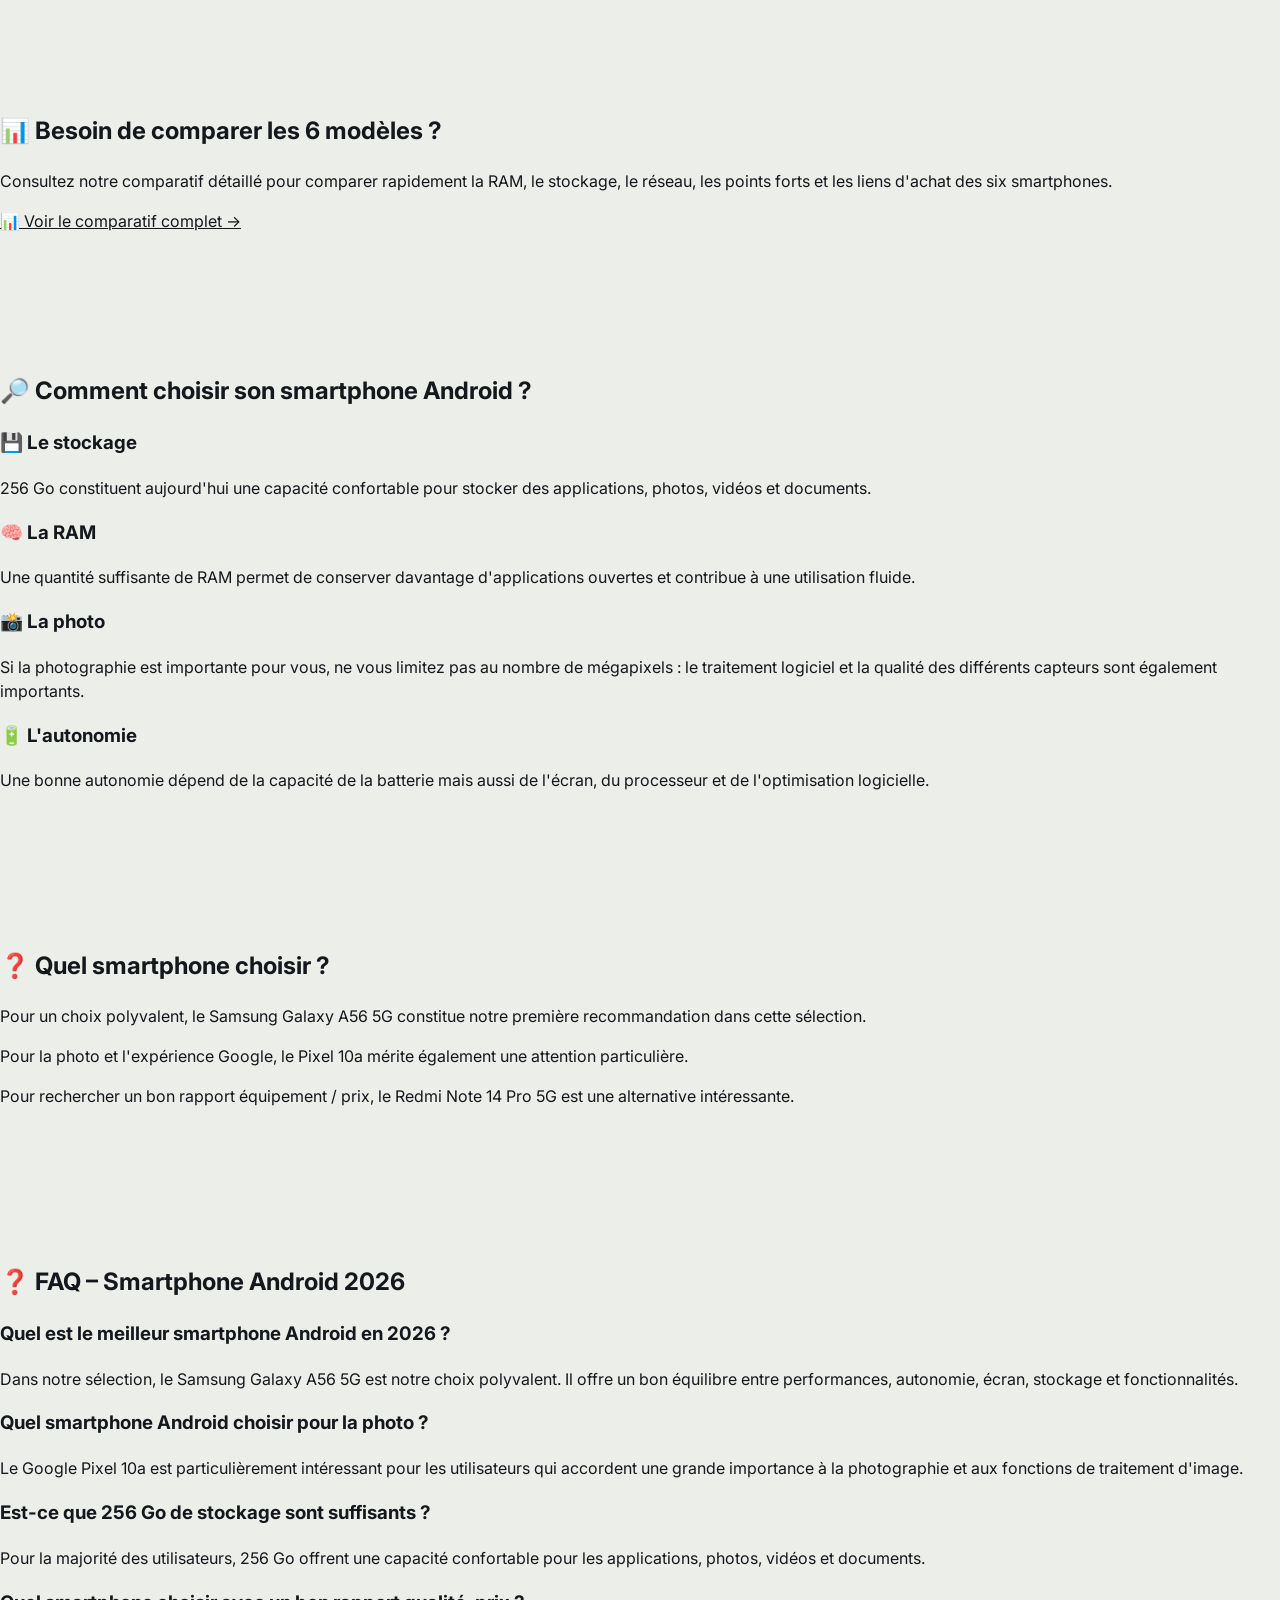
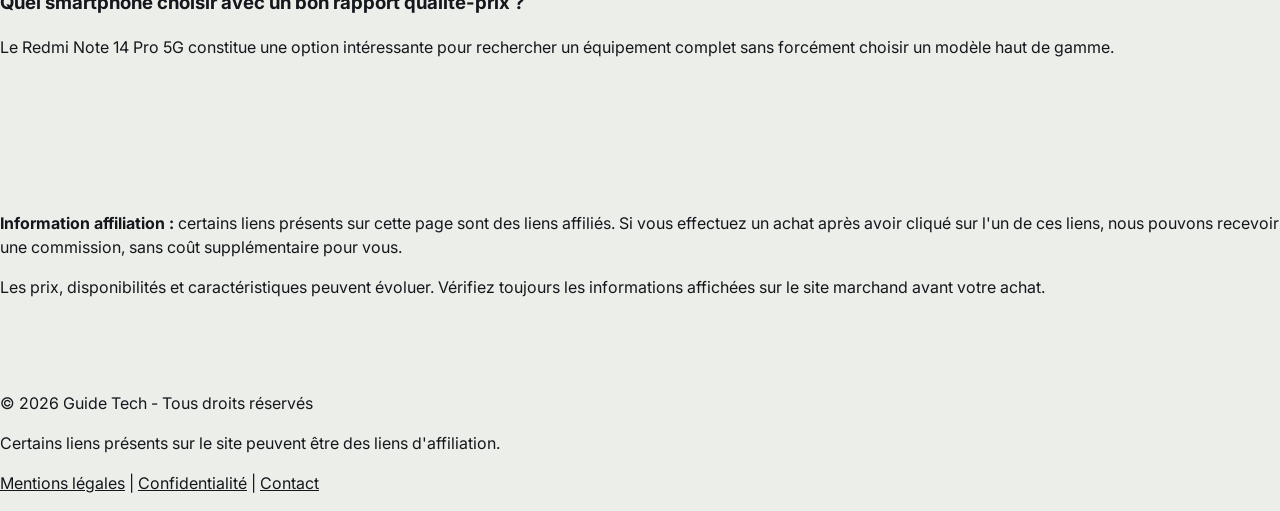
<file: meilleur-smartphone-android-2026.html>
<!DOCTYPE html>
<html lang="fr">
<head>
    <meta charset="UTF-8">
    <meta name="viewport" content="width=device-width, initial-scale=1.0">

    <title>Meilleur Smartphone Android 2026 : Top 6 et Comparatif</title>

    <meta name="description"
          content="Quel est le meilleur smartphone Android en 2026 ? Découvrez notre sélection de 6 modèles : Samsung Galaxy, Google Pixel, Redmi et Nothing, avec leurs points forts et liens Amazon.">

    <link rel="stylesheet" href="style.css">
</head>

<body>

<header class="header">
    <div class="container">
        <h1>📱 Meilleur Smartphone Android 2026</h1>

        <p>
            Notre sélection des 6 smartphones Android les plus intéressants
            en 2026 selon les performances, la photo, le stockage,
            l'autonomie et le rapport qualité-prix.
        </p>
    </div>
</header>


<nav class="navigation">
    <div class="container">

        <a href="index.html">Accueil</a>
        <a href="smartphones.html">Smartphones</a>
        <a href="informatique.html">Informatique</a>
        <a href="accessoires.html">Accessoires</a>
        <a href="automobile.html">Automobile</a>
        <a href="bons-plans.html">Bons plans</a>

    </div>
</nav>


<main class="container">


<section class="intro">

    <h2>Quel est le meilleur smartphone Android en 2026 ?</h2>

    <p>
        Le meilleur smartphone n'est pas forcément le modèle le plus cher.
        Le choix dépend notamment de votre budget, de vos besoins en photo,
        de l'autonomie, du stockage et des performances.
    </p>

    <p>
        Nous avons sélectionné six modèles qui se distinguent par leur
        rapport équipement / prix et leurs caractéristiques.
    </p>

</section>


<section class="article-card">

    <h2>🏆 Notre classement 2026</h2>

    <ol>

        <li>
            <strong>Samsung Galaxy A56 5G</strong> –
            meilleur choix polyvalent
        </li>

        <li>
            <strong>Google Pixel 10a</strong> –
            excellent choix pour la photo
        </li>

        <li>
            <strong>Redmi Note 14 Pro 5G</strong> –
            excellent rapport qualité-prix
        </li>

        <li>
            <strong>Nothing Phone (3a) Lite</strong> –
            design et expérience originale
        </li>

        <li>
            <strong>Samsung Galaxy A37 5G</strong> –
            smartphone polyvalent
        </li>

        <li>
            <strong>Samsung Galaxy A16 5G</strong> –
            choix plus économique
        </li>

    </ol>

</section>


<section class="article-card">

    <h2>🥇 1. Samsung Galaxy A56 5G</h2>

    <p>
        Le Galaxy A56 5G est un choix particulièrement intéressant pour
        les utilisateurs qui recherchent un smartphone polyvalent avec
        un bon équilibre entre performances, autonomie et qualité d'écran.
    </p>

    <ul>
        <li>8 Go de RAM</li>
        <li>256 Go de stockage</li>
        <li>5G</li>
        <li>Écran AMOLED</li>
        <li>Bonne autonomie</li>
    </ul>

    <a class="button"
       href="https://amzn.to/3U5sVax"
       target="_blank"
       rel="nofollow sponsored">
        🛒 Voir le Galaxy A56 sur Amazon →
    </a>

</section>


<section class="article-card">

    <h2>🥈 2. Google Pixel 10a</h2>

    <p>
        Le Google Pixel 10a s'adresse particulièrement aux utilisateurs
        qui accordent de l'importance à la photographie et à l'expérience
        Android.
    </p>

    <ul>
        <li>8 Go de RAM</li>
        <li>256 Go de stockage</li>
        <li>5G</li>
        <li>Très bonnes fonctions photo</li>
        <li>Fonctions Google et IA</li>
    </ul>

    <a class="button"
       href="https://amzn.to/4q85OrW"
       target="_blank"
       rel="nofollow sponsored">
        🛒 Voir le Pixel 10a sur Amazon →
    </a>

</section>


<section class="article-card">

    <h2>🥉 3. Redmi Note 14 Pro 5G</h2>

    <p>
        Le Redmi Note 14 Pro 5G constitue une option intéressante pour
        rechercher beaucoup de fonctionnalités sans forcément monter
        fortement en prix.
    </p>

    <ul>
        <li>8 Go de RAM</li>
        <li>256 Go de stockage</li>
        <li>5G</li>
        <li>Écran AMOLED</li>
        <li>Appareil photo polyvalent</li>
    </ul>

    <a class="button"
       href="https://amzn.to/4xs4DWL"
       target="_blank"
       rel="nofollow sponsored">
        🛒 Voir le Redmi Note 14 Pro sur Amazon →
    </a>

</section>


<section class="article-card">

    <h2>4. Nothing Phone (3a) Lite</h2>

    <p>
        Le Nothing Phone (3a) Lite se distingue par son design original
        et son interface moderne. Il peut convenir aux utilisateurs qui
        recherchent une alternative aux marques les plus classiques.
    </p>

    <ul>
        <li>8 Go de RAM</li>
        <li>256 Go de stockage</li>
        <li>5G</li>
        <li>Design original</li>
        <li>Interface moderne</li>
    </ul>

    <a class="button"
       href="https://amzn.to/4z22aUJ"
       target="_blank"
       rel="nofollow sponsored">
        🛒 Voir le Nothing Phone sur Amazon →
    </a>

</section>


<section class="article-card">

    <h2>5. Samsung Galaxy A37 5G</h2>

    <p>
        Le Galaxy A37 5G est une solution polyvalente pour les utilisateurs
        qui souhaitent rester dans l'écosystème Samsung tout en conservant
        un bon niveau d'équipement.
    </p>

    <ul>
        <li>8 Go de RAM</li>
        <li>256 Go de stockage</li>
        <li>5G</li>
        <li>Écran de qualité</li>
        <li>Écosystème Samsung</li>
    </ul>

    <a class="button"
       href="https://amzn.to/4wam50N"
       target="_blank"
       rel="nofollow sponsored">
        🛒 Voir le Galaxy A37 sur Amazon →
    </a>

</section>


<section class="article-card">

    <h2>6. Samsung Galaxy A16 5G</h2>

    <p>
        Le Galaxy A16 5G représente une option plus accessible pour les
        utilisateurs qui recherchent un smartphone 5G avec un grand écran
        et un stockage confortable.
    </p>

    <ul>
        <li>8 Go de RAM</li>
        <li>256 Go de stockage</li>
        <li>5G</li>
        <li>Grand écran</li>
        <li>Positionnement économique</li>
    </ul>

    <a class="button"
       href="https://amzn.to/3SiGOBM"
       target="_blank"
       rel="nofollow sponsored">
        🛒 Voir le Galaxy A16 sur Amazon →
    </a>

</section>


<section class="article-card">

    <h2>📊 Besoin de comparer les 6 modèles ?</h2>

    <p>
        Consultez notre comparatif détaillé pour comparer rapidement
        la RAM, le stockage, le réseau, les points forts et les liens
        d'achat des six smartphones.
    </p>

    <a class="button"
       href="smartphones-comparatif.html">
        📊 Voir le comparatif complet →
    </a>

</section>


<section class="article-card">

    <h2>🔎 Comment choisir son smartphone Android ?</h2>

    <h3>💾 Le stockage</h3>

    <p>
        256 Go constituent aujourd'hui une capacité confortable pour
        stocker des applications, photos, vidéos et documents.
    </p>

    <h3>🧠 La RAM</h3>

    <p>
        Une quantité suffisante de RAM permet de conserver davantage
        d'applications ouvertes et contribue à une utilisation fluide.
    </p>

    <h3>📸 La photo</h3>

    <p>
        Si la photographie est importante pour vous, ne vous limitez pas
        au nombre de mégapixels : le traitement logiciel et la qualité
        des différents capteurs sont également importants.
    </p>

    <h3>🔋 L'autonomie</h3>

    <p>
        Une bonne autonomie dépend de la capacité de la batterie mais aussi
        de l'écran, du processeur et de l'optimisation logicielle.
    </p>

</section>


<section class="article-card">

    <h2>❓ Quel smartphone choisir ?</h2>

    <p>
        Pour un choix polyvalent, le Samsung Galaxy A56 5G constitue
        notre première recommandation dans cette sélection.
    </p>

    <p>
        Pour la photo et l'expérience Google, le Pixel 10a mérite également
        une attention particulière.
    </p>

    <p>
        Pour rechercher un bon rapport équipement / prix, le Redmi Note 14 Pro
        5G est une alternative intéressante.
    </p>

</section>


    <section class="article-card">

    <h2>❓ FAQ – Smartphone Android 2026</h2>

    <h3>Quel est le meilleur smartphone Android en 2026 ?</h3>

    <p>
        Dans notre sélection, le Samsung Galaxy A56 5G est notre choix
        polyvalent. Il offre un bon équilibre entre performances,
        autonomie, écran, stockage et fonctionnalités.
    </p>

    <h3>Quel smartphone Android choisir pour la photo ?</h3>

    <p>
        Le Google Pixel 10a est particulièrement intéressant pour les
        utilisateurs qui accordent une grande importance à la photographie
        et aux fonctions de traitement d'image.
    </p>

    <h3>Est-ce que 256 Go de stockage sont suffisants ?</h3>

    <p>
        Pour la majorité des utilisateurs, 256 Go offrent une capacité
        confortable pour les applications, photos, vidéos et documents.
    </p>

    <h3>Quel smartphone choisir avec un bon rapport qualité-prix ?</h3>

    <p>
        Le Redmi Note 14 Pro 5G constitue une option intéressante pour
        rechercher un équipement complet sans forcément choisir un modèle
        haut de gamme.
    </p>

</section>

    <section class="article-card">

    <p>
        <strong>Information affiliation :</strong>
        certains liens présents sur cette page sont des liens affiliés.
        Si vous effectuez un achat après avoir cliqué sur l'un de ces liens,
        nous pouvons recevoir une commission, sans coût supplémentaire
        pour vous.
    </p>

    <p>
        Les prix, disponibilités et caractéristiques peuvent évoluer.
        Vérifiez toujours les informations affichées sur le site marchand
        avant votre achat.
    </p>

</section>


</main>


<footer class="footer">

    <div class="container">

        <p>
            © 2026 Guide Tech - Tous droits réservés
        </p>

        <p>
            Certains liens présents sur le site peuvent être des liens
            d'affiliation.
        </p>

        <p>
            <a href="mentions-legales.html">Mentions légales</a>
            |
            <a href="politique-confidentialite.html">Confidentialité</a>
            |
            <a href="contact.html">Contact</a>
        </p>

    </div>

</footer>

</body>
</html>
</file>
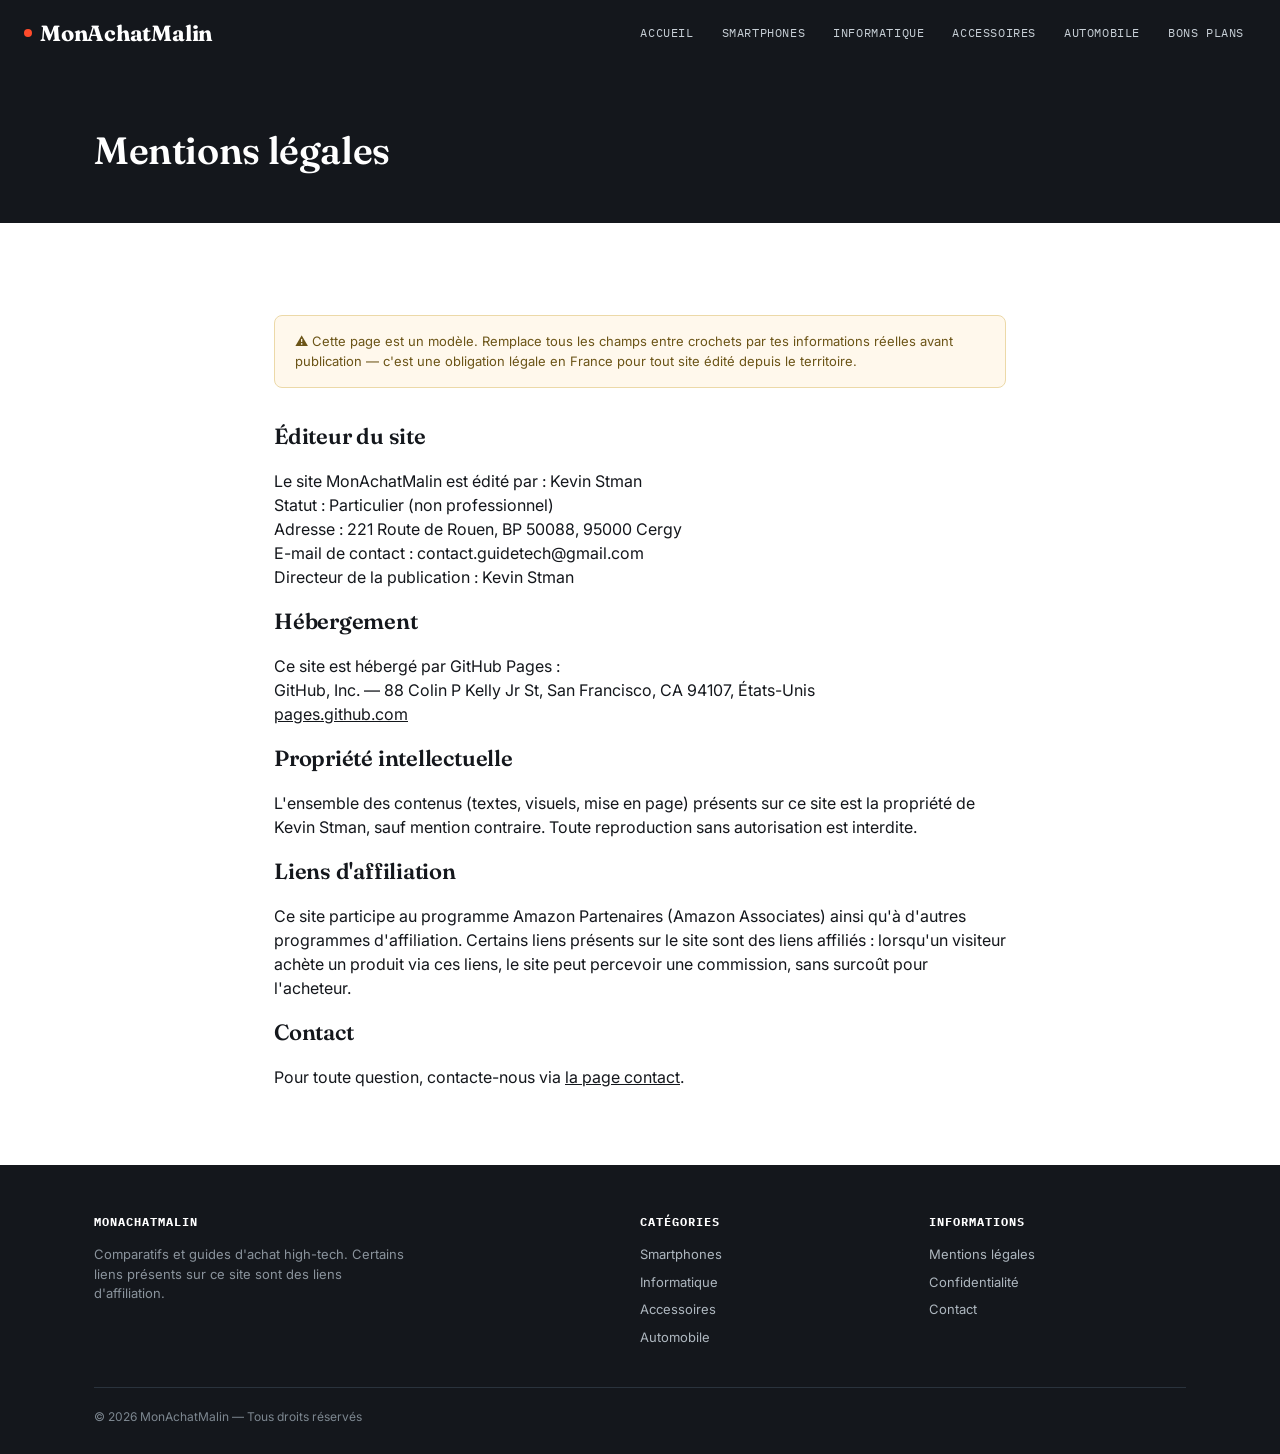
<file: mentions-legales.html>
<!DOCTYPE html>
<html lang="fr">
<head>
<meta charset="UTF-8">
<meta name="viewport" content="width=device-width, initial-scale=1.0">
<title>Mentions légales | MonAchatMalin</title>
<meta name="description" content="Mentions légales du site MonAchatMalin.">
<link rel="canonical" href="https://monachatmalin.github.io/mentions-legales.html">
<link rel="stylesheet" href="style.css">
</head>
<body>

<header class="site">
  <div class="bar">
    <a href="index.html" class="logo"><span class="dot"></span>MonAchatMalin</a>
    <nav class="main">
      <a href="index.html">Accueil</a>
      <a href="smartphones.html">Smartphones</a>
      <a href="informatique.html">Informatique</a>
      <a href="accessoires.html">Accessoires</a>
      <a href="automobile.html">Automobile</a>
      <a href="bons-plans.html">Bons plans</a>
    </nav>
  </div>
</header>

<section class="hero" style="padding-bottom:32px;">
  <div class="wrap">
    <h1 style="font-size:38px;">Mentions légales</h1>
  </div>
</section>

<section class="on-card">
  <div class="wrap" style="max-width:780px;">
    <div class="disclosure">
      ⚠️ Cette page est un modèle. Remplace tous les champs entre crochets par tes informations réelles avant publication — c'est une obligation légale en France pour tout site édité depuis le territoire.
    </div>

    <h2 class="section-title" style="font-size:22px;">Éditeur du site</h2>
    <p>
      Le site MonAchatMalin est édité par : Kevin Stman<br>
      Statut : Particulier (non professionnel)<br>
      Adresse : 221 Route de Rouen, BP 50088, 95000 Cergy<br>
      E-mail de contact : contact.guidetech@gmail.com<br>
      Directeur de la publication : Kevin Stman
    </p>

    <h2 class="section-title" style="font-size:22px;">Hébergement</h2>
    <p>
      Ce site est hébergé par GitHub Pages :<br>
      GitHub, Inc. — 88 Colin P Kelly Jr St, San Francisco, CA 94107, États-Unis<br>
      <a href="https://pages.github.com/" target="_blank" rel="noopener">pages.github.com</a>
    </p>

    <h2 class="section-title" style="font-size:22px;">Propriété intellectuelle</h2>
    <p>L'ensemble des contenus (textes, visuels, mise en page) présents sur ce site est la propriété de Kevin Stman, sauf mention contraire. Toute reproduction sans autorisation est interdite.</p>

    <h2 class="section-title" style="font-size:22px;">Liens d'affiliation</h2>
    <p>Ce site participe au programme Amazon Partenaires (Amazon Associates) ainsi qu'à d'autres programmes d'affiliation. Certains liens présents sur le site sont des liens affiliés : lorsqu'un visiteur achète un produit via ces liens, le site peut percevoir une commission, sans surcoût pour l'acheteur.</p>

    <h2 class="section-title" style="font-size:22px;">Contact</h2>
    <p>Pour toute question, contacte-nous via <a href="contact.html">la page contact</a>.</p>
  </div>
</section>

<footer class="site">
  <div class="wrap">
    <div class="cols">
      <div>
        <h4>MonAchatMalin</h4>
        <p style="max-width:40ch; color:#8a939c;">Comparatifs et guides d'achat high-tech. Certains liens présents sur ce site sont des liens d'affiliation.</p>
      </div>
      <div>
        <h4>Catégories</h4>
        <a href="smartphones.html">Smartphones</a>
        <a href="informatique.html">Informatique</a>
        <a href="accessoires.html">Accessoires</a>
        <a href="automobile.html">Automobile</a>
      </div>
      <div>
        <h4>Informations</h4>
        <a href="mentions-legales.html">Mentions légales</a>
        <a href="politique-confidentialite.html">Confidentialité</a>
        <a href="contact.html">Contact</a>
      </div>
    </div>
    <div class="legal">© 2026 MonAchatMalin — Tous droits réservés</div>
  </div>
</footer>

</body>
</html>
</file>
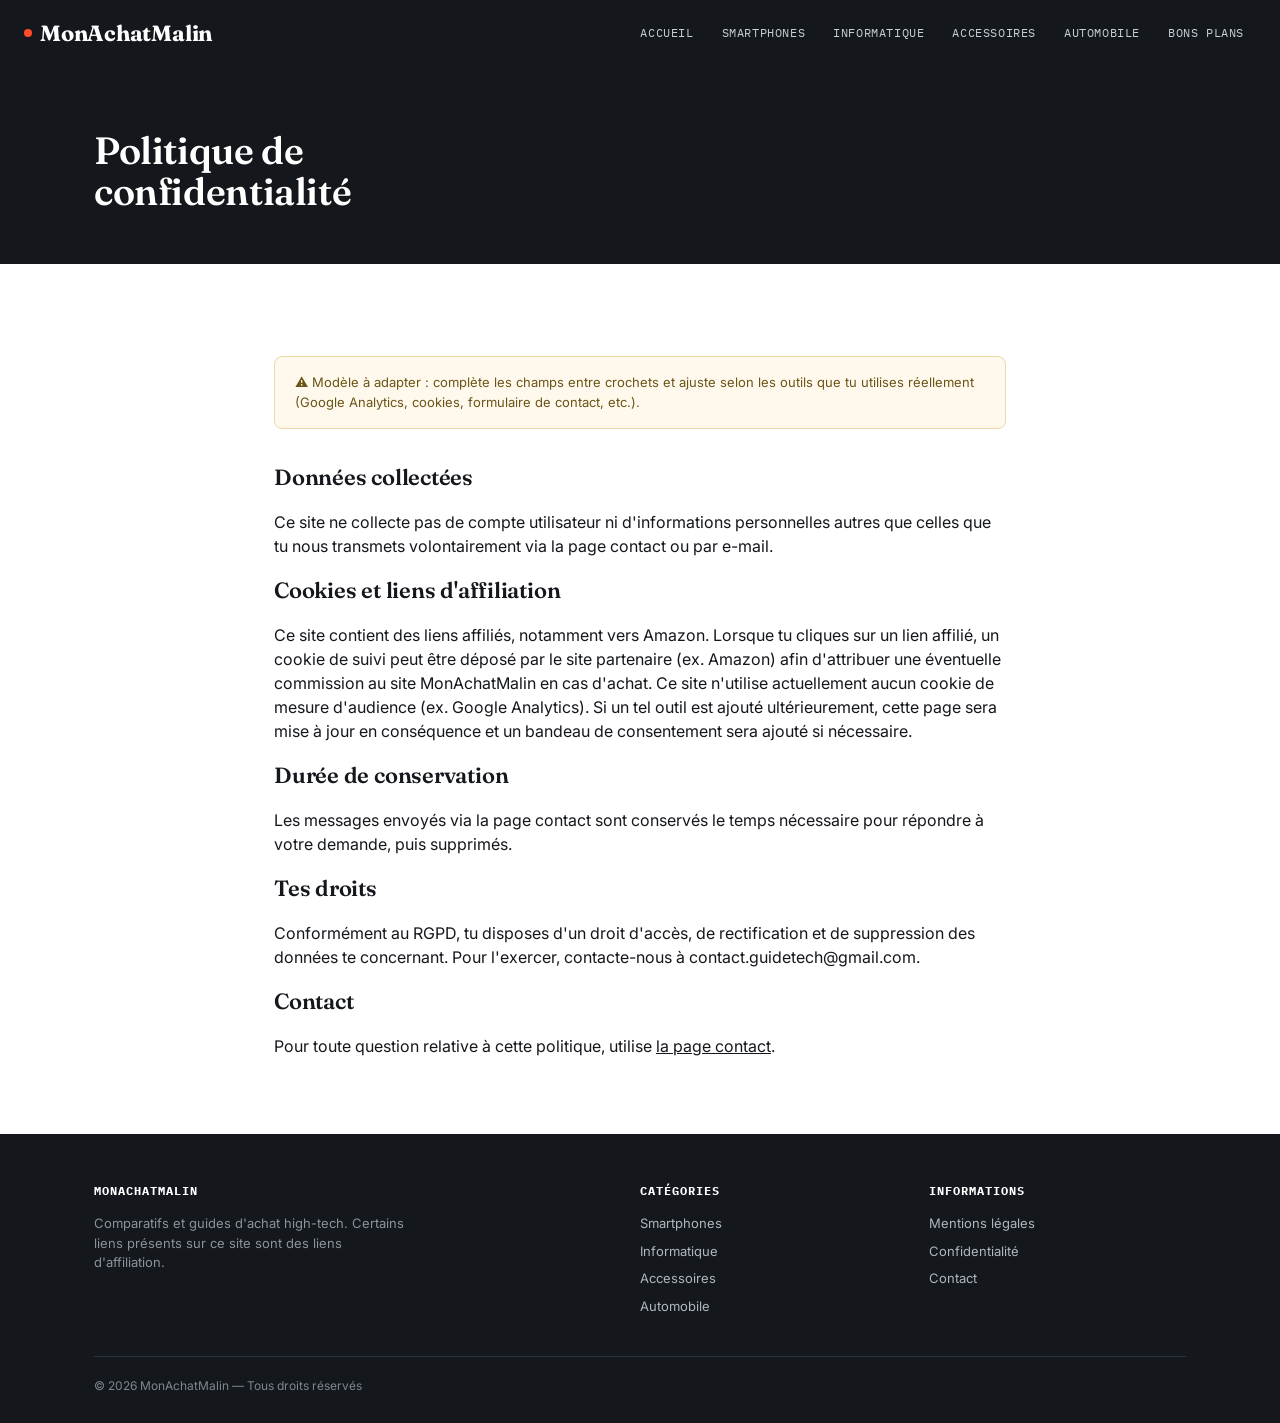
<file: politique-confidentialite.html>
<!DOCTYPE html>
<html lang="fr">
<head>
<meta charset="UTF-8">
<meta name="viewport" content="width=device-width, initial-scale=1.0">
<title>Politique de confidentialité | MonAchatMalin</title>
<meta name="description" content="Politique de confidentialité et gestion des cookies du site MonAchatMalin.">
<link rel="canonical" href="https://monachatmalin.github.io/politique-confidentialite.html">
<link rel="stylesheet" href="style.css">
</head>
<body>

<header class="site">
  <div class="bar">
    <a href="index.html" class="logo"><span class="dot"></span>MonAchatMalin</a>
    <nav class="main">
      <a href="index.html">Accueil</a>
      <a href="smartphones.html">Smartphones</a>
      <a href="informatique.html">Informatique</a>
      <a href="accessoires.html">Accessoires</a>
      <a href="automobile.html">Automobile</a>
      <a href="bons-plans.html">Bons plans</a>
    </nav>
  </div>
</header>

<section class="hero" style="padding-bottom:32px;">
  <div class="wrap">
    <h1 style="font-size:38px;">Politique de confidentialité</h1>
  </div>
</section>

<section class="on-card">
  <div class="wrap" style="max-width:780px;">
    <div class="disclosure">
      ⚠️ Modèle à adapter : complète les champs entre crochets et ajuste selon les outils que tu utilises réellement (Google Analytics, cookies, formulaire de contact, etc.).
    </div>

    <h2 class="section-title" style="font-size:22px;">Données collectées</h2>
    <p>Ce site ne collecte pas de compte utilisateur ni d'informations personnelles autres que celles que tu nous transmets volontairement via la page contact ou par e-mail.</p>

    <h2 class="section-title" style="font-size:22px;">Cookies et liens d'affiliation</h2>
    <p>Ce site contient des liens affiliés, notamment vers Amazon. Lorsque tu cliques sur un lien affilié, un cookie de suivi peut être déposé par le site partenaire (ex. Amazon) afin d'attribuer une éventuelle commission au site MonAchatMalin en cas d'achat. Ce site n'utilise actuellement aucun cookie de mesure d'audience (ex. Google Analytics). Si un tel outil est ajouté ultérieurement, cette page sera mise à jour en conséquence et un bandeau de consentement sera ajouté si nécessaire.</p>

    <h2 class="section-title" style="font-size:22px;">Durée de conservation</h2>
    <p>Les messages envoyés via la page contact sont conservés le temps nécessaire pour répondre à votre demande, puis supprimés.</p>

    <h2 class="section-title" style="font-size:22px;">Tes droits</h2>
    <p>Conformément au RGPD, tu disposes d'un droit d'accès, de rectification et de suppression des données te concernant. Pour l'exercer, contacte-nous à contact.guidetech@gmail.com.</p>

    <h2 class="section-title" style="font-size:22px;">Contact</h2>
    <p>Pour toute question relative à cette politique, utilise <a href="contact.html">la page contact</a>.</p>
  </div>
</section>

<footer class="site">
  <div class="wrap">
    <div class="cols">
      <div>
        <h4>MonAchatMalin</h4>
        <p style="max-width:40ch; color:#8a939c;">Comparatifs et guides d'achat high-tech. Certains liens présents sur ce site sont des liens d'affiliation.</p>
      </div>
      <div>
        <h4>Catégories</h4>
        <a href="smartphones.html">Smartphones</a>
        <a href="informatique.html">Informatique</a>
        <a href="accessoires.html">Accessoires</a>
        <a href="automobile.html">Automobile</a>
      </div>
      <div>
        <h4>Informations</h4>
        <a href="mentions-legales.html">Mentions légales</a>
        <a href="politique-confidentialite.html">Confidentialité</a>
        <a href="contact.html">Contact</a>
      </div>
    </div>
    <div class="legal">© 2026 MonAchatMalin — Tous droits réservés</div>
  </div>
</footer>

</body>
</html>
</file>
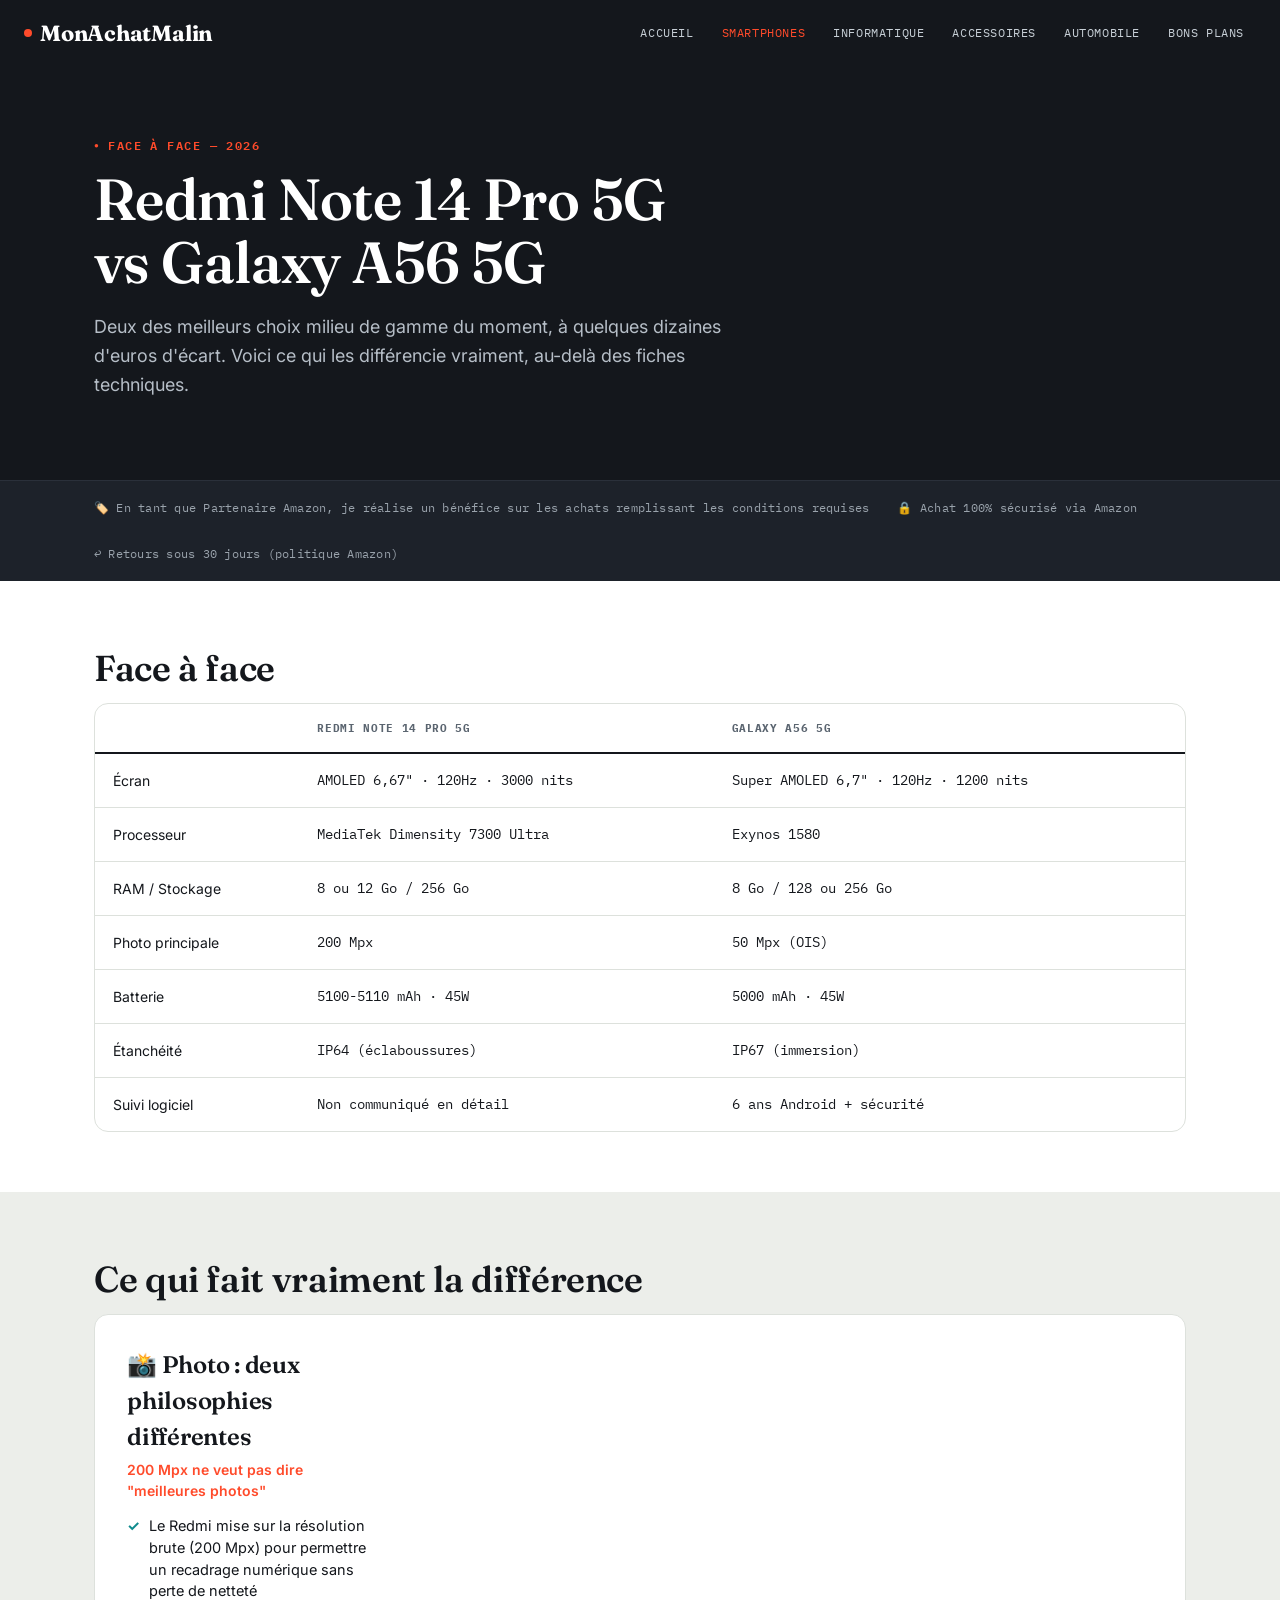
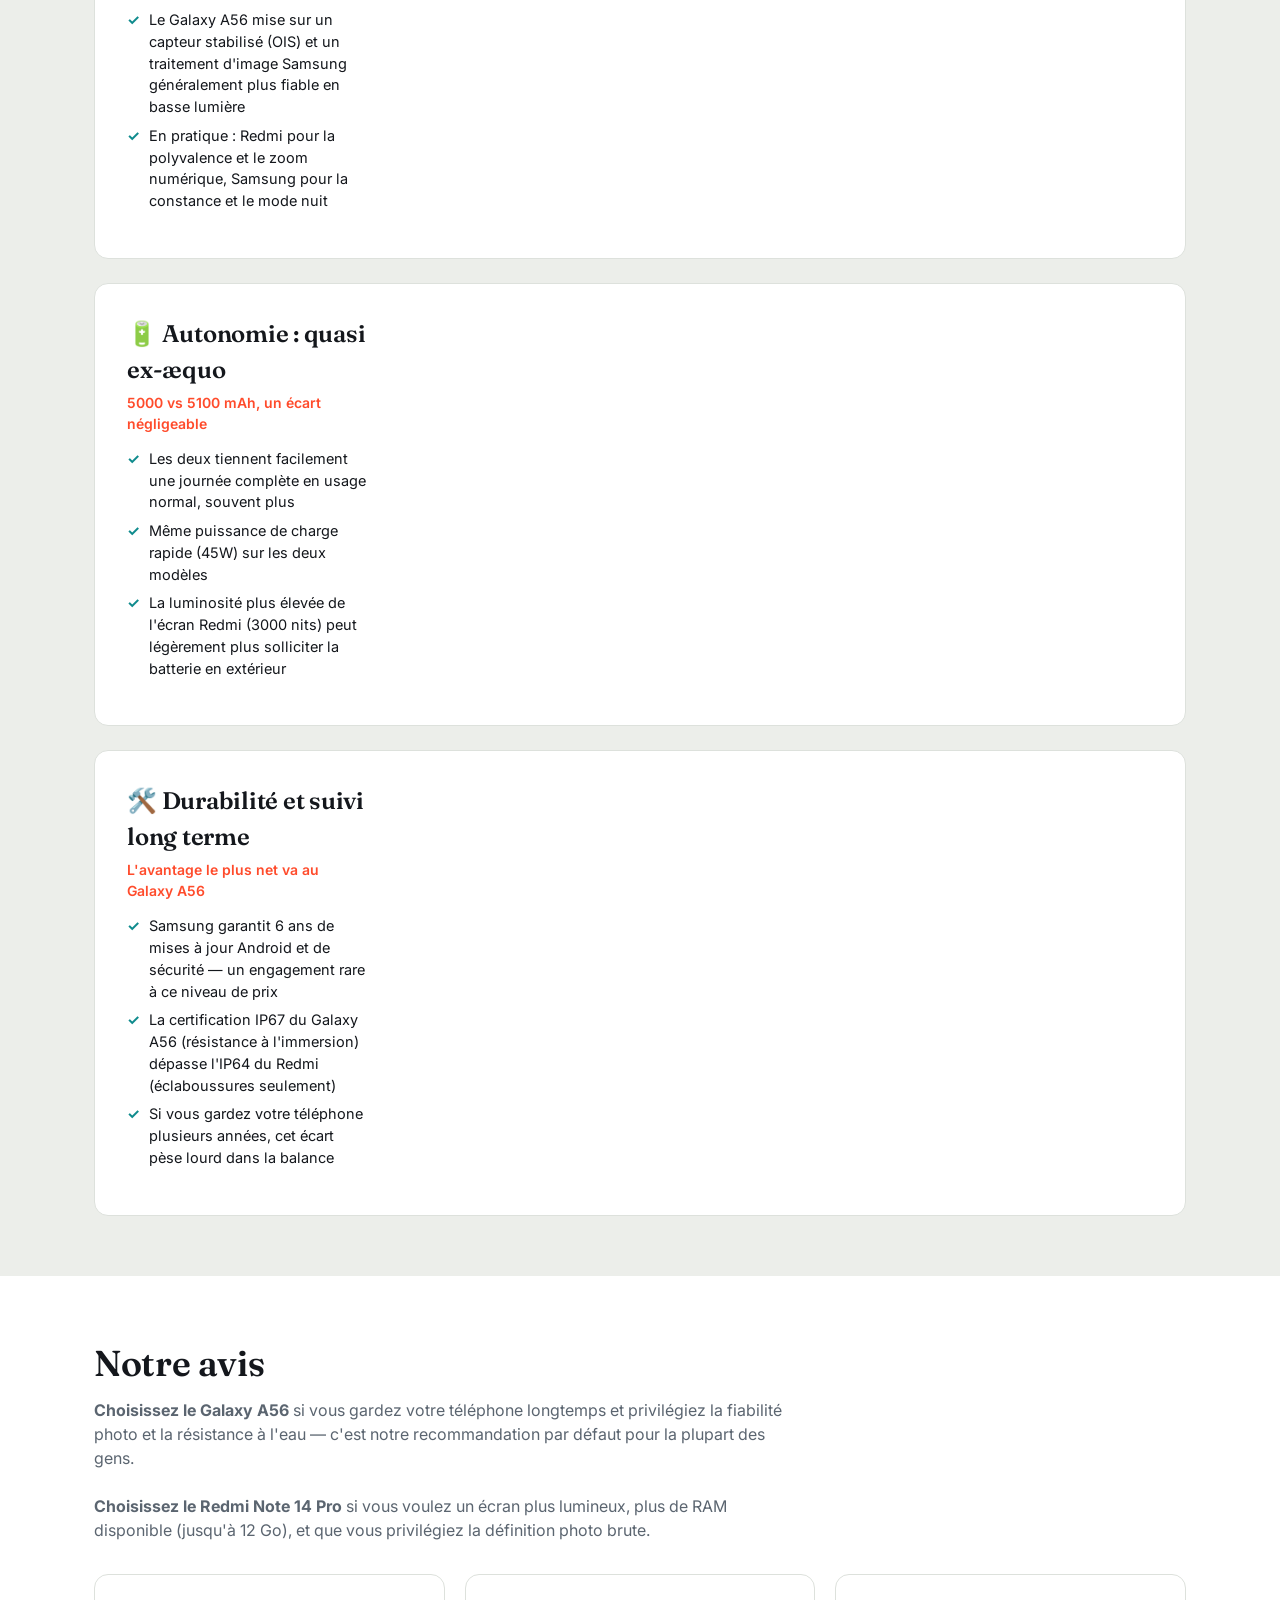
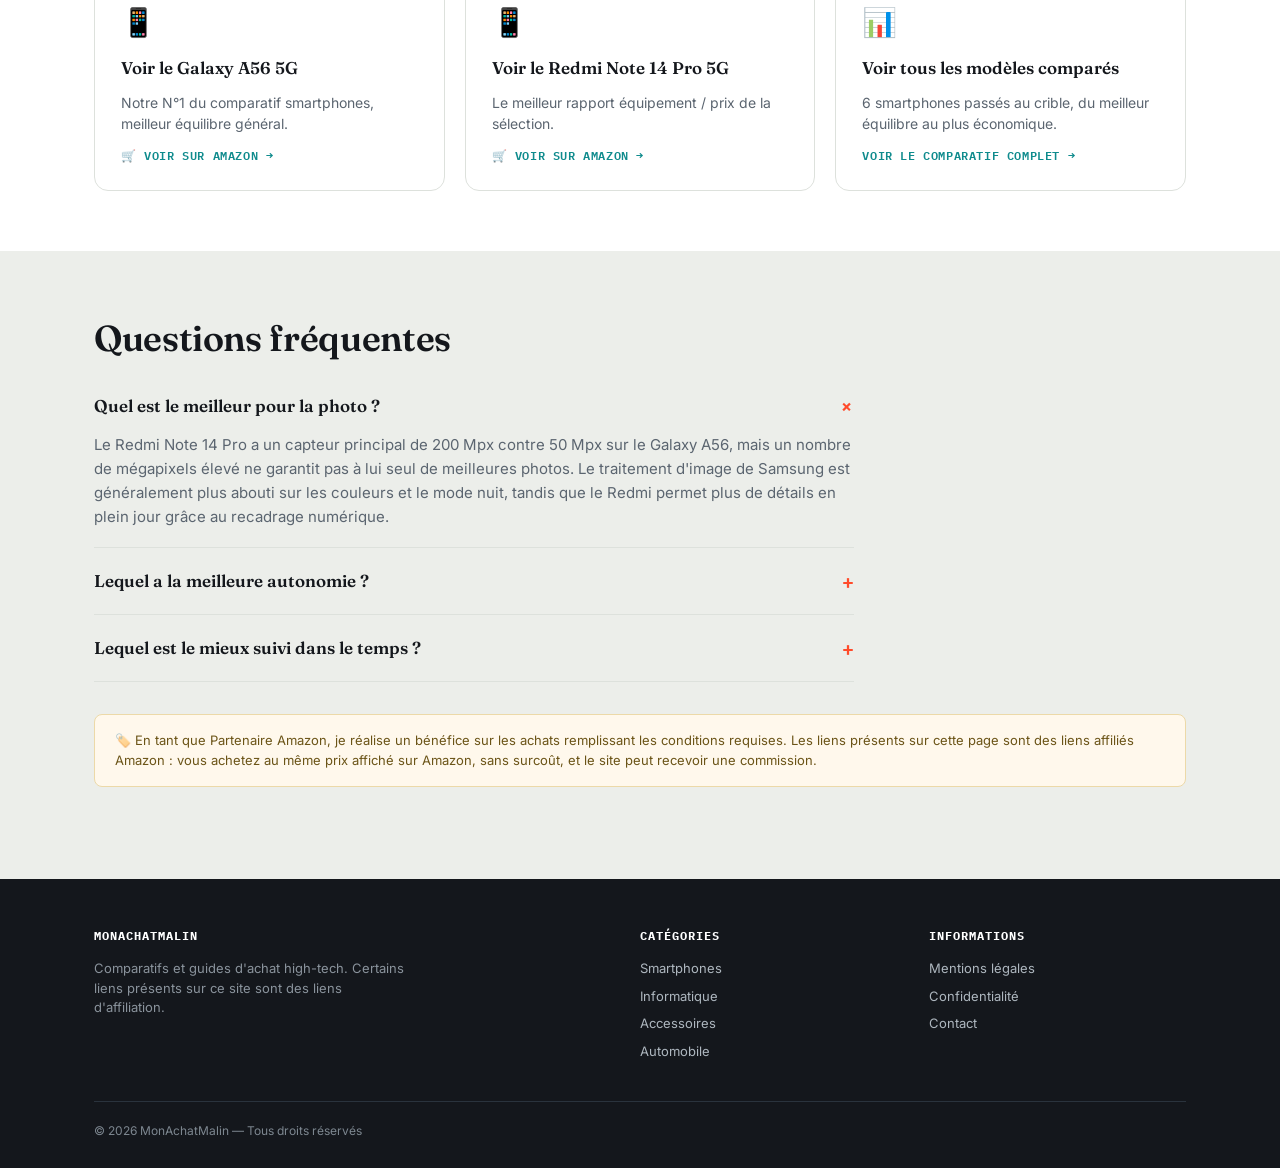
<file: redmi-note-14-pro-vs-galaxy-a56.html>
<!DOCTYPE html>
<html lang="fr">
<head>
<meta charset="UTF-8">
<meta name="viewport" content="width=device-width, initial-scale=1.0">
<title>Redmi Note 14 Pro 5G vs Samsung Galaxy A56 5G : lequel choisir en 2026 ? | MonAchatMalin</title>
<meta name="description" content="Comparatif détaillé entre le Redmi Note 14 Pro 5G et le Samsung Galaxy A56 5G : écran, processeur, autonomie, photo et prix. Lequel des deux vous convient le mieux ?">
<meta property="og:title" content="Redmi Note 14 Pro 5G vs Samsung Galaxy A56 5G : lequel choisir ?">
<meta property="og:type" content="article">
<link rel="canonical" href="https://monachatmalin.github.io/redmi-note-14-pro-vs-galaxy-a56.html">
<link rel="stylesheet" href="style.css">
<script type="application/ld+json">
{
  "@context": "https://schema.org",
  "@type": "FAQPage",
  "mainEntity": [
    {
      "@type": "Question",
      "name": "Quel est le meilleur pour la photo, le Redmi Note 14 Pro ou le Galaxy A56 ?",
      "acceptedAnswer": {
        "@type": "Answer",
        "text": "Le Redmi Note 14 Pro a un capteur principal de 200 Mpx contre 50 Mpx sur le Galaxy A56, mais un nombre de mégapixels élevé ne garantit pas à lui seul de meilleures photos. Le traitement d'image de Samsung est généralement plus abouti sur les couleurs et le mode nuit, tandis que le Redmi permet plus de détails en plein jour grâce au recadrage numérique."
      }
    },
    {
      "@type": "Question",
      "name": "Lequel a la meilleure autonomie ?",
      "acceptedAnswer": {
        "@type": "Answer",
        "text": "Les deux sont très proches : 5000 mAh pour le Galaxy A56 contre 5100-5110 mAh pour le Redmi Note 14 Pro, tous deux avec charge rapide 45W. Dans la pratique, l'écart d'autonomie réelle entre les deux est minime."
      }
    },
    {
      "@type": "Question",
      "name": "Lequel est le mieux suivi dans le temps ?",
      "acceptedAnswer": {
        "@type": "Answer",
        "text": "Le Galaxy A56 a l'avantage ici : Samsung garantit 6 générations de mises à jour Android et 6 ans de mises à jour de sécurité, une politique généralement plus généreuse que celle de Xiaomi sur sa gamme Redmi Note."
      }
    }
  ]
}
</script>
</head>
<body>

<header class="site">
  <div class="bar">
    <a href="index.html" class="logo"><span class="dot"></span>MonAchatMalin</a>
    <nav class="main">
      <a href="index.html">Accueil</a>
      <a href="smartphones.html" class="current">Smartphones</a>
      <a href="informatique.html">Informatique</a>
      <a href="accessoires.html">Accessoires</a>
      <a href="automobile.html">Automobile</a>
      <a href="bons-plans.html">Bons plans</a>
    </nav>
  </div>
</header>

<section class="hero" style="padding-bottom:0;">
  <div class="wrap">
    <p class="eyebrow">Face à face — 2026</p>
    <h1>Redmi Note 14 Pro 5G vs Galaxy A56 5G</h1>
    <p class="lead">Deux des meilleurs choix milieu de gamme du moment, à quelques dizaines d'euros d'écart. Voici ce qui les différencie vraiment, au-delà des fiches techniques.</p>
  </div>
  <div style="height:48px;"></div>
</section>
<div class="trust-strip">
  <div class="wrap">
    <span>🏷️ En tant que Partenaire Amazon, je réalise un bénéfice sur les achats remplissant les conditions requises</span>
    <span>🔒 Achat 100% sécurisé via Amazon</span>
    <span>↩️ Retours sous 30 jours (politique Amazon)</span>
  </div>
</div>

<section class="on-card">
  <div class="wrap">
    <h2 class="section-title">Face à face</h2>
    <div class="table-wrap">
      <table class="spec">
        <thead>
          <tr><th></th><th>Redmi Note 14 Pro 5G</th><th>Galaxy A56 5G</th></tr>
        </thead>
        <tbody>
          <tr>
            <td data-label="">Écran</td>
            <td class="spec-num" data-label="Redmi">AMOLED 6,67" · 120Hz · 3000 nits</td>
            <td class="spec-num" data-label="Samsung">Super AMOLED 6,7" · 120Hz · 1200 nits</td>
          </tr>
          <tr>
            <td data-label="">Processeur</td>
            <td class="spec-num" data-label="Redmi">MediaTek Dimensity 7300 Ultra</td>
            <td class="spec-num" data-label="Samsung">Exynos 1580</td>
          </tr>
          <tr>
            <td data-label="">RAM / Stockage</td>
            <td class="spec-num" data-label="Redmi">8 ou 12 Go / 256 Go</td>
            <td class="spec-num" data-label="Samsung">8 Go / 128 ou 256 Go</td>
          </tr>
          <tr>
            <td data-label="">Photo principale</td>
            <td class="spec-num" data-label="Redmi">200 Mpx</td>
            <td class="spec-num" data-label="Samsung">50 Mpx (OIS)</td>
          </tr>
          <tr>
            <td data-label="">Batterie</td>
            <td class="spec-num" data-label="Redmi">5100-5110 mAh · 45W</td>
            <td class="spec-num" data-label="Samsung">5000 mAh · 45W</td>
          </tr>
          <tr>
            <td data-label="">Étanchéité</td>
            <td class="spec-num" data-label="Redmi">IP64 (éclaboussures)</td>
            <td class="spec-num" data-label="Samsung">IP67 (immersion)</td>
          </tr>
          <tr>
            <td data-label="">Suivi logiciel</td>
            <td class="spec-num" data-label="Redmi">Non communiqué en détail</td>
            <td class="spec-num" data-label="Samsung">6 ans Android + sécurité</td>
          </tr>
        </tbody>
      </table>
    </div>
  </div>
</section>

<section>
  <div class="wrap">
    <h2 class="section-title">Ce qui fait vraiment la différence</h2>
    <div class="product-grid">

      <div class="product">
        <div class="body" style="max-width:100%;">
          <h3>📸 Photo : deux philosophies différentes</h3>
          <p class="tagline">200 Mpx ne veut pas dire "meilleures photos"</p>
          <ul class="points">
            <li>Le Redmi mise sur la résolution brute (200 Mpx) pour permettre un recadrage numérique sans perte de netteté</li>
            <li>Le Galaxy A56 mise sur un capteur stabilisé (OIS) et un traitement d'image Samsung généralement plus fiable en basse lumière</li>
            <li>En pratique : Redmi pour la polyvalence et le zoom numérique, Samsung pour la constance et le mode nuit</li>
          </ul>
        </div>
      </div>

      <div class="product">
        <div class="body" style="max-width:100%;">
          <h3>🔋 Autonomie : quasi ex-æquo</h3>
          <p class="tagline">5000 vs 5100 mAh, un écart négligeable</p>
          <ul class="points">
            <li>Les deux tiennent facilement une journée complète en usage normal, souvent plus</li>
            <li>Même puissance de charge rapide (45W) sur les deux modèles</li>
            <li>La luminosité plus élevée de l'écran Redmi (3000 nits) peut légèrement plus solliciter la batterie en extérieur</li>
          </ul>
        </div>
      </div>

      <div class="product">
        <div class="body" style="max-width:100%;">
          <h3>🛠️ Durabilité et suivi long terme</h3>
          <p class="tagline">L'avantage le plus net va au Galaxy A56</p>
          <ul class="points">
            <li>Samsung garantit 6 ans de mises à jour Android et de sécurité — un engagement rare à ce niveau de prix</li>
            <li>La certification IP67 du Galaxy A56 (résistance à l'immersion) dépasse l'IP64 du Redmi (éclaboussures seulement)</li>
            <li>Si vous gardez votre téléphone plusieurs années, cet écart pèse lourd dans la balance</li>
          </ul>
        </div>
      </div>

    </div>
  </div>
</section>

<section class="on-card">
  <div class="wrap">
    <h2 class="section-title">Notre avis</h2>
    <p class="section-sub" style="max-width:70ch;">
      <strong>Choisissez le Galaxy A56</strong> si vous gardez votre téléphone longtemps et privilégiez la fiabilité photo et la résistance à l'eau — c'est notre recommandation par défaut pour la plupart des gens.<br><br>
      <strong>Choisissez le Redmi Note 14 Pro</strong> si vous voulez un écran plus lumineux, plus de RAM disponible (jusqu'à 12 Go), et que vous privilégiez la définition photo brute.
    </p>

    <div class="grid cols-3" style="margin-top:32px;">
      <div class="card">
        <span class="icon">📱</span>
        <h3>Voir le Galaxy A56 5G</h3>
        <p>Notre N°1 du comparatif smartphones, meilleur équilibre général.</p>
        <a href="https://amzn.to/3U5sVax" target="_blank" rel="sponsored noopener" class="card-link">🛒 Voir sur Amazon →</a>
      </div>
      <div class="card">
        <span class="icon">📱</span>
        <h3>Voir le Redmi Note 14 Pro 5G</h3>
        <p>Le meilleur rapport équipement / prix de la sélection.</p>
        <a href="https://amzn.to/4xs4DWL" target="_blank" rel="sponsored noopener" class="card-link">🛒 Voir sur Amazon →</a>
      </div>
      <div class="card">
        <span class="icon">📊</span>
        <h3>Voir tous les modèles comparés</h3>
        <p>6 smartphones passés au crible, du meilleur équilibre au plus économique.</p>
        <a href="smartphones-comparatif.html" class="card-link">Voir le comparatif complet →</a>
      </div>
    </div>
  </div>
</section>

<section>
  <div class="wrap">
    <h2 class="section-title">Questions fréquentes</h2>
    <div class="faq">
      <details open>
        <summary>Quel est le meilleur pour la photo ?</summary>
        <p>Le Redmi Note 14 Pro a un capteur principal de 200 Mpx contre 50 Mpx sur le Galaxy A56, mais un nombre de mégapixels élevé ne garantit pas à lui seul de meilleures photos. Le traitement d'image de Samsung est généralement plus abouti sur les couleurs et le mode nuit, tandis que le Redmi permet plus de détails en plein jour grâce au recadrage numérique.</p>
      </details>
      <details>
        <summary>Lequel a la meilleure autonomie ?</summary>
        <p>Les deux sont très proches : 5000 mAh pour le Galaxy A56 contre 5100-5110 mAh pour le Redmi Note 14 Pro, tous deux avec charge rapide 45W. Dans la pratique, l'écart d'autonomie réelle entre les deux est minime.</p>
      </details>
      <details>
        <summary>Lequel est le mieux suivi dans le temps ?</summary>
        <p>Le Galaxy A56 a l'avantage ici : Samsung garantit 6 générations de mises à jour Android et 6 ans de mises à jour de sécurité, une politique généralement plus généreuse que celle de Xiaomi sur sa gamme Redmi Note.</p>
      </details>
    </div>
    <div class="disclosure">
      🏷️ En tant que Partenaire Amazon, je réalise un bénéfice sur les achats remplissant les conditions requises. Les liens présents sur cette page sont des liens affiliés Amazon : vous achetez au même prix affiché sur Amazon, sans surcoût, et le site peut recevoir une commission.
    </div>
  </div>
</section>

<footer class="site">
  <div class="wrap">
    <div class="cols">
      <div>
        <h4>MonAchatMalin</h4>
        <p style="max-width:40ch; color:#8a939c;">Comparatifs et guides d'achat high-tech. Certains liens présents sur ce site sont des liens d'affiliation.</p>
      </div>
      <div>
        <h4>Catégories</h4>
        <a href="smartphones.html">Smartphones</a>
        <a href="informatique.html">Informatique</a>
        <a href="accessoires.html">Accessoires</a>
        <a href="automobile.html">Automobile</a>
      </div>
      <div>
        <h4>Informations</h4>
        <a href="mentions-legales.html">Mentions légales</a>
        <a href="politique-confidentialite.html">Confidentialité</a>
        <a href="contact.html">Contact</a>
      </div>
    </div>
    <div class="legal">© 2026 MonAchatMalin — Tous droits réservés</div>
  </div>
</footer>

</body>
</html>
</file>
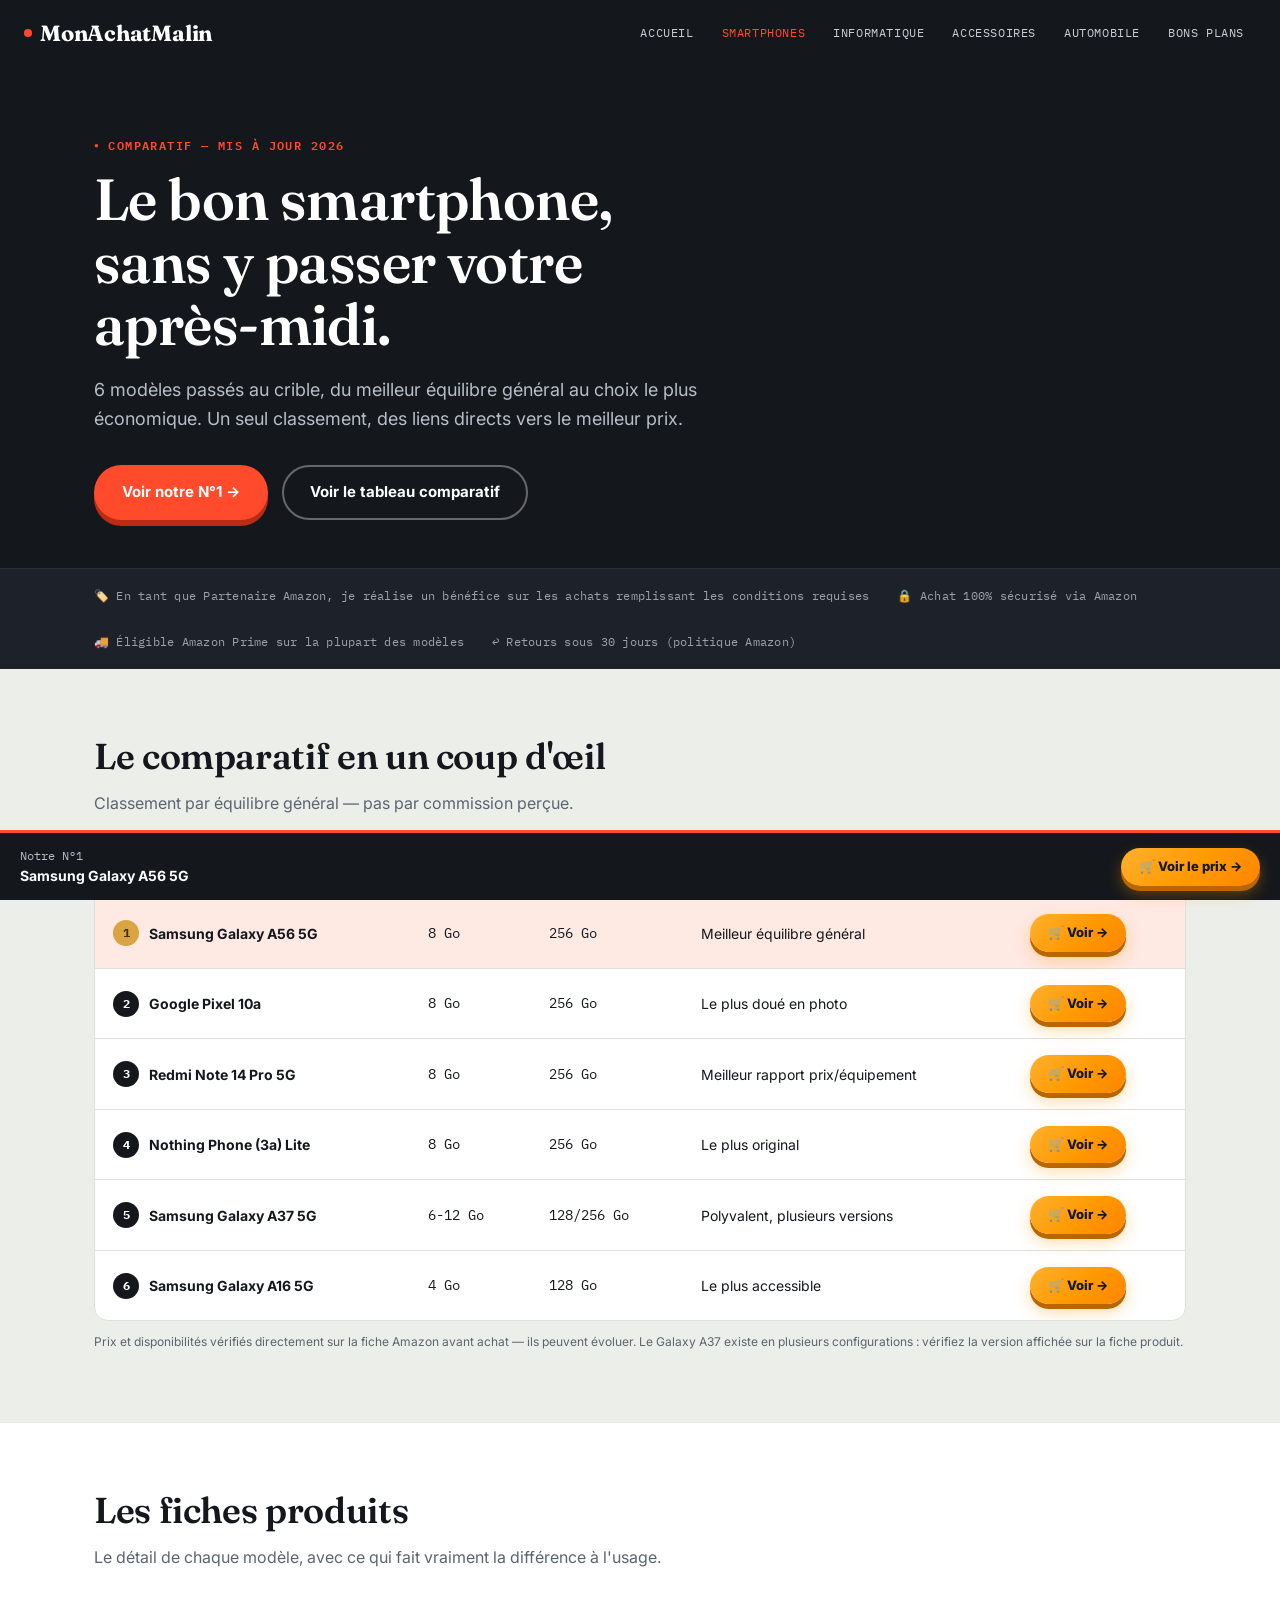
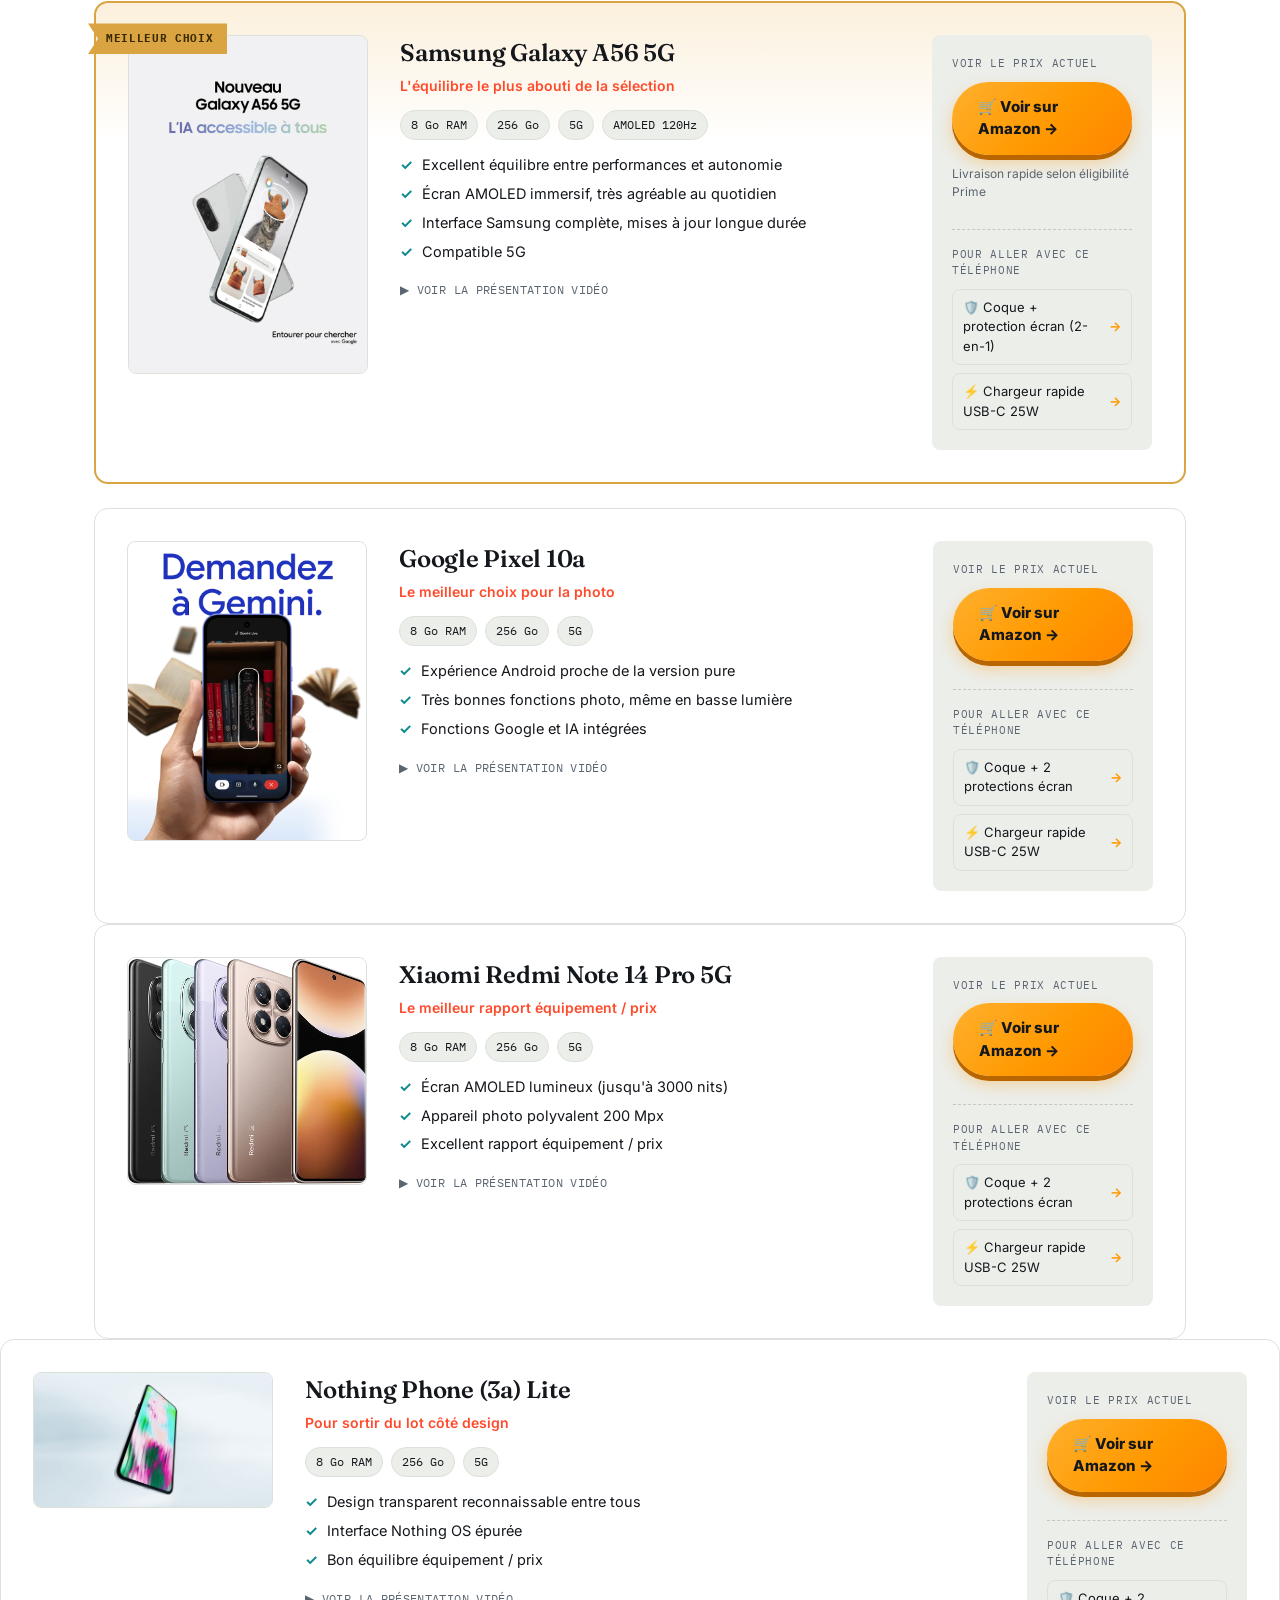
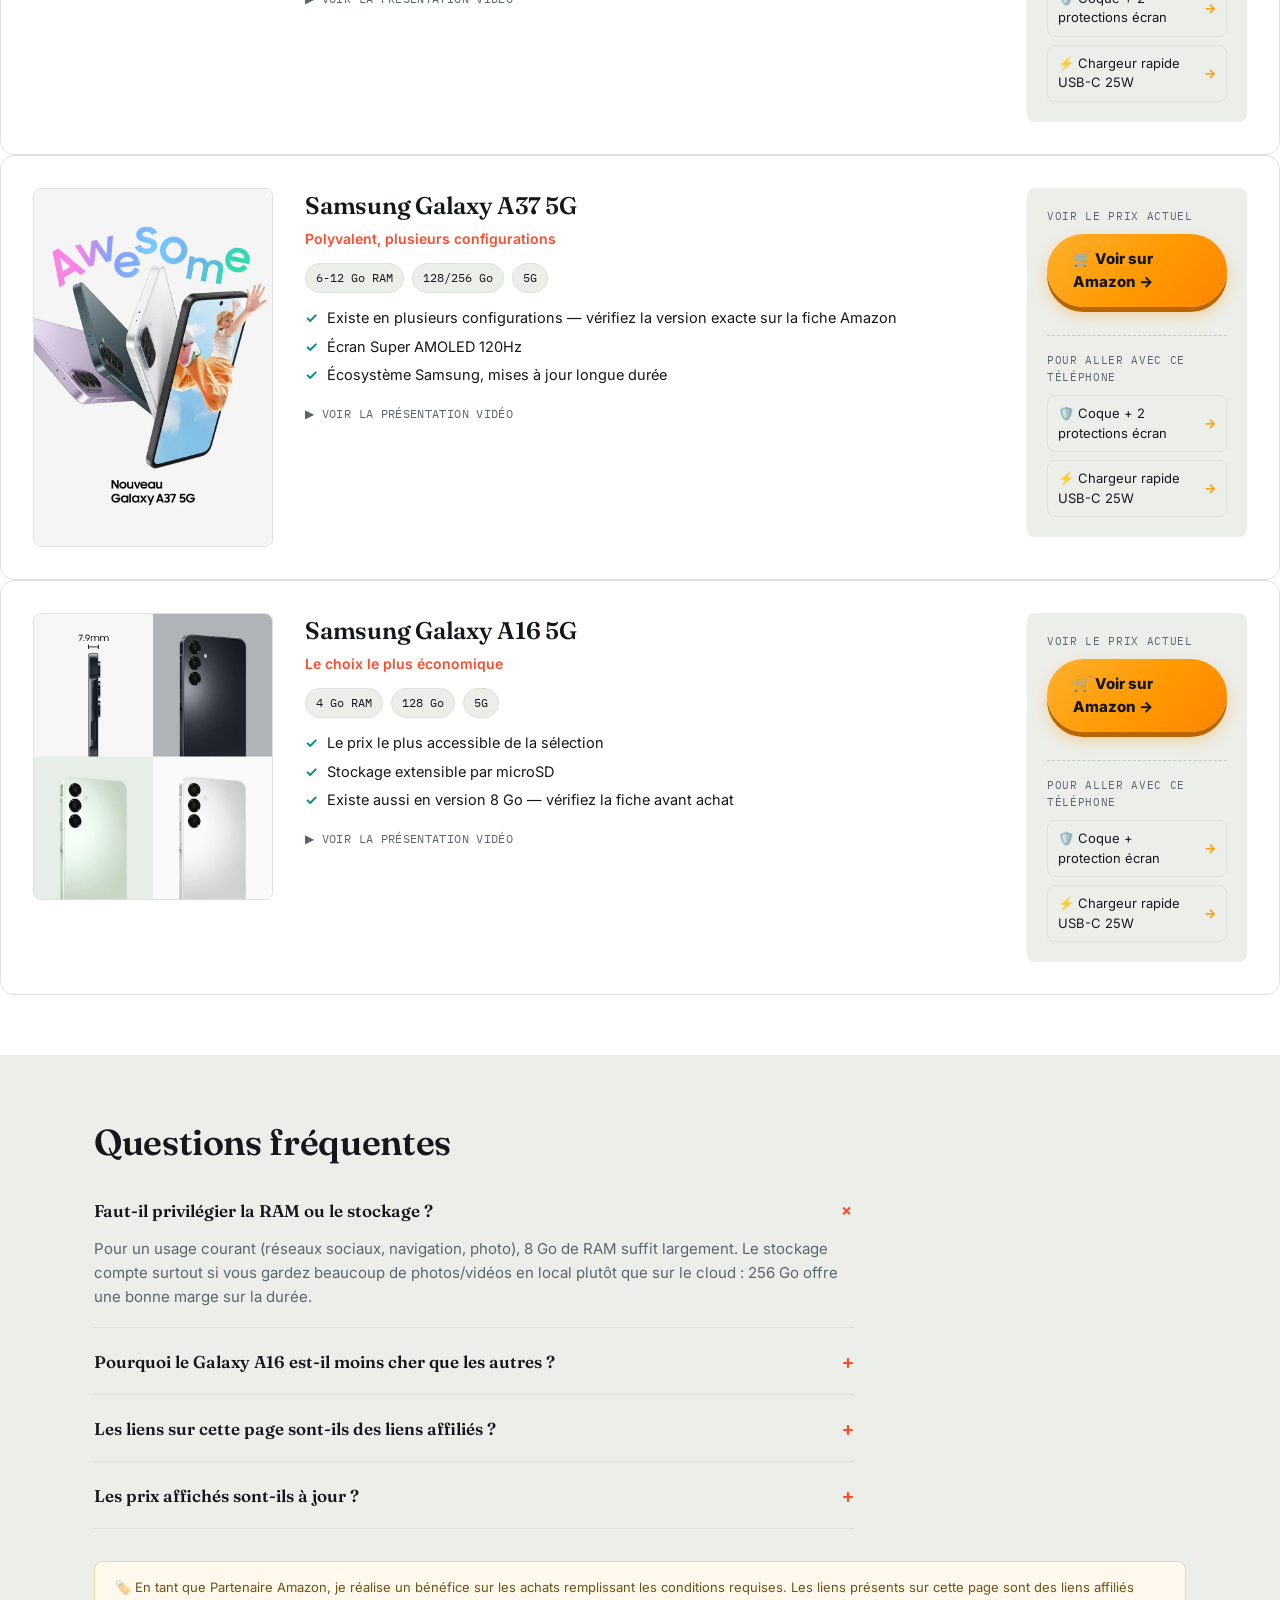
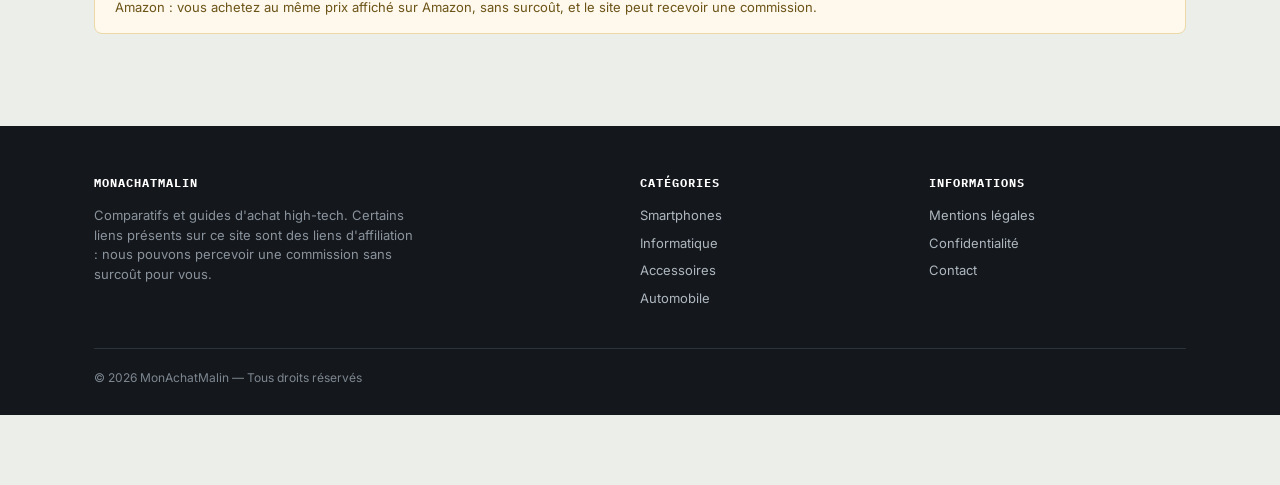
<file: smartphones-comparatif.html>
<!DOCTYPE html>
<html lang="fr">
<head>
<meta charset="UTF-8">
<meta name="viewport" content="width=device-width, initial-scale=1.0">
<title>Comparatif Smartphones 2026 – Les 6 meilleurs modèles | MonAchatMalin</title>
<meta name="description" content="Comparatif des 6 smartphones les plus intéressants en 2026 : Samsung Galaxy A56, Google Pixel 10a, Redmi Note 14 Pro 5G, Nothing Phone (3a) Lite, Galaxy A37 et Galaxy A16.">
<meta property="og:title" content="Comparatif Smartphones 2026 – Les 6 meilleurs modèles">
<meta property="og:description" content="6 smartphones testés et classés selon le rapport performances / autonomie / prix.">
<meta property="og:type" content="article">
<link rel="canonical" href="https://monachatmalin.github.io/smartphones-comparatif.html">
<link rel="stylesheet" href="style.css">
<script type="application/ld+json">
{
  "@context": "https://schema.org",
  "@type": "FAQPage",
  "mainEntity": [
    {
      "@type": "Question",
      "name": "Faut-il privilégier la RAM ou le stockage ?",
      "acceptedAnswer": {
        "@type": "Answer",
        "text": "Pour un usage courant (réseaux sociaux, navigation, photo), 8 Go de RAM suffit largement. Le stockage compte surtout si vous gardez beaucoup de photos/vidéos en local plutôt que sur le cloud : 256 Go offre une bonne marge sur la durée."
      }
    },
    {
      "@type": "Question",
      "name": "Pourquoi le Galaxy A16 est-il moins cher que les autres ?",
      "acceptedAnswer": {
        "@type": "Answer",
        "text": "Il embarque moins de RAM (4 Go contre 8 Go pour le reste de la sélection) et un processeur d'entrée de gamme. Il reste un bon choix si votre budget est serré ou pour un usage simple."
      }
    },
    {
      "@type": "Question",
      "name": "Les liens sur cette page sont-ils des liens affiliés ?",
      "acceptedAnswer": {
        "@type": "Answer",
        "text": "Oui. Certains liens vers Amazon sont des liens d'affiliation : si vous achetez via ces liens, le site peut percevoir une commission, sans surcoût pour vous. Le prix que vous payez est le même que si vous étiez arrivé directement sur Amazon."
      }
    },
    {
      "@type": "Question",
      "name": "Les prix affichés sont-ils à jour ?",
      "acceptedAnswer": {
        "@type": "Answer",
        "text": "Les prix évoluent régulièrement sur Amazon. Vérifiez toujours le prix affiché sur la fiche produit avant de finaliser votre achat."
      }
    }
  ]
}
</script>
<script type="application/ld+json">
{
  "@context": "https://schema.org",
  "@type": "BreadcrumbList",
  "itemListElement": [
    {"@type": "ListItem", "position": 1, "name": "Accueil", "item": "https://monachatmalin.github.io/index.html"},
    {"@type": "ListItem", "position": 2, "name": "Smartphones", "item": "https://monachatmalin.github.io/smartphones.html"},
    {"@type": "ListItem", "position": 3, "name": "Comparatif Smartphones 2026", "item": "https://monachatmalin.github.io/smartphones-comparatif.html"}
  ]
}
</script>
</head>
<body>

<header class="site">
  <div class="bar">
    <a href="index.html" class="logo"><span class="dot"></span>MonAchatMalin</a>
    <nav class="main">
      <a href="index.html">Accueil</a>
      <a href="smartphones.html" class="current">Smartphones</a>
      <a href="informatique.html">Informatique</a>
      <a href="accessoires.html">Accessoires</a>
      <a href="automobile.html">Automobile</a>
      <a href="bons-plans.html">Bons plans</a>
    </nav>
  </div>
</header>

<section class="hero" style="padding-bottom:0;">
  <div class="wrap">
    <p class="eyebrow">Comparatif — mis à jour 2026</p>
    <h1>Le bon smartphone, sans y passer votre après-midi.</h1>
    <p class="lead">6 modèles passés au crible, du meilleur équilibre général au choix le plus économique. Un seul classement, des liens directs vers le meilleur prix.</p>
    <div class="cta-group">
      <a href="#top-pick" class="btn primary">Voir notre N°1 →</a>
      <a href="#comparatif" class="btn ghost">Voir le tableau comparatif</a>
    </div>
  </div>
  <div style="height:48px;"></div>
</section>
<div class="trust-strip">
  <div class="wrap">
    <span>🏷️ En tant que Partenaire Amazon, je réalise un bénéfice sur les achats remplissant les conditions requises</span>
    <span>🔒 Achat 100% sécurisé via Amazon</span>
    <span>🚚 Éligible Amazon Prime sur la plupart des modèles</span>
    <span>↩️ Retours sous 30 jours (politique Amazon)</span>
  </div>
</div>

<section id="comparatif">
  <div class="wrap">
    <h2 class="section-title">Le comparatif en un coup d'œil</h2>
    <p class="section-sub">Classement par équilibre général — pas par commission perçue.</p>
    <div class="table-wrap">
      <table class="spec">
        <thead>
          <tr>
            <th>Modèle</th>
            <th>RAM</th>
            <th>Stockage</th>
            <th>Notre avis</th>
            <th>Prix</th>
          </tr>
        </thead>
        <tbody>
          <tr class="best-row">
            <td class="name-cell"><span class="name-cell-inner"><span class="pill-rank gold">1</span> Samsung Galaxy A56 5G</span></td>
            <td class="spec-num" data-label="RAM">8 Go</td><td class="spec-num" data-label="Stockage">256 Go</td><td data-label="Notre avis">Meilleur équilibre général</td><td data-label="Prix"><a target="_blank" rel="sponsored noopener" href="https://amzn.to/3U5sVax" class="btn amazon small">🛒 Voir →</a></td>
          </tr>
          <tr>
            <td class="name-cell"><span class="name-cell-inner"><span class="pill-rank">2</span> Google Pixel 10a</span></td>
            <td class="spec-num" data-label="RAM">8 Go</td><td class="spec-num" data-label="Stockage">256 Go</td><td data-label="Notre avis">Le plus doué en photo</td><td data-label="Prix"><a target="_blank" rel="sponsored noopener" href="https://amzn.to/4q85OrW" class="btn amazon small">🛒 Voir →</a></td>
          </tr>
          <tr>
            <td class="name-cell"><span class="name-cell-inner"><span class="pill-rank">3</span> Redmi Note 14 Pro 5G</span></td>
            <td class="spec-num" data-label="RAM">8 Go</td><td class="spec-num" data-label="Stockage">256 Go</td><td data-label="Notre avis">Meilleur rapport prix/équipement</td><td data-label="Prix"><a target="_blank" rel="sponsored noopener" href="https://amzn.to/4xs4DWL" class="btn amazon small">🛒 Voir →</a></td>
          </tr>
          <tr>
            <td class="name-cell"><span class="name-cell-inner"><span class="pill-rank">4</span> Nothing Phone (3a) Lite</span></td>
            <td class="spec-num" data-label="RAM">8 Go</td><td class="spec-num" data-label="Stockage">256 Go</td><td data-label="Notre avis">Le plus original</td><td data-label="Prix"><a target="_blank" rel="sponsored noopener" href="https://amzn.to/4z22aUJ" class="btn amazon small">🛒 Voir →</a></td>
          </tr>
          <tr>
            <td class="name-cell"><span class="name-cell-inner"><span class="pill-rank">5</span> Samsung Galaxy A37 5G</span></td>
            <td class="spec-num" data-label="RAM">6-12 Go</td><td class="spec-num" data-label="Stockage">128/256 Go</td><td data-label="Notre avis">Polyvalent, plusieurs versions</td><td data-label="Prix"><a target="_blank" rel="sponsored noopener" href="https://amzn.to/4wam50N" class="btn amazon small">🛒 Voir →</a></td>
          </tr>
          <tr>
            <td class="name-cell"><span class="name-cell-inner"><span class="pill-rank">6</span> Samsung Galaxy A16 5G</span></td>
            <td class="spec-num" data-label="RAM">4 Go</td><td class="spec-num" data-label="Stockage">128 Go</td><td data-label="Notre avis">Le plus accessible</td><td data-label="Prix"><a target="_blank" rel="sponsored noopener" href="https://amzn.to/3SiGOBM" class="btn amazon small">🛒 Voir →</a></td>
          </tr>
        </tbody>
      </table>
    </div>
    <p style="font-size:12px; color:var(--muted); margin-top:12px;">Prix et disponibilités vérifiés directement sur la fiche Amazon avant achat — ils peuvent évoluer. Le Galaxy A37 existe en plusieurs configurations : vérifiez la version affichée sur la fiche produit.</p>
  </div>
</section>

<section class="on-card" id="top-pick">
  <div class="wrap">
    <h2 class="section-title">Les fiches produits</h2>
    <p class="section-sub">Le détail de chaque modèle, avec ce qui fait vraiment la différence à l'usage.</p>

    <div class="product-grid">

      <div class="product featured">
        <span class="ribbon">Meilleur choix</span>
        <div class="media">
          <img src="images/galaxy-a56.jpg" alt="Samsung Galaxy A56 5G 8 Go RAM 256 Go">
        </div>
        <div class="body">
          <h3>Samsung Galaxy A56 5G</h3>
          <p class="tagline">L'équilibre le plus abouti de la sélection</p>
          <div class="chips">
            <span class="chip">8 Go RAM</span>
            <span class="chip">256 Go</span>
            <span class="chip">5G</span>
            <span class="chip">AMOLED 120Hz</span>
          </div>
          <ul class="points">
            <li>Excellent équilibre entre performances et autonomie</li>
            <li>Écran AMOLED immersif, très agréable au quotidien</li>
            <li>Interface Samsung complète, mises à jour longue durée</li>
            <li>Compatible 5G</li>
          </ul>
          <a class="video-link" href="https://www.youtube.com/watch?v=pcJLtWhuBgA" target="_blank" rel="noopener">▶ Voir la présentation vidéo</a>
        </div>
        <div class="buy-panel">
          <span class="price-label">Voir le prix actuel</span>
          <a target="_blank" rel="sponsored noopener" href="https://amzn.to/3U5sVax" class="btn amazon block">🛒 Voir sur Amazon →</a>
          <span class="price-note-2">Livraison rapide selon éligibilité Prime</span>
        <div class="cross-sell">
          <p class="cross-title">Pour aller avec ce téléphone</p>
          <div class="cross-links">
            <a href="https://www.amazon.fr/dp/B0DNYZT5KF?tag=sasbo76-21" target="_blank" rel="sponsored noopener" class="cross-link">🛡️ Coque + protection écran (2-en-1) <span class="arrow">→</span></a>
            <a href="https://www.amazon.fr/dp/B07TV8N1HR?tag=sasbo76-21" target="_blank" rel="sponsored noopener" class="cross-link">⚡ Chargeur rapide USB-C 25W <span class="arrow">→</span></a>
          </div>
        </div>
        </div>
      </div>

      <div class="product">
        <div class="media">
          <img src="images/pixel-10a.jpg" alt="Google Pixel 10a 8 Go RAM 256 Go">
        </div>
        <div class="body">
          <h3>Google Pixel 10a</h3>
          <p class="tagline">Le meilleur choix pour la photo</p>
          <div class="chips">
            <span class="chip">8 Go RAM</span>
            <span class="chip">256 Go</span>
            <span class="chip">5G</span>
          </div>
          <ul class="points">
            <li>Expérience Android proche de la version pure</li>
            <li>Très bonnes fonctions photo, même en basse lumière</li>
            <li>Fonctions Google et IA intégrées</li>
          </ul>
          <a class="video-link" href="https://www.youtube.com/watch?v=pMK6QIdrYq0" target="_blank" rel="noopener">▶ Voir la présentation vidéo</a>
        </div>
        <div class="buy-panel">
          <span class="price-label">Voir le prix actuel</span>
          <a target="_blank" rel="sponsored noopener" href="https://amzn.to/4q85OrW" class="btn amazon block">🛒 Voir sur Amazon →</a>
        
        <div class="cross-sell">
          <p class="cross-title">Pour aller avec ce téléphone</p>
          <div class="cross-links">
            <a href="https://www.amazon.fr/dp/B0GCJM98MW?tag=sasbo76-21" target="_blank" rel="sponsored noopener" class="cross-link">🛡️ Coque + 2 protections écran <span class="arrow">→</span></a>
            <a href="https://www.amazon.fr/dp/B07TV8N1HR?tag=sasbo76-21" target="_blank" rel="sponsored noopener" class="cross-link">⚡ Chargeur rapide USB-C 25W <span class="arrow">→</span></a>
          </div>
        </div>
        </div>
        </div>
      </div>

      <div class="product">
        <div class="media">
          <img src="images/redmi-note-14-pro.jpg" alt="Xiaomi Redmi Note 14 Pro 5G 8 Go RAM 256 Go">
        </div>
        <div class="body">
          <h3>Xiaomi Redmi Note 14 Pro 5G</h3>
          <p class="tagline">Le meilleur rapport équipement / prix</p>
          <div class="chips">
            <span class="chip">8 Go RAM</span>
            <span class="chip">256 Go</span>
            <span class="chip">5G</span>
          </div>
          <ul class="points">
            <li>Écran AMOLED lumineux (jusqu'à 3000 nits)</li>
            <li>Appareil photo polyvalent 200 Mpx</li>
            <li>Excellent rapport équipement / prix</li>
          </ul>
          <a class="video-link" href="https://www.youtube.com/watch?v=jIJoTIz1ZhA" target="_blank" rel="noopener">▶ Voir la présentation vidéo</a>
        </div>
        <div class="buy-panel">
          <span class="price-label">Voir le prix actuel</span>
          <a target="_blank" rel="sponsored noopener" href="https://amzn.to/4xs4DWL" class="btn amazon block">🛒 Voir sur Amazon →</a>
        
        <div class="cross-sell">
          <p class="cross-title">Pour aller avec ce téléphone</p>
          <div class="cross-links">
            <a href="https://www.amazon.fr/dp/B0FX3KVPVV?tag=sasbo76-21" target="_blank" rel="sponsored noopener" class="cross-link">🛡️ Coque + 2 protections écran <span class="arrow">→</span></a>
            <a href="https://www.amazon.fr/dp/B07TV8N1HR?tag=sasbo76-21" target="_blank" rel="sponsored noopener" class="cross-link">⚡ Chargeur rapide USB-C 25W <span class="arrow">→</span></a>
          </div>
        </div>
        </div>
        </div>
      </div>

      <div class="product">
        <div class="media">
          <img src="images/nothing-phone-3a-lite.jpg" alt="Nothing Phone 3a Lite 8 Go RAM 256 Go">
        </div>
        <div class="body">
          <h3>Nothing Phone (3a) Lite</h3>
          <p class="tagline">Pour sortir du lot côté design</p>
          <div class="chips">
            <span class="chip">8 Go RAM</span>
            <span class="chip">256 Go</span>
            <span class="chip">5G</span>
          </div>
          <ul class="points">
            <li>Design transparent reconnaissable entre tous</li>
            <li>Interface Nothing OS épurée</li>
            <li>Bon équilibre équipement / prix</li>
          </ul>
          <a class="video-link" href="https://www.youtube.com/watch?v=GO-M9aXcT-s" target="_blank" rel="noopener">▶ Voir la présentation vidéo</a>
        </div>
        <div class="buy-panel">
          <span class="price-label">Voir le prix actuel</span>
          <a target="_blank" rel="sponsored noopener" href="https://amzn.to/4z22aUJ" class="btn amazon block">🛒 Voir sur Amazon →</a>
        
        <div class="cross-sell">
          <p class="cross-title">Pour aller avec ce téléphone</p>
          <div class="cross-links">
            <a href="https://www.amazon.fr/dp/B0G5YNL6K1?tag=sasbo76-21" target="_blank" rel="sponsored noopener" class="cross-link">🛡️ Coque + 2 protections écran <span class="arrow">→</span></a>
            <a href="https://www.amazon.fr/dp/B07TV8N1HR?tag=sasbo76-21" target="_blank" rel="sponsored noopener" class="cross-link">⚡ Chargeur rapide USB-C 25W <span class="arrow">→</span></a>
          </div>
        </div>
        </div>
        </div>
      </div>

      <div class="product">
        <div class="media">
          <img src="images/galaxy-a37.jpg" alt="Samsung Galaxy A37 5G 6 à 12 Go RAM selon version">
        </div>
        <div class="body">
          <h3>Samsung Galaxy A37 5G</h3>
          <p class="tagline">Polyvalent, plusieurs configurations</p>
          <div class="chips">
            <span class="chip">6-12 Go RAM</span>
            <span class="chip">128/256 Go</span>
            <span class="chip">5G</span>
          </div>
          <ul class="points">
            <li>Existe en plusieurs configurations — vérifiez la version exacte sur la fiche Amazon</li>
            <li>Écran Super AMOLED 120Hz</li>
            <li>Écosystème Samsung, mises à jour longue durée</li>
          </ul>
          <a class="video-link" href="https://www.youtube.com/watch?v=Qr3ZbWyrUpQ" target="_blank" rel="noopener">▶ Voir la présentation vidéo</a>
        </div>
        <div class="buy-panel">
          <span class="price-label">Voir le prix actuel</span>
          <a target="_blank" rel="sponsored noopener" href="https://amzn.to/4wam50N" class="btn amazon block">🛒 Voir sur Amazon →</a>
        
        <div class="cross-sell">
          <p class="cross-title">Pour aller avec ce téléphone</p>
          <div class="cross-links">
            <a href="https://www.amazon.fr/dp/B0GCDMWWFV?tag=sasbo76-21" target="_blank" rel="sponsored noopener" class="cross-link">🛡️ Coque + 2 protections écran <span class="arrow">→</span></a>
            <a href="https://www.amazon.fr/dp/B07TV8N1HR?tag=sasbo76-21" target="_blank" rel="sponsored noopener" class="cross-link">⚡ Chargeur rapide USB-C 25W <span class="arrow">→</span></a>
          </div>
        </div>
        </div>
        </div>
      </div>

      <div class="product">
        <div class="media">
          <img src="images/galaxy-a16.jpg" alt="Samsung Galaxy A16 5G 4 Go RAM 128 Go">
        </div>
        <div class="body">
          <h3>Samsung Galaxy A16 5G</h3>
          <p class="tagline">Le choix le plus économique</p>
          <div class="chips">
            <span class="chip">4 Go RAM</span>
            <span class="chip">128 Go</span>
            <span class="chip">5G</span>
          </div>
          <ul class="points">
            <li>Le prix le plus accessible de la sélection</li>
            <li>Stockage extensible par microSD</li>
            <li>Existe aussi en version 8 Go — vérifiez la fiche avant achat</li>
          </ul>
          <a class="video-link" href="https://www.youtube.com/watch?v=ZLIjzl4JqJI" target="_blank" rel="noopener">▶ Voir la présentation vidéo</a>
        </div>
        <div class="buy-panel">
          <span class="price-label">Voir le prix actuel</span>
          <a target="_blank" rel="sponsored noopener" href="https://amzn.to/3SiGOBM" class="btn amazon block">🛒 Voir sur Amazon →</a>
        
        <div class="cross-sell">
          <p class="cross-title">Pour aller avec ce téléphone</p>
          <div class="cross-links">
            <a href="https://www.amazon.fr/dp/B0DHS74KJH?tag=sasbo76-21" target="_blank" rel="sponsored noopener" class="cross-link">🛡️ Coque + protection écran <span class="arrow">→</span></a>
            <a href="https://www.amazon.fr/dp/B07TV8N1HR?tag=sasbo76-21" target="_blank" rel="sponsored noopener" class="cross-link">⚡ Chargeur rapide USB-C 25W <span class="arrow">→</span></a>
          </div>
        </div>
        </div>
        </div>
      </div>

    </div>
  </div>
</section>

<section>
  <div class="wrap">
    <h2 class="section-title">Questions fréquentes</h2>
    <div class="faq">
      <details open>
        <summary>Faut-il privilégier la RAM ou le stockage ?</summary>
        <p>Pour un usage courant (réseaux sociaux, navigation, photo), 8 Go de RAM suffit largement. Le stockage compte surtout si vous gardez beaucoup de photos/vidéos en local plutôt que sur le cloud : 256 Go offre une bonne marge sur la durée.</p>
      </details>
      <details>
        <summary>Pourquoi le Galaxy A16 est-il moins cher que les autres ?</summary>
        <p>Il embarque moins de RAM (4 Go contre 8 Go pour le reste de la sélection) et un processeur d'entrée de gamme. Il reste un bon choix si votre budget est serré ou pour un usage simple.</p>
      </details>
      <details>
        <summary>Les liens sur cette page sont-ils des liens affiliés ?</summary>
        <p>Oui. Certains liens vers Amazon sont des liens d'affiliation : si vous achetez via ces liens, le site peut percevoir une commission, sans surcoût pour vous. Le prix que vous payez est le même que si vous étiez arrivé directement sur Amazon.</p>
      </details>
      <details>
        <summary>Les prix affichés sont-ils à jour ?</summary>
        <p>Les prix évoluent régulièrement sur Amazon. Vérifiez toujours le prix affiché sur la fiche produit avant de finaliser votre achat.</p>
      </details>
    </div>
    <div class="disclosure">
      🏷️ En tant que Partenaire Amazon, je réalise un bénéfice sur les achats remplissant les conditions requises. Les liens présents sur cette page sont des liens affiliés Amazon : vous achetez au même prix affiché sur Amazon, sans surcoût, et le site peut recevoir une commission.
    </div>
  </div>
</section>

<footer class="site">
  <div class="wrap">
    <div class="cols">
      <div>
        <h4>MonAchatMalin</h4>
        <p style="max-width:40ch; color:#8a939c;">Comparatifs et guides d'achat high-tech. Certains liens présents sur ce site sont des liens d'affiliation : nous pouvons percevoir une commission sans surcoût pour vous.</p>
      </div>
      <div>
        <h4>Catégories</h4>
        <a href="smartphones.html">Smartphones</a>
        <a href="informatique.html">Informatique</a>
        <a href="accessoires.html">Accessoires</a>
        <a href="automobile.html">Automobile</a>
      </div>
      <div>
        <h4>Informations</h4>
        <a href="mentions-legales.html">Mentions légales</a>
        <a href="politique-confidentialite.html">Confidentialité</a>
        <a href="contact.html">Contact</a>
      </div>
    </div>
    <div class="legal">© 2026 MonAchatMalin — Tous droits réservés</div>
  </div>
</footer>

<div class="sticky-buy">
  <div class="info">Notre N°1 <strong>Samsung Galaxy A56 5G</strong></div>
  <a target="_blank" rel="sponsored noopener" href="https://amzn.to/3U5sVax" class="btn amazon small">🛒 Voir le prix →</a>
</div>

</body>
</html>
</file>
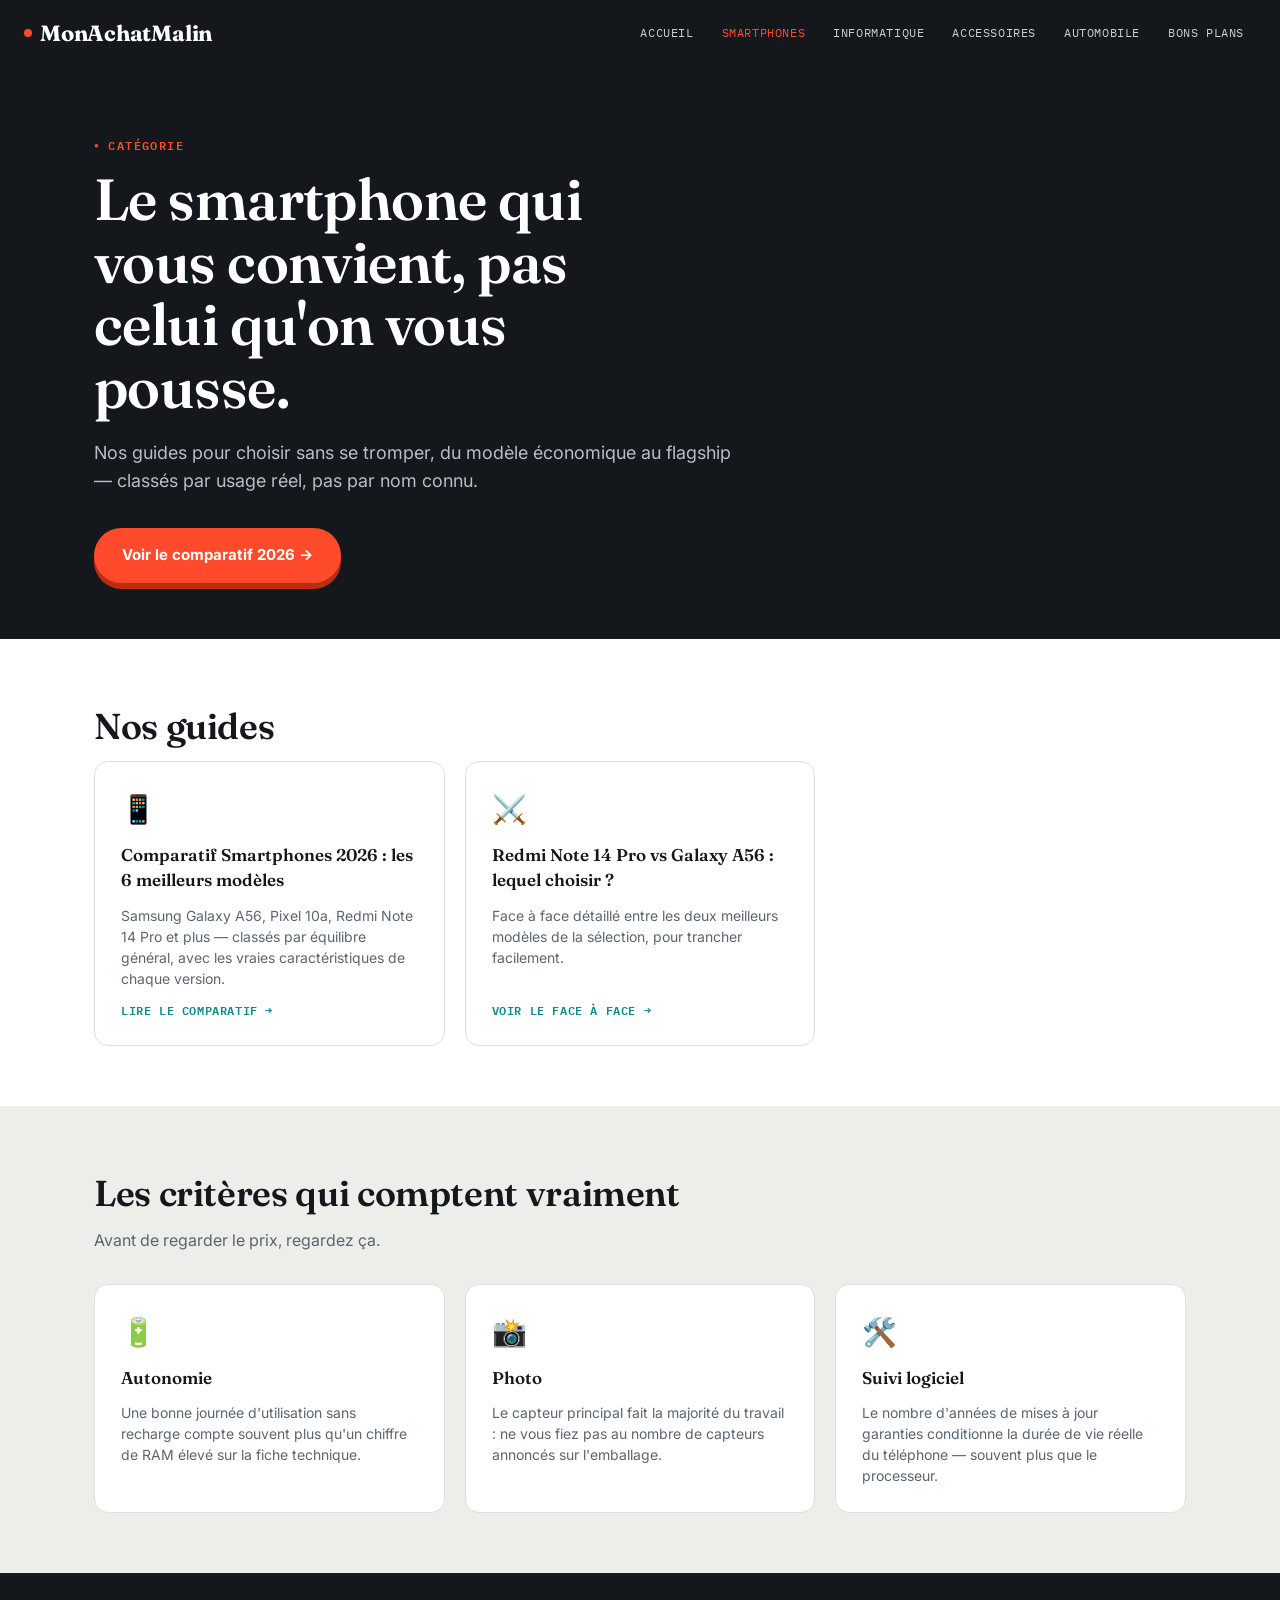
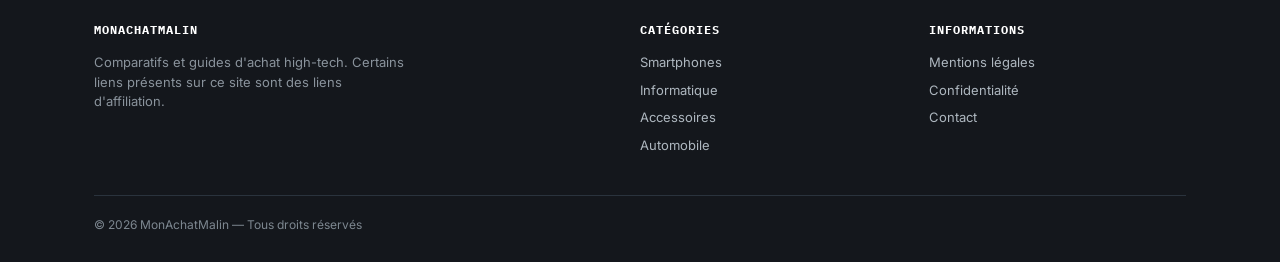
<file: smartphones.html>
<!DOCTYPE html>
<html lang="fr">
<head>
<meta charset="UTF-8">
<meta name="viewport" content="width=device-width, initial-scale=1.0">
<title>Smartphones – Guides et comparatifs | MonAchatMalin</title>
<meta name="description" content="Tous nos guides et comparatifs smartphones : comment choisir, quels modèles privilégier selon votre budget.">
<link rel="canonical" href="https://monachatmalin.github.io/smartphones.html">
<link rel="stylesheet" href="style.css">
</head>
<body>

<header class="site">
  <div class="bar">
    <a href="index.html" class="logo"><span class="dot"></span>MonAchatMalin</a>
    <nav class="main">
      <a href="index.html">Accueil</a>
      <a href="smartphones.html" class="current">Smartphones</a>
      <a href="informatique.html">Informatique</a>
      <a href="accessoires.html">Accessoires</a>
      <a href="automobile.html">Automobile</a>
      <a href="bons-plans.html">Bons plans</a>
    </nav>
  </div>
</header>

<section class="hero">
  <div class="wrap">
    <p class="eyebrow">Catégorie</p>
    <h1>Le smartphone qui vous convient, pas celui qu'on vous pousse.</h1>
    <p class="lead">Nos guides pour choisir sans se tromper, du modèle économique au flagship — classés par usage réel, pas par nom connu.</p>
    <div class="cta-group">
      <a href="smartphones-comparatif.html" class="btn primary">Voir le comparatif 2026 →</a>
    </div>
  </div>
</section>

<section class="on-card">
  <div class="wrap">
    <h2 class="section-title">Nos guides</h2>
    <div class="grid cols-3">
      <div class="card">
        <span class="icon">📱</span>
        <h3>Comparatif Smartphones 2026 : les 6 meilleurs modèles</h3>
        <p>Samsung Galaxy A56, Pixel 10a, Redmi Note 14 Pro et plus — classés par équilibre général, avec les vraies caractéristiques de chaque version.</p>
        <a href="smartphones-comparatif.html" class="card-link">Lire le comparatif →</a>
      </div>
      <div class="card">
        <span class="icon">⚔️</span>
        <h3>Redmi Note 14 Pro vs Galaxy A56 : lequel choisir ?</h3>
        <p>Face à face détaillé entre les deux meilleurs modèles de la sélection, pour trancher facilement.</p>
        <a href="redmi-note-14-pro-vs-galaxy-a56.html" class="card-link">Voir le face à face →</a>
      </div>
    </div>
  </div>
</section>

<section>
  <div class="wrap">
    <h2 class="section-title">Les critères qui comptent vraiment</h2>
    <p class="section-sub">Avant de regarder le prix, regardez ça.</p>
    <div class="grid cols-3">
      <div class="card">
        <span class="icon">🔋</span>
        <h3>Autonomie</h3>
        <p>Une bonne journée d'utilisation sans recharge compte souvent plus qu'un chiffre de RAM élevé sur la fiche technique.</p>
      </div>
      <div class="card">
        <span class="icon">📸</span>
        <h3>Photo</h3>
        <p>Le capteur principal fait la majorité du travail : ne vous fiez pas au nombre de capteurs annoncés sur l'emballage.</p>
      </div>
      <div class="card">
        <span class="icon">🛠️</span>
        <h3>Suivi logiciel</h3>
        <p>Le nombre d'années de mises à jour garanties conditionne la durée de vie réelle du téléphone — souvent plus que le processeur.</p>
      </div>
    </div>
  </div>
</section>

<footer class="site">
  <div class="wrap">
    <div class="cols">
      <div>
        <h4>MonAchatMalin</h4>
        <p style="max-width:40ch; color:#8a939c;">Comparatifs et guides d'achat high-tech. Certains liens présents sur ce site sont des liens d'affiliation.</p>
      </div>
      <div>
        <h4>Catégories</h4>
        <a href="smartphones.html">Smartphones</a>
        <a href="informatique.html">Informatique</a>
        <a href="accessoires.html">Accessoires</a>
        <a href="automobile.html">Automobile</a>
      </div>
      <div>
        <h4>Informations</h4>
        <a href="mentions-legales.html">Mentions légales</a>
        <a href="politique-confidentialite.html">Confidentialité</a>
        <a href="contact.html">Contact</a>
      </div>
    </div>
    <div class="legal">© 2026 MonAchatMalin — Tous droits réservés</div>
  </div>
</footer>

</body>
</html>
</file>
<file: style.css>
/* ============================================================
   GUIDE TECH — design system v2
   Direction : boutique premium / vitrine produit qui convertit
   Évolution du système v1 (fiche technique) vers un rendu
   plus désirable : grandes cartes produit, typographie
   éditoriale, CTA proéminent, badge "meilleur choix".
   ============================================================ */

@import url('https://fonts.googleapis.com/css2?family=Fraunces:opsz,wght@9..144,500;9..144,600;9..144,700&family=IBM+Plex+Mono:wght@400;500;600&family=Inter:wght@400;500;600;700;800&display=swap');

:root {
  --ink: #14171c;
  --ink-2: #1d222a;
  --paper: #eceeea;
  --card: #ffffff;
  --line: #dde1dc;
  --line-strong: #c3c9c2;
  --muted: #5b6570;
  --signal: #ff4b2b;
  --signal-deep: #b82d14;
  --signal-soft: #ffe9e3;
  --teal: #0f8b8d;
  --teal-soft: #e3f4f3;
  --gold: #d9a441;
  --gold-soft: #fbf0dc;

  --font-display: 'Fraunces', Georgia, serif;
  --font-body: 'Inter', -apple-system, sans-serif;
  --font-mono: 'IBM Plex Mono', monospace;

  --radius: 14px;
  --radius-sm: 8px;
  --wrap: 1140px;
}

* { box-sizing: border-box; }
html { scroll-behavior: smooth; }
body {
  margin: 0;
  background: var(--paper);
  color: var(--ink);
  font-family: var(--font-body);
  line-height: 1.5;
  -webkit-font-smoothing: antialiased;
  padding-bottom: 0;
}
img { max-width: 100%; display: block; }
a { color: inherit; }
.wrap { max-width: var(--wrap); margin: 0 auto; padding: 0 24px; }

/* ---------- header ---------- */
header.site {
  background: var(--ink);
  color: #fff;
  position: sticky;
  top: 0;
  z-index: 50;
}
header.site .bar {
  display: flex;
  align-items: center;
  justify-content: space-between;
  padding: 16px 24px;
  gap: 16px;
  flex-wrap: wrap;
}
.logo {
  font-family: var(--font-display);
  font-weight: 700;
  font-size: 22px;
  letter-spacing: -0.01em;
  color: #fff;
  text-decoration: none;
  display: flex;
  align-items: center;
  gap: 8px;
}
.logo .dot { width: 8px; height: 8px; background: var(--signal); border-radius: 50%; display: inline-block; }
nav.main { display: flex; gap: 4px; flex-wrap: wrap; }
nav.main a {
  font-family: var(--font-mono);
  font-size: 12px;
  letter-spacing: 0.05em;
  text-transform: uppercase;
  color: #c7cfd6;
  text-decoration: none;
  padding: 8px 12px;
  border-radius: var(--radius-sm);
  transition: background .15s, color .15s;
}
nav.main a:hover, nav.main a:focus-visible { background: rgba(255,255,255,0.08); color: #fff; }
nav.main a.current { color: var(--signal); }

/* ---------- eyebrow ---------- */
.eyebrow {
  font-family: var(--font-mono);
  font-size: 12px;
  letter-spacing: 0.12em;
  text-transform: uppercase;
  color: var(--signal);
  display: inline-flex;
  align-items: center;
  gap: 8px;
  margin: 0 0 14px;
  font-weight: 600;
}
.eyebrow::before { content: '●'; font-size: 8px; }

/* ---------- hero ---------- */
.hero {
  background: var(--ink);
  color: #fff;
  padding: 64px 0 56px;
}
.hero h1 {
  font-family: var(--font-display);
  font-weight: 600;
  font-size: clamp(34px, 5.2vw, 58px);
  line-height: 1.08;
  letter-spacing: -0.01em;
  margin: 0 0 20px;
  max-width: 16ch;
}
.hero p.lead {
  font-size: 18px;
  color: #b6bec7;
  max-width: 58ch;
  margin: 0 0 32px;
  line-height: 1.6;
}
.hero .cta-group { display: flex; gap: 14px; flex-wrap: wrap; align-items: center; }

/* ---------- trust strip ---------- */
.trust-strip {
  background: var(--ink-2);
  border-top: 1px solid #2a303a;
}
.trust-strip .wrap {
  display: flex;
  gap: 28px;
  flex-wrap: wrap;
  padding: 18px 24px;
  font-family: var(--font-mono);
  font-size: 12px;
  letter-spacing: 0.02em;
  color: #9aa3ac;
}
.trust-strip span { display: flex; align-items: center; gap: 8px; }

/* ---------- buttons ---------- */
.btn {
  display: inline-flex;
  align-items: center;
  gap: 8px;
  font-family: var(--font-body);
  font-weight: 700;
  font-size: 15px;
  text-decoration: none;
  padding: 14px 26px;
  border-radius: 999px;
  border: 2px solid transparent;
  transition: transform .12s ease, box-shadow .12s ease, background .15s ease;
}
.btn:hover { transform: translateY(-2px); }
.btn:active { transform: translateY(0); }
.btn.primary { background: var(--signal); color: #fff; box-shadow: 0 6px 0 var(--signal-deep); }
.btn.primary:hover { box-shadow: 0 8px 0 var(--signal-deep); }
.btn.primary:active { box-shadow: 0 3px 0 var(--signal-deep); transform: translateY(3px); }
.btn.ghost { background: transparent; border-color: rgba(255,255,255,0.35); color: #fff; }
.btn.ghost:hover { border-color: #fff; }
.btn.on-paper.ghost { border-color: var(--ink); color: var(--ink); }
.btn.small { padding: 9px 18px; font-size: 13px; }
.btn.block { width: 100%; justify-content: center; }

/* ---------- Amazon buy button ---------- */
.btn.amazon {
  background: linear-gradient(135deg, #ffb02e 0%, #ff9900 55%, #ff8500 100%);
  color: #14171c;
  border: none;
  box-shadow: 0 5px 0 #b96600, 0 8px 16px rgba(255,153,0,0.35);
  position: relative;
  overflow: hidden;
  font-weight: 800;
}
.btn.amazon .cart-icon { width: 16px; height: 16px; flex-shrink: 0; }
.btn.amazon::before {
  content: '';
  position: absolute;
  top: 0; left: -60%;
  width: 40%; height: 100%;
  background: linear-gradient(120deg, transparent, rgba(255,255,255,0.55), transparent);
  transform: skewX(-20deg);
  transition: left .5s ease;
}
.btn.amazon:hover { transform: translateY(-2px); box-shadow: 0 7px 0 #b96600, 0 10px 20px rgba(255,153,0,0.45); }
.btn.amazon:hover::before { left: 130%; }
.btn.amazon:active { transform: translateY(3px); box-shadow: 0 2px 0 #b96600; }
.btn.amazon .by {
  font-family: var(--font-mono);
  font-size: 9px;
  font-weight: 600;
  opacity: 0.65;
  margin-left: 2px;
}

/* ---------- sections ---------- */
section { padding: 60px 0; }
section.on-card { background: var(--card); }
h2.section-title {
  font-family: var(--font-display);
  font-weight: 600;
  font-size: clamp(26px, 3.4vw, 36px);
  letter-spacing: -0.01em;
  margin: 0 0 8px;
}
p.section-sub {
  color: var(--muted);
  font-size: 16px;
  max-width: 60ch;
  margin: 0 0 32px;
}

/* ---------- quick comparison table ---------- */
.table-wrap { overflow: auto; border: 1px solid var(--line); border-radius: var(--radius); background: var(--card); }
table.spec {
  width: 100%;
  border-collapse: collapse;
  font-size: 14px;
  min-width: 680px;
}table.spec th {
  font-family: var(--font-mono);
  font-size: 11px;
  text-transform: uppercase;
  letter-spacing: 0.06em;
  color: var(--muted);
  text-align: left;
  padding: 16px 18px;
  border-bottom: 2px solid var(--ink);
}
table.spec td {
  padding: 16px 18px;
  border-bottom: 1px solid var(--line);
  vertical-align: middle;
}
table.spec tr:last-child td { border-bottom: none; }
table.spec tr.best-row td { background: var(--signal-soft); }
.spec-num { font-family: var(--font-mono); color: var(--ink); }
.name-cell { font-weight: 700; white-space: nowrap; }
.name-cell-inner { display: inline-flex; align-items: center; gap: 10px; }

/* ---------- responsive comparison table (mobile = stacked cards) ---------- */
@media (max-width: 700px) {
  .table-wrap { overflow-x: visible; border: none; background: none; }
  table.spec { min-width: 0; width: 100%; }
  table.spec thead { display: none; }
  table.spec, table.spec tbody, table.spec tr, table.spec td { display: block; width: 100%; }
  table.spec tr {
    border: 1px solid var(--line);
    border-radius: var(--radius);
    margin-bottom: 14px;
    padding: 4px 16px;
    background: var(--card);
  }
  table.spec tr.best-row { border: 2px solid var(--gold); background: var(--signal-soft); }
  table.spec td {
    border-bottom: 1px solid var(--line);
    padding: 10px 0;
    display: flex;
    justify-content: space-between;
    align-items: center;
    gap: 12px;
  }
  table.spec td:last-child { border-bottom: none; }
  table.spec td.name-cell { justify-content: flex-start; font-size: 16px; white-space: normal; }
  table.spec td[data-label]::before {
    content: attr(data-label);
    font-family: var(--font-mono);
    font-size: 11px;
    text-transform: uppercase;
    letter-spacing: 0.05em;
    color: var(--muted);
    flex-shrink: 0;
  }
}

/* ---------- rank pill ---------- */
.pill-rank {
  display: inline-flex;
  align-items: center;
  justify-content: center;
  font-family: var(--font-mono);
  font-weight: 700;
  font-size: 12px;
  width: 26px; height: 26px;
  border-radius: 50%;
  background: var(--ink);
  color: #fff;
  flex-shrink: 0;
}
.pill-rank.gold { background: var(--gold); color: #3a2a00; }

/* ---------- product showcase cards ---------- */
.product-grid { display: flex; flex-direction: column; gap: 24px; }
.product {
  background: var(--card);
  border: 1px solid var(--line);
  border-radius: var(--radius);
  padding: 32px;
  display: grid;
  grid-template-columns: 240px 1fr 220px;
  gap: 32px;
  position: relative;
  transition: box-shadow .18s ease, border-color .18s ease;
}
.product:hover { box-shadow: 0 12px 32px rgba(20,23,28,0.08); border-color: var(--line-strong); }
.product.featured {
  border: 2px solid var(--gold);
  background: linear-gradient(180deg, var(--gold-soft) 0%, var(--card) 140px);
}
.ribbon {
  position: absolute;
  top: 20px;
  left: -8px;
  background: var(--gold);
  color: #3a2a00;
  font-family: var(--font-mono);
  font-weight: 700;
  font-size: 11px;
  letter-spacing: 0.06em;
  text-transform: uppercase;
  padding: 7px 14px 7px 18px;
  clip-path: polygon(0 0, 100% 0, 100% 100%, 0 100%, 10px 50%);
}
@media (max-width: 900px) { .product { grid-template-columns: 1fr; } }
.product .media img { border-radius: var(--radius-sm); border: 1px solid var(--line); }
.product .body h3 {
  font-family: var(--font-display);
  font-weight: 600;
  font-size: 24px;
  margin: 0 0 4px;
  letter-spacing: -0.01em;
}
.product .body .tagline { color: var(--signal); font-weight: 600; font-size: 14px; margin: 0 0 14px; }
.product .chips { display: flex; gap: 8px; flex-wrap: wrap; margin-bottom: 14px; }
.chip {
  font-family: var(--font-mono);
  font-size: 12px;
  color: var(--ink);
  background: var(--paper);
  border: 1px solid var(--line);
  padding: 5px 10px;
  border-radius: 999px;
}
.product ul.points { margin: 0 0 14px; padding: 0; list-style: none; }
.product ul.points li { padding-left: 22px; position: relative; margin-bottom: 7px; font-size: 14.5px; color: var(--ink); }
.product ul.points li::before { content: '✓'; position: absolute; left: 0; color: var(--teal); font-weight: 700; }
.product .video-link {
  font-family: var(--font-mono); font-size: 12px; text-transform: uppercase;
  color: var(--muted); text-decoration: none; display: inline-block; letter-spacing: 0.03em;
}
.product .video-link:hover { color: var(--ink); }
.product .buy-panel {
  background: var(--paper);
  border-radius: var(--radius-sm);
  padding: 20px;
  display: flex;
  flex-direction: column;
  gap: 10px;
  align-self: start;
}
.product .buy-panel .price-label { font-family: var(--font-mono); font-size: 11px; text-transform: uppercase; color: var(--muted); letter-spacing: 0.06em; }
.product .buy-panel .price-note-2 { font-size: 12px; color: var(--muted); }

/* ---------- cross-sell accessories ---------- */
.cross-sell {
  margin-top: 18px;
  padding-top: 16px;
  border-top: 1px dashed var(--line-strong);
}
.cross-sell .cross-title {
  font-family: var(--font-mono);
  font-size: 11px;
  text-transform: uppercase;
  letter-spacing: 0.06em;
  color: var(--muted);
  margin: 0 0 10px;
}
.cross-sell .cross-links { display: flex; flex-direction: column; gap: 8px; }
.cross-sell a.cross-link {
  display: flex;
  align-items: center;
  gap: 8px;
  font-size: 13px;
  color: var(--ink);
  text-decoration: none;
  padding: 8px 10px;
  border-radius: var(--radius-sm);
  background: var(--paper);
  border: 1px solid var(--line);
  transition: border-color .15s, background .15s;
}
.cross-sell a.cross-link:hover { border-color: #ff9900; background: #fff8ec; }
.cross-sell a.cross-link .arrow { margin-left: auto; color: #ff9900; font-weight: 700; }

/* ---------- FAQ accordion ---------- */
.faq { max-width: 760px; }
.faq details {
  border-bottom: 1px solid var(--line);
  padding: 18px 0;
}
.faq summary {
  font-family: var(--font-display);
  font-weight: 600;
  font-size: 17px;
  cursor: pointer;
  list-style: none;
  display: flex;
  justify-content: space-between;
  align-items: center;
  gap: 12px;
}
.faq summary::-webkit-details-marker { display: none; }
.faq summary::after {
  content: '+';
  font-family: var(--font-mono);
  font-size: 20px;
  color: var(--signal);
  flex-shrink: 0;
  transition: transform .15s ease;
}
.faq details[open] summary::after { transform: rotate(45deg); }
.faq p { margin: 12px 0 0; color: var(--muted); font-size: 15px; line-height: 1.6; }

/* ---------- disclosure ---------- */
.disclosure {
  background: #fff8ec;
  border: 1px solid #ecd9a8;
  border-radius: var(--radius-sm);
  padding: 16px 20px;
  font-size: 13px;
  color: #6b5417;
  margin: 32px 0;
}

/* ---------- card grid (home) ---------- */
.grid { display: grid; gap: 20px; }
.grid.cols-3 { grid-template-columns: repeat(3, 1fr); }
.grid.cols-4 { grid-template-columns: repeat(4, 1fr); }
@media (max-width: 900px) { .grid.cols-3, .grid.cols-4 { grid-template-columns: repeat(2, 1fr); } }
@media (max-width: 600px) { .grid.cols-3, .grid.cols-4 { grid-template-columns: 1fr; } }
.card {
  background: var(--card);
  border: 1px solid var(--line);
  border-radius: var(--radius);
  padding: 26px;
  display: flex;
  flex-direction: column;
  gap: 12px;
  transition: box-shadow .15s, transform .15s;
}
.card:hover { box-shadow: 0 10px 26px rgba(20,23,28,0.08); transform: translateY(-2px); }
.card .icon { font-size: 28px; }
.card h3 { margin: 0; font-size: 17px; font-family: var(--font-display); font-weight: 600; }
.card p { margin: 0; color: var(--muted); font-size: 14px; flex-grow: 1; }
.card a.card-link { font-family: var(--font-mono); font-size: 12px; text-transform: uppercase; letter-spacing: 0.05em; color: var(--teal); text-decoration: none; font-weight: 600; }
.card a.card-link:hover { text-decoration: underline; }

/* ---------- sticky mobile buy bar ---------- */
.sticky-buy {
  position: sticky;
  bottom: 0;
  z-index: 40;
  background: var(--ink);
  color: #fff;
  padding: 14px 20px;
  display: flex;
  align-items: center;
  justify-content: space-between;
  gap: 16px;
  border-top: 3px solid var(--signal);
}
.sticky-buy .info { font-family: var(--font-mono); font-size: 12px; color: #b6bec7; }
.sticky-buy .info strong { color: #fff; display: block; font-family: var(--font-body); font-size: 14px; }

/* ---------- footer ---------- */
footer.site { background: var(--ink); color: #aeb7bf; padding: 48px 0 28px; font-size: 13px; }
footer.site .cols { display: grid; grid-template-columns: 2fr 1fr 1fr; gap: 32px; margin-bottom: 32px; }
@media (max-width: 700px) { footer.site .cols { grid-template-columns: 1fr; } }
footer.site h4 { font-family: var(--font-mono); font-size: 12px; text-transform: uppercase; letter-spacing: 0.08em; color: #fff; margin: 0 0 14px; }
footer.site a { color: #aeb7bf; text-decoration: none; display: block; margin-bottom: 8px; }
footer.site a:hover { color: #fff; }
footer.site .legal { border-top: 1px solid #2a333d; padding-top: 20px; font-size: 12px; color: #7d8790; }

/* ---------- accessibility ---------- */
a:focus-visible, button:focus-visible, summary:focus-visible { outline: 3px solid var(--teal); outline-offset: 2px; }
@media (prefers-reduced-motion: reduce) {
  * { transition: none !important; scroll-behavior: auto !important; }
}
</file>
